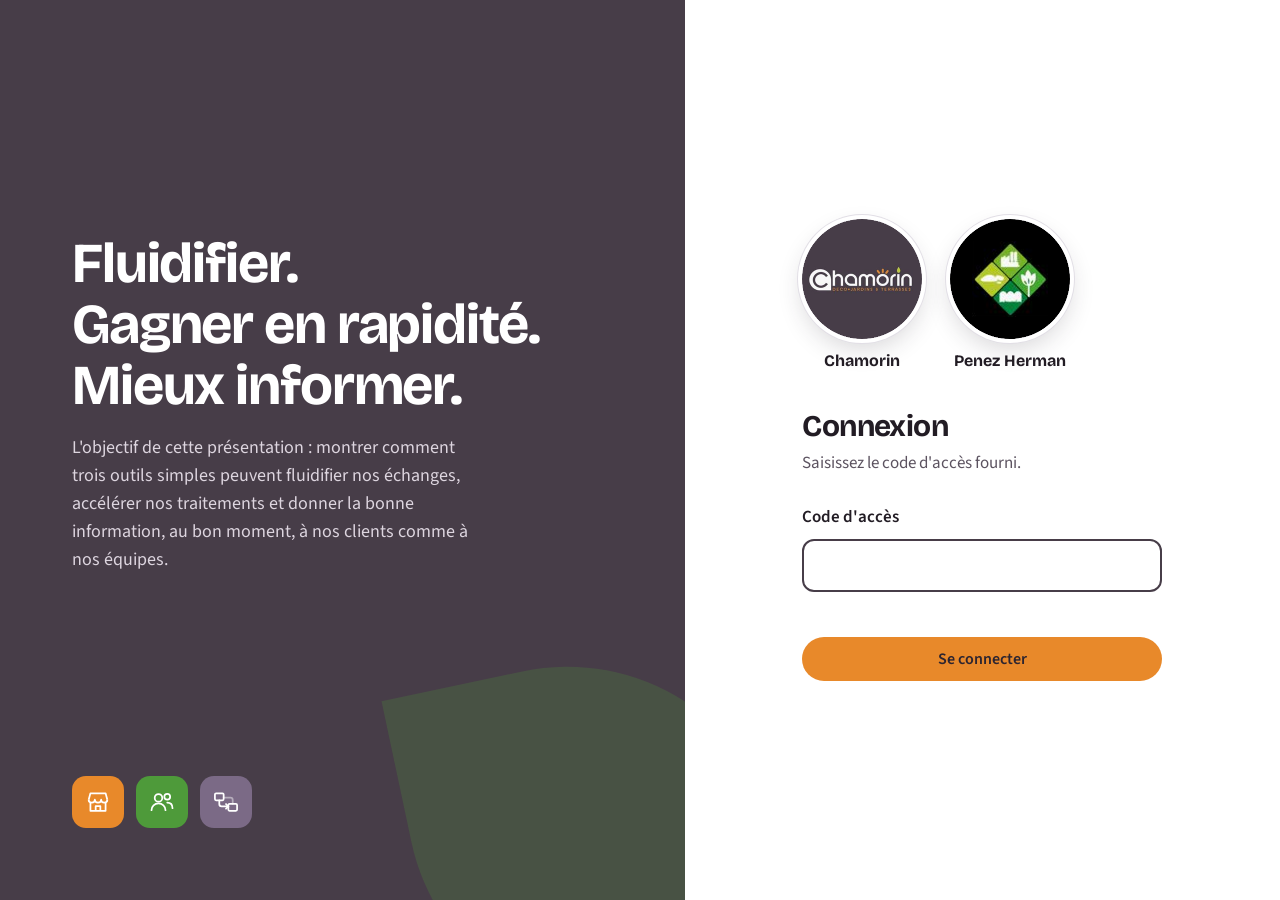
<file: index.html>
<!DOCTYPE html>
<html lang="fr">
<head>
  <meta charset="utf-8">
  <meta name="viewport" content="width=device-width, initial-scale=1, viewport-fit=cover">
  <title>Portail applicatif — Chamorin & Penez Herman</title>
  <link rel="icon" href="data:image/svg+xml,<svg xmlns='http://www.w3.org/2000/svg' viewBox='0 0 100 100'><rect width='100' height='100' rx='22' fill='%23473d48'/><text x='50' y='68' font-size='56' text-anchor='middle' fill='%23e8892a' font-family='Arial' font-weight='700'>C</text></svg>">
  <link rel="preconnect" href="https://fonts.googleapis.com">
  <link rel="preconnect" href="https://fonts.gstatic.com" crossorigin>
  <link href="https://fonts.googleapis.com/css2?family=Bricolage+Grotesque:opsz,wght@12..96,600;12..96,700;12..96,800&family=Source+Sans+3:wght@400;600&display=swap" rel="stylesheet">
  <link rel="stylesheet" href="style.css?v=11">
  <script src="auth.js?v=8"></script>
  <script src="apps.js?v=13"></script>
</head>
<body>

<!-- ==================== CONNEXION ==================== -->
<main id="login" class="login">
  <section class="login-side">
    <div class="login-pitch">
      <h1>Fluidifier.<br>Gagner en rapidité.<br>Mieux informer.</h1>
      <p>L'objectif de cette présentation : montrer comment trois outils simples peuvent fluidifier nos échanges, accélérer nos traitements et donner la bonne information, au bon moment, à nos clients comme à nos équipes.</p>
    </div>
    <div class="login-apps" id="loginApps"></div>
  </section>

  <section class="login-form-wrap">
    <form class="login-form" id="loginForm" novalidate>
      <div class="brand-avatars">
        <figure>
          <img src="avatar-chamorin.png?v=10" alt="" width="120" height="120">
          <figcaption>Chamorin</figcaption>
        </figure>
        <figure>
          <img src="avatar-penez-herman.png?v=10" alt="" width="120" height="120">
          <figcaption>Penez Herman</figcaption>
        </figure>
      </div>
      <h2>Connexion</h2>
      <p class="hint">Saisissez le code d'accès fourni.</p>
      <label for="code">Code d'accès</label>
      <input class="code-input" id="code" name="code" type="password" autocomplete="current-password" required autofocus>
      <p class="error" id="error" role="alert"></p>
      <button class="btn btn-primary" type="submit" id="submitBtn">Se connecter</button>
    </form>
  </section>
</main>

<!-- ==================== ACCUEIL ==================== -->
<div id="home" hidden>
  <header class="topbar">
    <div class="logos">
      <span class="mini-brand"><img src="avatar-chamorin.png?v=10" alt=""><span>Chamorin</span></span>
      <span class="mini-brand"><img src="avatar-penez-herman.png?v=10" alt=""><span>Penez Herman</span></span>
    </div>
    <p class="clock" id="clock" aria-live="off"></p>
    <button class="btn btn-ghost" id="logoutBtn" type="button">Se déconnecter</button>
  </header>

  <main>
    <section class="hero">
      <div class="hero-inner">
        <div>
          <h1>Présentation d'idées d'outils</h1>
          <p class="lead">Réunion de direction - Data &amp; Outils</p>
        </div>
        <nav class="stack" id="heroTiles" aria-label="Ouvrir une application"></nav>
      </div>
    </section>

    <section class="apps-section">
      <div class="apps-grid">
        <div class="apps-intro">
          <h2>Ce que fait chaque application</h2>
          <p class="intro">Chacune répond à un besoin précis et s'ouvre directement dans le portail. Vous pouvez passer de l'une à l'autre depuis la barre du haut.</p>
        </div>
        <div class="app-list" id="appList"></div>
      </div>
    </section>
  </main>

  <dialog class="explain" id="explainDialog" aria-labelledby="explainTitle">
    <button class="ex-x" type="button" data-close aria-label="Fermer">×</button>
    <div id="explainBody"></div>
  </dialog>

  <footer class="footer">
    <div class="footer-inner">
      <div class="logos">
        <span class="mini-brand"><img src="avatar-chamorin.png?v=10" alt=""><span>Chamorin</span></span>
        <span class="mini-brand"><img src="avatar-penez-herman.png?v=10" alt=""><span>Penez Herman</span></span>
      </div>
      <p>Chamorin & Penez Herman, outils internes</p>
    </div>
  </footer>
</div>

<script>
  // Diagnostic : si un fichier du portail est introuvable, on l'affiche au lieu d'une page blanche
  (function () {
    var missing = [];
    if (!window.PortailAuth) missing.push("auth.js");
    if (!window.PORTAIL_APPS) missing.push("apps.js");
    if (missing.length) {
      var err = document.getElementById("error");
      err.textContent = "Fichier introuvable sur le serveur : " + missing.join(", ") +
        ". Vérifiez qu'il est bien à la racine du dépôt, au même niveau que index.html.";
      document.getElementById("submitBtn").disabled = true;
    }
  })();
</script>
<script>
(function () {
  if (!window.PortailAuth || !window.PORTAIL_APPS) return;
  const apps = window.PORTAIL_APPS;
  const $ = id => document.getElementById(id);
  const esc = s => String(s).replace(/[&<>"]/g, c => ({ "&": "&amp;", "<": "&lt;", ">": "&gt;", '"': "&quot;" }[c]));
  const openUrl = a => "app.html?app=" + encodeURIComponent(a.id) + "&v=13";

  // Icônes sur l'écran de connexion
  $("loginApps").innerHTML = apps.map(a =>
    `<span style="background:${a.color}" title="${esc(a.name)}">${a.icon}</span>`).join("");

  // Tuiles du hero
  $("heroTiles").innerHTML = apps.map(a => `
    <a class="tile" href="${openUrl(a)}" style="background:${a.color}">
      ${a.icon}
      <span><strong>${esc(a.name)}</strong><small>${esc(a.audience)}</small></span>
    </a>`).join("");

  // Liste détaillée
  $("appList").innerHTML = apps.map(a => `
    <article class="app-row">
      <div class="app-icon" style="background:${a.color}">${a.icon}</div>
      <div>
        <h3>${esc(a.name)}</h3>
        <p class="aud">${esc(a.audience)}</p>
        <p class="sum">${esc(a.summary)}</p>
        <ul class="chips">${a.points.map(p => `<li>${esc(p)}</li>`).join("")}</ul>
      </div>
      <div class="row-actions">
        <button class="btn btn-explain" type="button" data-explain="${a.id}">Explication</button>
        <a class="btn btn-open" href="${openUrl(a)}">Ouvrir</a>
      </div>
    </article>`).join("");

  // Fenêtre d'explication
  const dlg = $("explainDialog");
  function openExplain(id) {
    const a = apps.find(x => x.id === id);
    if (!a || !a.note) return;
    const n = a.note;
    $("explainBody").innerHTML = `
      <header class="ex-head" style="background:${a.color}">
        <div class="ex-icon">${a.icon}</div>
        <div>
          <p class="ex-name">${esc(a.name)}</p>
          <h2 id="explainTitle">${esc(n.pitch)}</h2>
        </div>
      </header>
      <div class="ex-content">
        <p class="ex-idea">${esc(n.idea)}</p>
        ${n.blocks.map(b => `
          <section class="ex-block">
            <h3>${esc(b.title)}</h3>
            <ul>${b.items.map(i => `<li>${esc(i)}</li>`).join("")}</ul>
          </section>`).join("")}
      </div>
      <footer class="ex-foot">
        <button class="btn btn-quiet" type="button" data-close>Fermer</button>
        <a class="btn btn-open" href="${openUrl(a)}">Ouvrir ${esc(a.name)}</a>
      </footer>`;
    dlg.showModal();
    dlg.querySelector(".ex-content").scrollTop = 0;
  }
  $("appList").addEventListener("click", e => {
    const b = e.target.closest("[data-explain]");
    if (b) openExplain(b.dataset.explain);
  });
  dlg.addEventListener("click", e => {
    if (e.target === dlg || e.target.closest("[data-close]")) dlg.close();
  });

  function show() {
    const logged = PortailAuth.isLogged();
    $("login").hidden = logged;
    $("home").hidden = !logged;
    if (!logged) setTimeout(() => $("code").focus(), 0);
  }

  $("loginForm").addEventListener("submit", async e => {
    e.preventDefault();
    const input = $("code"), err = $("error"), btn = $("submitBtn");
    err.textContent = "";
    input.removeAttribute("aria-invalid");
    if (!input.value.trim()) { err.textContent = "Saisissez le code d'accès."; input.focus(); return; }
    btn.disabled = true;
    try {
      const ok = await PortailAuth.login(input.value);
      if (ok) {
        const next = new URLSearchParams(location.search).get("next");
        const target = apps.find(a => a.id === next);
        if (target) { location.href = openUrl(target); return; }
        input.value = "";
        show();
        window.scrollTo(0, 0);
      } else {
        err.textContent = "Code incorrect. Vérifiez la saisie et réessayez.";
        input.setAttribute("aria-invalid", "true");
        input.classList.remove("shake"); void input.offsetWidth; input.classList.add("shake");
        input.select();
      }
    } catch (ex) {
      err.textContent = ex.message;
    } finally {
      btn.disabled = false;
    }
  });

  // Date et heure du jour dans le bandeau
  function tick() {
    const now = new Date();
    const d = now.toLocaleDateString("fr-FR", { weekday: "long", day: "numeric", month: "long", year: "numeric" });
    const t = now.toLocaleTimeString("fr-FR", { hour: "2-digit", minute: "2-digit" });
    $("clock").innerHTML = `<span>${d.charAt(0).toUpperCase() + d.slice(1)}</span><strong>${t}</strong>`;
  }
  tick();
  setInterval(tick, 15000);

  $("logoutBtn").addEventListener("click", () => { PortailAuth.logout(); show(); });

  show();
})();
</script>
</body>
</html>
</file>
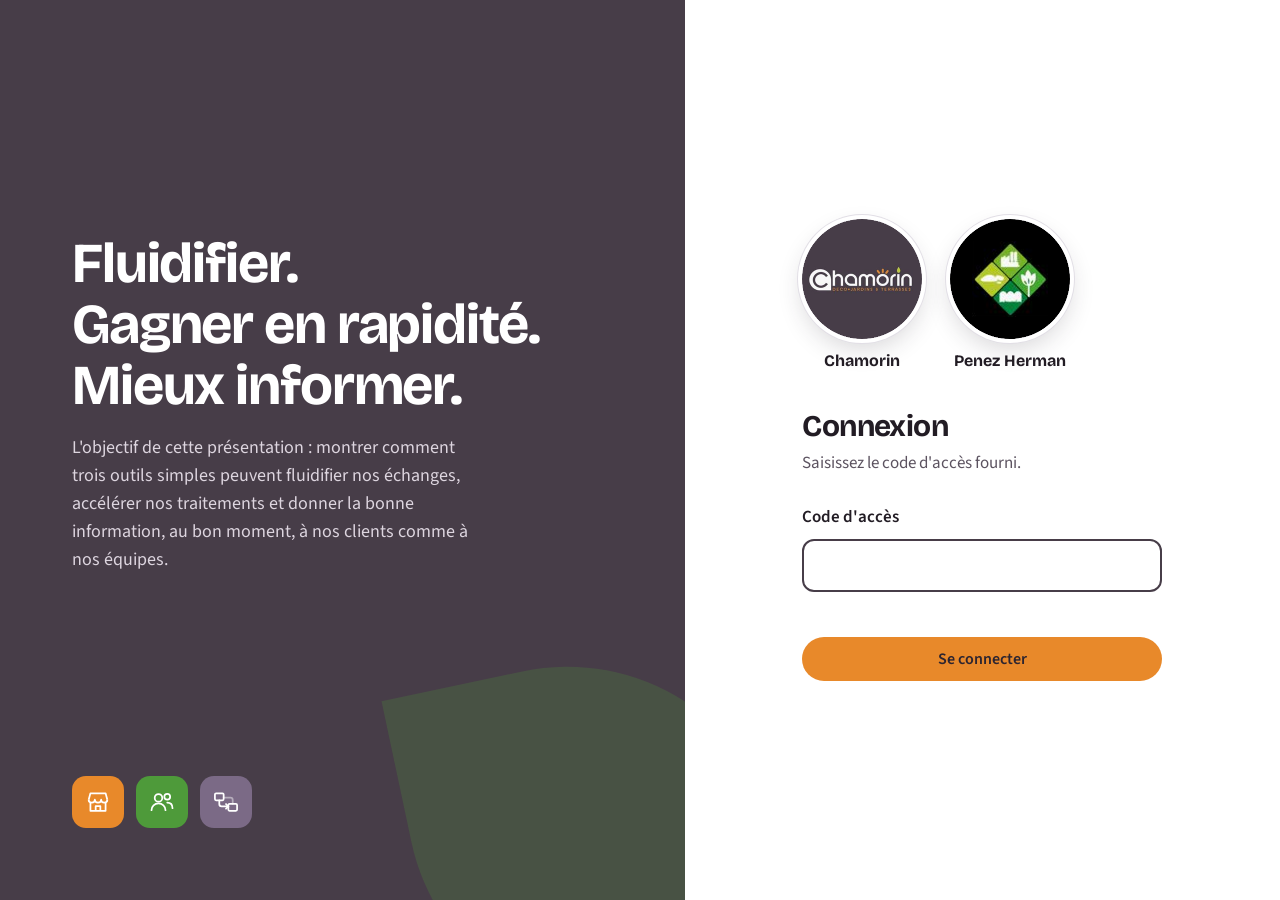
<file: app.html>
<!DOCTYPE html>
<html lang="fr" class="full">
<head>
  <meta charset="utf-8">
  <meta name="viewport" content="width=device-width, initial-scale=1, viewport-fit=cover">
  <title>Portail applicatif — Chamorin & Penez Herman</title>
  <link rel="preconnect" href="https://fonts.googleapis.com">
  <link rel="preconnect" href="https://fonts.gstatic.com" crossorigin>
  <link href="https://fonts.googleapis.com/css2?family=Bricolage+Grotesque:opsz,wght@12..96,700&family=Source+Sans+3:wght@400;600&display=swap" rel="stylesheet">
  <link rel="stylesheet" href="style.css?v=11">
  <script src="auth.js?v=7"></script>
  <script src="apps.js?v=13"></script>
  <script>
    // Pas de session : retour à l'écran de connexion, puis retour ici après connexion
    (function () {
      const id = new URLSearchParams(location.search).get("app") || "";
      if (!PortailAuth.isLogged()) location.replace("index.html?next=" + encodeURIComponent(id));
    })();
  </script>
</head>
<body>
  <div class="viewer">
    <header class="topbar">
      <a class="back" href="index.html" title="Retour à l'accueil">
        <span class="mini-brand"><img src="avatar-chamorin.png?v=10" alt=""><span>Accueil</span></span>
      </a>
      <nav class="viewer-nav" id="nav" aria-label="Applications"></nav>
      <button class="btn btn-ghost" id="logoutBtn" type="button">Se déconnecter</button>
    </header>
    <iframe id="frame" title="Application"></iframe>
  </div>

<script>
(function () {
  const apps = window.PORTAIL_APPS;
  const id = new URLSearchParams(location.search).get("app");
  const current = apps.find(a => a.id === id);
  if (!current) { location.replace("index.html"); return; }

  document.title = current.name + " — Portail Chamorin & Penez Herman";
  document.getElementById("frame").src = current.file;
  document.getElementById("frame").title = current.name;

  document.getElementById("nav").innerHTML = apps.map(a => `
    <a href="app.html?app=${encodeURIComponent(a.id)}&v=13" ${a.id === current.id ? 'aria-current="page"' : ""} title="${a.name}">
      ${a.icon}<span>${a.name}</span>
    </a>`).join("");

  document.getElementById("logoutBtn").addEventListener("click", () => {
    PortailAuth.logout();
    location.href = "index.html";
  });
})();
</script>
</body>
</html>
</file>
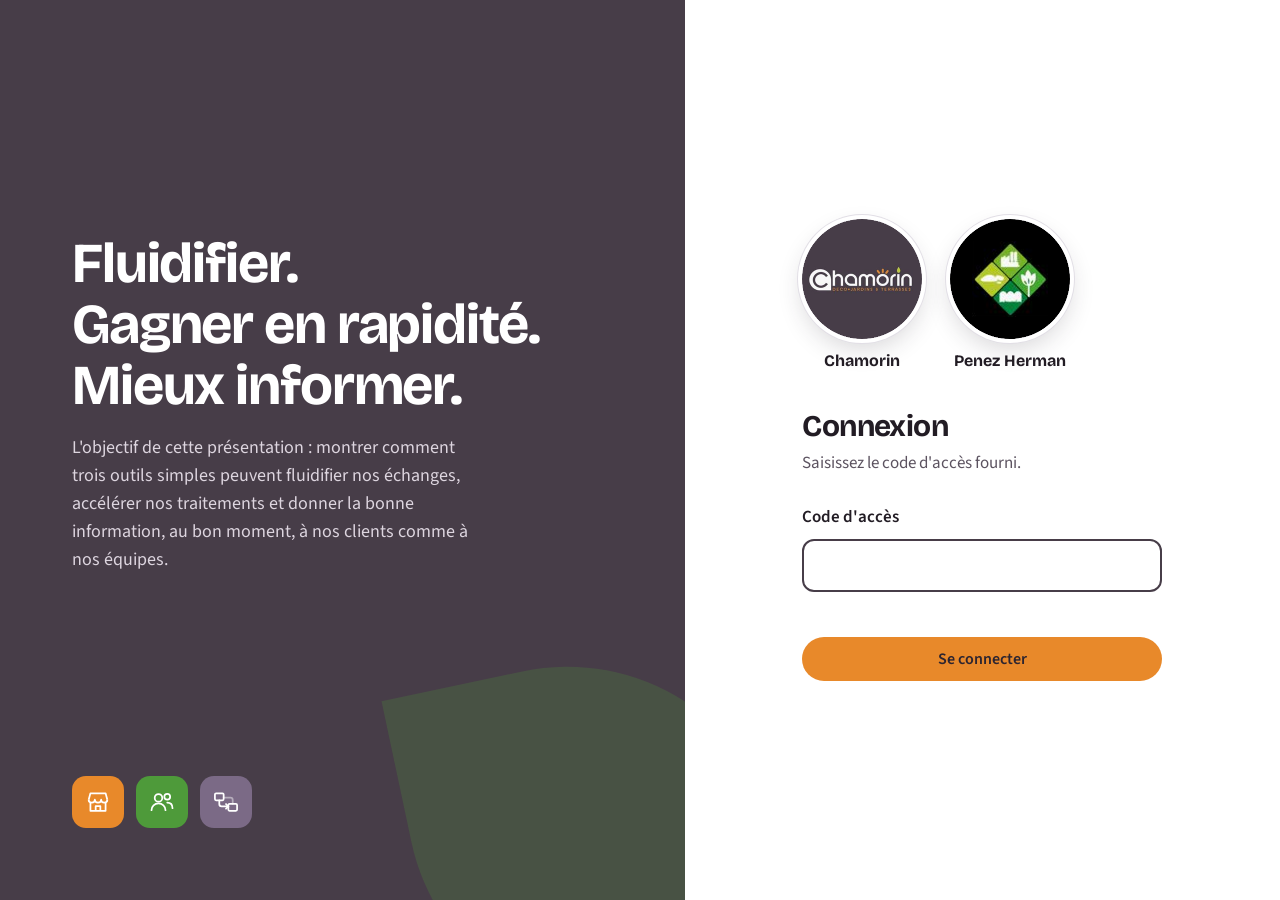
<file: migration.html>
<!DOCTYPE html>
<html lang="fr">
<head>
<!-- Protection portail : autonome, ne dépend d'aucun autre fichier -->
<script>(function(){try{if(window.top!==window.self)return;var s=JSON.parse(sessionStorage.getItem("cph-portail-session")||"null");if(s&&s.exp>Date.now())return;}catch(e){}location.replace("index.html?next=migration");})();</script>

<meta charset="utf-8">
<meta name="viewport" content="width=device-width, initial-scale=1, viewport-fit=cover">
<title>Atelier de Migration - Divalto</title>
<link rel="preconnect" href="https://fonts.googleapis.com">
<link rel="preconnect" href="https://fonts.gstatic.com" crossorigin>
<link href="https://fonts.googleapis.com/css2?family=Instrument+Sans:wght@400;500;600;700&display=swap" rel="stylesheet">
<style>
:root{
  --paper:#F2F4F7; --surface:#FFFFFF; --ink:#16223A; --muted:#5A6880; --line:#D8DEE8; --soft:#E8ECF2;
  --focus:#2F62C9;
  --adib:#2F62C9; --chamorin:#12836A; --ph:#7A45C4; --rc:#D39400; --eurodef:#8C96A6;
  --free:#A7B1C2;
  --block:#C2362B; --block-bg:#FBE9E7; --ok:#1C7F47; --ok-bg:#E4F4EA; --thead:#D5E5F4; --overlay:rgba(15,22,36,.45);
  box-sizing:border-box;
  padding-top:env(safe-area-inset-top,0px);
  padding-bottom:env(safe-area-inset-bottom,0px);
}
@media (prefers-color-scheme:dark){
  :root:not([data-theme="light"]){
    --paper:#0F1521; --surface:#172032; --ink:#E7ECF4; --muted:#9AA7BC; --line:#2A3650; --soft:#1F2A3F;
    --focus:#7FA6F5;
    --adib:#6C98F0; --chamorin:#3DBE9A; --ph:#AE86EC; --rc:#F2BE3A; --eurodef:#8C96A6; --free:#4A5670;
    --block:#FF7D70; --block-bg:#3A1F22; --ok:#5ED592; --ok-bg:#16322A; --thead:#22364F; --overlay:rgba(0,0,0,.6);
  }
}
:root[data-theme="dark"]{
  --paper:#0F1521; --surface:#172032; --ink:#E7ECF4; --muted:#9AA7BC; --line:#2A3650; --soft:#1F2A3F;
  --focus:#7FA6F5;
  --adib:#6C98F0; --chamorin:#3DBE9A; --ph:#AE86EC; --rc:#F2BE3A; --eurodef:#8C96A6; --free:#4A5670;
    --block:#FF7D70; --block-bg:#3A1F22; --ok:#5ED592; --ok-bg:#16322A; --thead:#22364F; --overlay:rgba(0,0,0,.6);
}
*,*::before,*::after{box-sizing:inherit}
html{scroll-padding-top:env(safe-area-inset-top,0px)}
body{
  margin:0; background:var(--paper); color:var(--ink);
  font-family:"Instrument Sans",system-ui,-apple-system,"Segoe UI",Roboto,sans-serif;
  font-size:16px; line-height:1.5; font-variant-numeric:tabular-nums;
  -webkit-font-smoothing:antialiased;
}
.wrap{max-width:1200px; margin:0 auto; padding:40px 24px 64px}
:focus-visible{outline:2px solid var(--focus); outline-offset:2px; border-radius:4px}

/* En-tête */
.brand{margin:0 0 12px}
.logo{display:block; height:44px; width:auto; max-width:100%}
header h1{font-size:clamp(1.8rem,4vw,2.2rem); line-height:1.08; letter-spacing:-.02em; margin:0; font-weight:700}
.titlerow{display:flex; flex-wrap:wrap; align-items:center; justify-content:space-between; gap:18px 28px; margin:0 0 4px}
.motto{display:flex; gap:0; margin:0; padding:0; list-style:none}
.motto li{width:76px; display:flex; flex-direction:column; align-items:center; gap:6px}
.motto .l{
  width:44px; height:44px; border-radius:50%; display:grid; place-items:center;
  background:#141C45; border:1.5px solid #4A5BB0; color:#C9D7FF;
  font-family:Georgia,"Times New Roman",serif; font-weight:700; font-size:1.3rem; line-height:1
}
.motto li:last-child{width:90px; align-items:flex-end}
.motto li:last-child .l{margin-right:23px}
.motto li.hl .l{color:#F39200; border-color:#F39200}
.motto .w{font-size:.72rem; font-weight:600; color:var(--ink); white-space:nowrap}
@media (prefers-reduced-motion:no-preference){
  .motto li{animation:mottoIn .5s ease-out both; animation-delay:calc(var(--i) * 70ms + 150ms)}
  @keyframes mottoIn{from{opacity:0; transform:translateY(6px)} to{opacity:1; transform:none}}
}
@media (max-width:620px){ .motto{flex-wrap:wrap; row-gap:10px; width:100%} .motto li,.motto li:last-child{width:25%; flex:0 0 25%; align-items:center} .motto li:last-child .l{margin-right:0} .motto .l{width:38px; height:38px; font-size:1.1rem} .motto .w{font-size:.7rem} }
header p.lead{font-size:1.1rem; color:var(--muted); max-width:62ch; margin:0}

/* Échelle de temps */
.scale{margin:26px 0 0; background:var(--surface); border:1px solid var(--line); border-radius:14px; padding:18px 20px 14px}
.scale-head{display:flex; flex-wrap:wrap; gap:6px 20px; align-items:baseline; justify-content:space-between; margin:0 0 12px}
.scale-head h2{margin:0; font-size:1.1rem; font-weight:600; display:flex; align-items:center; gap:10px}
.scale-head .ico{width:28px; height:28px}
.scale-head .prog{font-size:.93rem; color:var(--muted)}
.scale-head .prog b{color:var(--ink); font-weight:600}
.track-wrap{overflow-x:auto; padding-bottom:4px}
.track{position:relative; min-width:680px; height:222px}
.wk{position:absolute; top:0; bottom:0; border-left:1px solid var(--line); padding:0 0 0 6px; font-size:.78rem; color:var(--muted); line-height:1.25}
.wk b{display:block; font-size:.88rem; color:var(--ink); font-weight:600}
.wk.end{background:var(--block-bg); border-left-color:var(--block)}
.wk.end b{color:var(--block)}
.lane-l{position:absolute; left:0; font-size:.75rem; color:var(--muted); transform:translateY(-100%); padding-bottom:3px; white-space:nowrap}
.lane-l.ws-l{top:62px; transform:none; padding:0}
.band{position:absolute; border-radius:99px}
.band.ws{top:66px; height:10px; background:var(--soft); border:1px solid var(--line)}
.band.test{top:104px; height:16px; background:linear-gradient(90deg,var(--adib),var(--ph) 70%,var(--block)); opacity:.95}
.band.done{top:104px; height:16px; background:var(--ink); opacity:.18; border-radius:99px 0 0 99px}
.tick{position:absolute; top:67px; width:6px; height:6px; margin-left:-3px; border-radius:50%; background:var(--muted); opacity:.8; margin-top:1px}
.ms{position:absolute; top:94px; display:flex; flex-direction:column; gap:2px; pointer-events:none}
.ms .flag{width:26px; height:26px; border-radius:50%; background:var(--surface); border:2px solid var(--ink); display:grid; place-items:center; margin-top:-2px}
.ms .flag svg{width:14px; height:14px; fill:none; stroke:var(--ink); stroke-width:2; stroke-linecap:round; stroke-linejoin:round}
.ms.end .flag{border-color:var(--block)} .ms.end .flag svg{stroke:var(--block)}
.ms .lbl{font-size:.8rem; line-height:1.2; white-space:nowrap; background:var(--surface); padding:0 4px 0 0; margin-top:4px}
.ms .lbl b{display:block; font-size:.88rem}
.ms.start{transform:translateX(-13px); align-items:flex-start}
.ms.end{transform:translateX(calc(-100% + 13px)); align-items:flex-end} .ms.end .lbl{text-align:right; padding:0 0 0 4px}
.inst{position:absolute; top:106px; transform:translateX(-7px); display:flex; flex-direction:column; align-items:flex-start; pointer-events:none}
.inst .dia{width:14px; height:14px; background:var(--chamorin); transform:rotate(45deg); border-radius:2px; border:2px solid var(--surface); box-shadow:0 0 0 1px var(--chamorin)}
.inst .stem{width:0; height:62px; border-left:2px solid var(--chamorin); margin-left:6px}
.inst .lbl{display:flex; align-items:center; gap:8px; font-size:.8rem; line-height:1.2; white-space:nowrap; background:var(--surface); padding:0 4px 0 0}
.inst .lbl b{display:block; font-size:.88rem}
.inst .ic{width:26px; height:26px; border-radius:7px; display:grid; place-items:center; background:var(--ok-bg); color:var(--chamorin); flex:none}
.inst .ic svg{width:15px; height:15px; fill:none; stroke:currentColor; stroke-width:2; stroke-linecap:round; stroke-linejoin:round}
.today-line{position:absolute; top:44px; bottom:78px; width:0; border-left:2px dashed var(--focus)}
.today-line span{position:absolute; top:0; left:4px; font-size:.75rem; font-weight:600; color:var(--focus); white-space:nowrap; background:var(--surface); padding:0 3px}
.facts{display:flex; flex-wrap:wrap; gap:8px 28px; margin:26px 0 0; padding:0; list-style:none}
.facts li{font-size:.95rem; color:var(--muted)}
.facts b{display:block; font-size:1.6rem; color:var(--ink); font-weight:600; line-height:1.1}

.next{
  margin:28px 0 0; background:var(--ink); color:var(--paper);
  border-radius:14px; padding:18px 22px; display:flex; flex-wrap:wrap; gap:6px 24px; align-items:baseline;
}
.next .k{font-size:.9rem; opacity:.75}
.next .when{font-size:1.25rem; font-weight:600}
.next .what{font-size:1.05rem}
.next[hidden]{display:none}

/* Légende et filtres */
.bar{margin:36px 0 18px; display:flex; flex-wrap:wrap; gap:14px; align-items:center; justify-content:space-between}
.tabs{display:inline-flex; background:var(--soft); border-radius:10px; padding:4px}
.tabs button{
  font:inherit; font-weight:500; border:0; background:transparent; color:var(--muted);
  padding:8px 16px; border-radius:7px; cursor:pointer;
}
.tabs button[aria-selected="true"]{background:var(--surface); color:var(--ink); box-shadow:0 1px 2px rgba(20,30,50,.12)}
.filters{display:flex; flex-wrap:wrap; gap:10px}
.filters select,.filters input{
  font:inherit; font-size:.95rem; color:var(--ink); background:var(--surface);
  border:1px solid var(--line); border-radius:8px; padding:8px 10px; min-width:0;
}
.filters input{width:190px}
.legend{display:flex; flex-wrap:wrap; gap:6px 18px; margin:0 0 22px; padding:0; list-style:none; font-size:.92rem; color:var(--muted)}
.legend li{display:flex; align-items:center; gap:7px}
.dot{width:10px; height:10px; border-radius:50%; flex:none; background:var(--c)}
.count{font-size:.92rem; color:var(--muted); margin:0 0 14px}

/* Chronologie */
.month{margin:34px 0 10px; font-size:1.35rem; font-weight:600; letter-spacing:-.01em}
.month:first-child{margin-top:0}
.day{
  display:grid; grid-template-columns:120px 1fr 1fr; gap:12px; align-items:stretch;
  padding:12px 0; border-top:1px solid var(--line);
}
.date{display:flex; flex-direction:column; justify-content:flex-start; padding-top:4px}
.date .num{font-size:2.6rem; font-weight:700; line-height:.95; letter-spacing:-.03em}
.date .wd{font-size:.95rem; color:var(--muted)}
.date .tag{margin-top:6px; font-size:.78rem; color:var(--muted); background:var(--soft); border-radius:99px; padding:1px 8px; align-self:flex-start}
.day.today .date .tag{background:var(--ink); color:var(--paper)}
.day.past{opacity:.5}

.slot{
  background:var(--surface); border:1px solid var(--line); border-radius:12px;
  padding:12px 14px 12px; position:relative; min-height:88px;
}
.slot .time{font-size:.85rem; color:var(--muted); margin:0 0 2px}
.slot h3{margin:0 0 8px; font-size:1.08rem; font-weight:600; line-height:1.25}
.slot ul{list-style:none; margin:0; padding:0; display:grid; gap:5px}
.slot li{display:grid; grid-template-columns:10px auto 1fr; gap:8px; align-items:baseline; font-size:.95rem}
.slot li .dot{transform:translateY(1px)}
.slot li .ent{color:var(--muted); white-space:nowrap}
.slot li .who{font-weight:500}
.slot.is-next{border-color:var(--ink); box-shadow:0 0 0 1px var(--ink)}
.slot.free{background:transparent; border-style:dashed; color:var(--free); display:flex; flex-direction:column}
.slot.free .time{color:var(--free)}
.slot.free p{margin:auto 0; font-size:.95rem}
.slot.dim{opacity:.28}

/* Vue par service */
.matrix-wrap{overflow-x:auto; background:var(--surface); border:1px solid var(--line); border-radius:12px}
table.matrix{border-collapse:separate; border-spacing:0; width:100%; min-width:880px; font-size:.9rem}
.matrix th,.matrix td{border-bottom:1px solid var(--line); padding:8px 6px; text-align:center; vertical-align:middle}
.matrix thead th{font-weight:500; color:var(--muted); font-size:.8rem; line-height:1.2; background:var(--surface)}
.matrix thead th b{display:block; font-size:1.15rem; color:var(--ink); font-weight:600}
.matrix thead th.sep,.matrix td.sep{border-left:2px solid var(--line)}
.matrix th[scope="row"]{
  text-align:left; min-width:210px; position:sticky; left:0; background:var(--surface); z-index:1;
  font-weight:600; font-size:.95rem; padding-left:14px; border-right:1px solid var(--line)
}
.matrix th[scope="row"] small{display:block; font-weight:400; color:var(--muted); font-size:.82rem}
.matrix tbody tr:last-child > *{border-bottom:0}
.pill{
  display:inline-flex; flex-direction:column; align-items:center; gap:3px;
  background:var(--soft); border-radius:8px; padding:5px 7px; cursor:default; min-width:44px
}
.pill .h{font-weight:600; font-size:.85rem}
.pill .ents{display:flex; gap:3px}
.pill .ents .dot{width:7px; height:7px}
.matrix td.past .pill{opacity:.45}


.ico{
  display:inline-flex; align-items:center; justify-content:center; flex:none;
  width:30px; height:30px; border-radius:8px; background:var(--soft); color:var(--ink)
}
.ico svg{width:18px; height:18px; fill:none; stroke:currentColor; stroke-width:1.8; stroke-linecap:round; stroke-linejoin:round}
.slot h3{display:flex; align-items:center; gap:10px}
.rowhead{display:flex; align-items:center; gap:10px}
.next .ico{background:rgba(255,255,255,.14); color:inherit; width:34px; height:34px}
.next .what{display:inline-flex; align-items:center; gap:10px}
.svc-legend{display:flex; flex-wrap:wrap; gap:8px 16px; margin:0 0 14px; padding:0; list-style:none; font-size:.92rem; color:var(--muted)}
.svc-legend li{display:flex; align-items:center; gap:8px}
.svc-legend .ico{width:26px; height:26px}
.svc-legend .ico svg{width:15px; height:15px}

/* Participants cliquables */
.slot li{display:block}
.person{
  all:unset; box-sizing:border-box; width:100%; cursor:pointer;
  display:grid; grid-template-columns:10px auto 1fr auto; gap:8px; align-items:baseline;
  padding:3px 6px; margin:0 -6px; border-radius:6px; font-size:.95rem
}
.person:hover{background:var(--soft)}
.person:focus-visible{outline:2px solid var(--focus)}
.person .dot{transform:translateY(1px)}
.person .ent{color:var(--muted); white-space:nowrap}
.person .who{font-weight:500; text-decoration:underline; text-decoration-color:var(--line); text-underline-offset:3px}
.badge{font-size:.75rem; font-weight:600; border-radius:99px; padding:1px 8px; white-space:nowrap; background:var(--soft); color:var(--muted)}
.badge.block{background:var(--block-bg); color:var(--block)}
.hint{font-size:.88rem; color:var(--muted); margin:-6px 0 18px}

/* Vue points bloquants */
.sumrow{display:flex; flex-wrap:wrap; gap:10px; margin:0 0 16px}
.sum{background:var(--surface); border:1px solid var(--line); border-radius:10px; padding:10px 16px; font-size:.92rem; color:var(--muted)}
.sum b{display:block; font-size:1.4rem; color:var(--ink); line-height:1.15}
.sum.block b{color:var(--block)}
.sum.ok b{color:var(--ok)}
.tbl-wrap{overflow-x:auto; background:var(--surface); border:1px solid var(--line); border-radius:12px}
table.list{border-collapse:collapse; width:100%; min-width:900px; font-size:.9rem}
.list th{background:var(--thead); text-align:left; font-weight:700; padding:8px 10px; border:1px solid var(--line)}
.list td{padding:8px 10px; border:1px solid var(--line); vertical-align:top; white-space:pre-wrap}
.list tbody tr{cursor:pointer}
.list tbody tr:hover td{background:var(--soft)}
.list .svc{display:flex; align-items:center; gap:8px; white-space:nowrap}
.list .svc .ico{width:26px; height:26px}
.list .svc .ico svg{width:15px; height:15px}

.btn{
  font:inherit; font-size:.92rem; font-weight:500; border-radius:8px; padding:8px 14px; cursor:pointer;
  border:1px solid var(--line); background:var(--surface); color:var(--ink)
}
.btn.primary{background:var(--ink); color:var(--paper); border-color:var(--ink)}
.btn:disabled{opacity:.5; cursor:default}
.actions{display:flex; flex-wrap:wrap; gap:10px; align-items:center; justify-content:space-between; margin:0 0 14px}
.mode{font-size:.85rem; color:var(--muted)}

/* Fiche participant */
.overlay{position:fixed; inset:0; background:var(--overlay); z-index:20; display:flex; justify-content:flex-end}
.overlay[hidden]{display:none}
.panel{
  background:var(--paper); width:min(1180px,100%); height:100%; overflow:auto;
  padding:calc(24px + env(safe-area-inset-top,0px)) 28px calc(28px + env(safe-area-inset-bottom,0px));
  box-shadow:-8px 0 30px rgba(10,15,30,.25)
}
.panel-head{display:flex; gap:16px; align-items:flex-start; justify-content:space-between; margin:0 0 18px}
.panel-head .svcline{display:flex; align-items:center; gap:10px; color:var(--muted); font-size:.95rem; margin:0 0 6px}
.panel-head h2{margin:0 0 6px; font-size:1.8rem; line-height:1.1; letter-spacing:-.01em}
.panel-head .meta{margin:0; color:var(--muted); font-size:.93rem; display:flex; flex-wrap:wrap; gap:4px 16px; align-items:center}
.panel-head .meta span{display:inline-flex; align-items:center; gap:6px}
.close{all:unset; cursor:pointer; width:38px; height:38px; border-radius:8px; display:grid; place-items:center; font-size:1.4rem; color:var(--muted); flex:none}
.close:hover{background:var(--soft)}
.close:focus-visible{outline:2px solid var(--focus)}

table.tests{border-collapse:collapse; width:100%; min-width:1000px; background:var(--surface)}
.tests th{
  background:var(--thead); color:var(--ink); font-weight:700; font-size:.92rem; text-align:center;
  padding:7px 8px; border:1px solid #8FA3BA
}
.tests td{border:1px solid var(--line); padding:0; vertical-align:top}
.tests td.st{width:118px}
.tests td.en{width:150px; box-shadow:inset 4px 0 0 var(--c)}
.tests tr.is-block td.en{box-shadow:inset 4px 0 0 var(--c)}
.tests td.del{width:44px; text-align:center; vertical-align:middle}
.tests textarea,.tests select{
  font:inherit; font-size:.9rem; color:var(--ink); background:transparent; border:0; width:100%;
  padding:8px 9px; resize:none; min-height:62px; display:block; line-height:1.4; overflow:hidden
}
.tests select{min-height:auto; height:100%; padding:8px 6px; cursor:pointer}
.tests textarea:focus,.tests select:focus{outline:2px solid var(--focus); outline-offset:-2px; background:var(--surface)}
.tests tr.is-block td{background:var(--block-bg)}
.tests tr.is-block td.st{box-shadow:inset 3px 0 0 var(--block)}
.tests tr.is-ok td.st{box-shadow:inset 3px 0 0 var(--ok)}
.tests select.s-block{color:var(--block); font-weight:600}
.tests select.s-ok{color:var(--ok); font-weight:600}
.rm{all:unset; cursor:pointer; color:var(--muted); width:30px; height:30px; border-radius:6px; display:inline-grid; place-items:center; font-size:.8rem}
.rm:hover{background:var(--soft); color:var(--block)}
.rm.confirm{background:var(--block); color:#fff; width:auto; padding:0 8px}
.rm:focus-visible{outline:2px solid var(--focus)}
.panel .empty{padding:28px 0}
.saved{font-size:.85rem; color:var(--muted)}
@media (max-width:720px){ .panel{padding-left:16px; padding-right:16px} .panel-head h2{font-size:1.45rem} }
@media print{ .overlay{display:none} }
.empty{padding:40px 0; color:var(--muted); text-align:center}
[hidden]{display:none !important}

@media (max-width:720px){
  .wrap{padding:28px 16px 48px}
  .day{grid-template-columns:1fr 1fr}
  .date{grid-column:1 / -1; flex-direction:row; align-items:baseline; gap:10px}
  .date .num{font-size:1.9rem}
  .date .tag{margin-top:0}
  .filters{width:100%}
  .filters select,.filters input{flex:1 1 140px; width:auto}
}
@media (max-width:460px){ .day{grid-template-columns:1fr} }
@media print{
  body{background:#fff}
  .bar,.next{display:none}
  .day{break-inside:avoid}
  .day.past{opacity:1}
}
@media (prefers-reduced-motion:no-preference){
  .slot.is-next{animation:pulse 2.4s ease-out 1}
  @keyframes pulse{0%{box-shadow:0 0 0 1px var(--ink),0 0 0 0 rgba(47,98,201,.45)}100%{box-shadow:0 0 0 1px var(--ink),0 0 0 12px rgba(47,98,201,0)}}
}
</style>
</head>
<body>
<div class="wrap">
  <header>
    <div class="titlerow">
      <div>
      <div class="brand">
        <picture>
          <source media="(prefers-color-scheme: dark)" srcset="[data-uri]">
          <img class="logo" src="[data-uri]" alt="Divalto" width="239" height="59">
        </picture>
      </div>
        <h1>Atelier de Migration - Divalto</h1>
      </div>
      <ul class="motto" aria-label="Divalto : Déterminés, Impliqués, Vigilants, Alignés, Lucides, Testeurs, Opérationnels"><li style="--i:0"><span class="l" aria-hidden="true">D</span><span class="w">Déterminés</span></li><li style="--i:1"><span class="l" aria-hidden="true">I</span><span class="w">Impliqués</span></li><li style="--i:2"><span class="l" aria-hidden="true">V</span><span class="w">Vigilants</span></li><li style="--i:3"><span class="l" aria-hidden="true">A</span><span class="w">Alignés</span></li><li style="--i:4" class="hl"><span class="l" aria-hidden="true">L</span><span class="w">Lucides</span></li><li style="--i:5"><span class="l" aria-hidden="true">T</span><span class="w">Testeurs</span></li><li style="--i:6"><span class="l" aria-hidden="true">O</span><span class="w">Opérationnels</span></li></ul>
    </div>
    <div class="scale" id="scale" aria-label="Échelle de temps de la phase de test"></div>
    <ul class="facts" id="facts"></ul>
    <div class="next" id="next" hidden></div>
  </header>

  <div class="bar">
    <div class="tabs" role="tablist" aria-label="Affichage">
      <button role="tab" aria-selected="true" data-view="chrono">Chronologie</button>
      <button role="tab" aria-selected="false" data-view="matrix">Par service</button>
      <button role="tab" aria-selected="false" data-view="blocks">Points bloquants</button>
    </div>
    <div class="filters">
      <select id="fService" aria-label="Filtrer par service"><option value="">Tous les services</option></select>
      <select id="fEntity" aria-label="Filtrer par entité"><option value="">Toutes les entités</option></select>
      <input id="fName" type="search" placeholder="Chercher un participant" aria-label="Chercher un participant">
    </div>
  </div>

  <ul class="svc-legend" id="svcLegend"></ul>
  <ul class="legend" id="legend"></ul>
  <p class="count" id="count"></p>
  <p class="hint" id="hint">Cliquez sur un participant pour ouvrir sa fiche de tests et noter les points bloquants.</p>

  <section id="chrono"></section>
  <section id="matrix" hidden></section>
  <section id="blocks" hidden></section>
</div>

<div class="overlay" id="overlay" hidden>
  <div class="panel" role="dialog" aria-modal="true" aria-labelledby="pTitle" id="panel"></div>
</div>
<script>
const ENTITIES = {
  "Adib":{c:"var(--adib)"},
  "Chamorin":{c:"var(--chamorin)"},
  "Penez Herman":{c:"var(--ph)"},
  "Rocher Coupé":{c:"var(--rc)"},
  "Eurodef":{c:"var(--eurodef)"}
};
const SERVICES = ["Achat","ADV","Commercial externe","Comptabilité","Compte clé","Logistique","Production","QSE"];
const ICONS = {
  "Achat":'<circle cx="9" cy="20" r="1.4"/><circle cx="18" cy="20" r="1.4"/><path d="M2.5 3.5h3l2.4 11.2a1.5 1.5 0 0 0 1.5 1.2h8.3a1.5 1.5 0 0 0 1.5-1.2L21 7.5H6.4"/>',
  "ADV":'<path d="M4 13v-1a8 8 0 0 1 16 0v1"/><rect x="3" y="13" width="4" height="6" rx="1.5"/><rect x="17" y="13" width="4" height="6" rx="1.5"/><path d="M19 19c0 1.5-1.5 2.5-4 2.5h-2"/>',
  "Commercial externe":'<rect x="3" y="7" width="18" height="13" rx="2"/><path d="M8.5 7V5.5A1.5 1.5 0 0 1 10 4h4a1.5 1.5 0 0 1 1.5 1.5V7"/><path d="M3 12.5h18"/><path d="M11 12.5v1.5h2v-1.5"/>',
  "Comptabilité":'<rect x="5" y="2.5" width="14" height="19" rx="2"/><rect x="8" y="5.5" width="8" height="4" rx=".8"/><path d="M8.5 13h.01M12 13h.01M15.5 13h.01M8.5 16.5h.01M12 16.5h.01M15.5 16.5h.01"/>',
  "Compte clé":'<circle cx="8" cy="15" r="4.5"/><path d="M11.2 11.8 20 3"/><path d="M16.5 6.5l2.5 2.5"/><path d="M14.5 8.5l2 2"/>',
  "Logistique":'<path d="M2.5 6.5h11v10h-11z"/><path d="M13.5 10h4l3 3.2v3.3h-7"/><circle cx="6.5" cy="17.5" r="1.8"/><circle cx="17" cy="17.5" r="1.8"/>',
  "Production":'<path d="M3 20.5V10l5 3V10l5 3V10l5 3V4.5h3v16z"/><path d="M7 17h2M12 17h2"/>',
  "QSE":'<path d="M12 2.8 4.5 5.8v5.7c0 4.6 3.2 8.2 7.5 9.7 4.3-1.5 7.5-5.1 7.5-9.7V5.8z"/><path d="m8.8 12 2.3 2.3 4.3-4.6"/>'
};
const icon = (svc) => `<span class="ico" aria-hidden="true"><svg viewBox="0 0 24 24">${ICONS[svc]||""}</svg></span>`;
const DAYS = ["2026-09-17","2026-09-18","2026-09-25","2026-10-01","2026-10-02","2026-10-07","2026-10-08","2026-10-09","2026-10-15","2026-10-16","2026-10-22","2026-10-23","2026-10-29","2026-10-30"];
const SLOTS = {am:{label:"Matin", time:"10h – 12h", start:10, end:12}, pm:{label:"Après-midi", time:"14h – 16h", start:14, end:16}};

const S = (d,s,svc,parts) => ({d,s,svc,parts:parts.map(([e,w])=>({e,w}))});
const SESSIONS = [
  S("2026-09-17","am","Achat",[["Chamorin","Claire"],["Penez Herman","Cathy"],["Rocher Coupé","Franck"]]),
  S("2026-09-17","pm","ADV",[["Chamorin","Dorian + Laure"],["Penez Herman","Théa / Alexis / Vincent J"]]),
  S("2026-09-18","am","Logistique",[["Adib","Michael"],["Chamorin","Vincent"],["Penez Herman","Alexis-Louise"],["Rocher Coupé","Franck"]]),
  S("2026-09-18","pm","ADV",[["Adib","Julie / Séverine"]]),
  S("2026-09-25","am","Logistique",[["Adib","Michael"],["Chamorin","Vincent"],["Penez Herman","Alexis-Louise"],["Rocher Coupé","Franck"]]),
  S("2026-09-25","pm","Commercial externe",[["Adib","Christelle"]]),
  S("2026-10-01","am","ADV",[["Penez Herman","Vincent J"]]),
  S("2026-10-01","pm","Achat",[["Chamorin","Claire"],["Penez Herman","Cathy"],["Rocher Coupé","Franck"]]),
  S("2026-10-02","am","ADV",[["Rocher Coupé","Audrey"]]),
  S("2026-10-02","pm","ADV",[["Chamorin","Dorian + Laure"],["Penez Herman","Théa / Alexis / Vincent J"]]),
  S("2026-10-07","am","Comptabilité",[["Adib","Marie-Nathalie"]]),
  S("2026-10-07","pm","Achat",[["Adib","Alice-Alexia-Michael"]]),
  S("2026-10-08","am","Production",[["Penez Herman","Marie-Laurent"],["Rocher Coupé","Franck"]]),
  S("2026-10-08","pm","Commercial externe",[["Chamorin","Pierre"],["Penez Herman","Eric"]]),
  S("2026-10-09","am","Achat",[["Adib","Alice-Alexia-Michael"]]),
  S("2026-10-09","pm","Commercial externe",[["Rocher Coupé","Bruno"]]),
  S("2026-10-15","am","ADV",[["Adib","Julie / Séverine"]]),
  S("2026-10-16","am","ADV",[["Penez Herman","Vincent J"]]),
  S("2026-10-16","pm","Comptabilité",[["Chamorin","Marie Carmen"],["Penez Herman","Bernard-Hugues"]]),
  S("2026-10-22","am","Comptabilité",[["Adib","Marie-Nathalie"]]),
  S("2026-10-22","pm","ADV",[["Chamorin","Dorian + Laure"],["Penez Herman","Théa / Alexis / Vincent J"]]),
  S("2026-10-23","pm","Compte clé",[["Chamorin","Estelle"],["Penez Herman","Delphine"],["Rocher Coupé","Audrey"]]),
  S("2026-10-29","am","QSE",[["Adib","Maxime"],["Chamorin","Stéphanie"],["Penez Herman","Anthony"]]),
  S("2026-10-29","pm","Compte clé",[["Adib","Aymie-Audrey"]]),
  S("2026-10-30","am","Comptabilité",[["Chamorin","Marie Carmen"],["Penez Herman","Bernard-Hugues"]])
];

const MONTHS = ["janvier","février","mars","avril","mai","juin","juillet","août","septembre","octobre","novembre","décembre"];
const MABBR = ["janv.","févr.","mars","avr.","mai","juin","juil.","août","sept.","oct.","nov.","déc."];
const WD = ["dimanche","lundi","mardi","mercredi","jeudi","vendredi","samedi"];
const toDate = (iso,h=0) => { const [y,m,d]=iso.split("-").map(Number); return new Date(y,m-1,d,h); };
const esc = s => s.replace(/[&<>"]/g, c => ({"&":"&amp;","<":"&lt;",">":"&gt;",'"':"&quot;"}[c]));
const norm = s => s.normalize("NFD").replace(/[\u0300-\u036f]/g,"").toLowerCase();
const cap = s => s.charAt(0).toUpperCase()+s.slice(1);

const now = new Date();
const todayISO = `${now.getFullYear()}-${String(now.getMonth()+1).padStart(2,"0")}-${String(now.getDate()).padStart(2,"0")}`;
const sessionEnd = s => toDate(s.d, SLOTS[s.s].end);
const upcoming = SESSIONS.filter(s => sessionEnd(s) > now).sort((a,b)=> toDate(a.d,SLOTS[a.s].start)-toDate(b.d,SLOTS[b.s].start));
const nextSession = upcoming[0] || null;

/* Chiffres clés */
(function(){
  const inscriptions = SESSIONS.reduce((n,s)=>n+s.parts.length,0);
  const left = upcoming.length;
  const facts = [
    [SESSIONS.length, "ateliers de 2 h"],
    [DAYS.length, "journées"],
    [SERVICES.length, "services"],
    [inscriptions, "inscriptions entité par atelier"],
    [left, left === SESSIONS.length ? "à venir" : "restent à venir"]
  ];
  document.getElementById("facts").innerHTML = facts.map(([n,l])=>`<li><b>${n}</b>${l}</li>`).join("") + `<li><b id="factBlock">0</b>points bloquants</li>`;

  const box = document.getElementById("next");
  if(nextSession){
    const d = toDate(nextSession.d);
    const ents = nextSession.parts.map(p=>p.e).join(", ");
    box.innerHTML = `<span class="k">Prochain atelier</span>
      <span class="when">${cap(WD[d.getDay()])} ${d.getDate()} ${MONTHS[d.getMonth()]}, ${SLOTS[nextSession.s].time}</span>
      <span class="what">${icon(nextSession.svc)}${esc(nextSession.svc)} avec ${esc(ents)}</span>`;
    box.hidden = false;
  }
})();

/* Légende et filtres */

/* Échelle de temps de la phase de test */
(function(){
  const AX0 = toDate("2026-09-14"), AX1 = toDate("2026-11-23");
  const T0 = toDate("2026-09-25"), T1 = toDate("2026-11-20", 23);
  const pct = d => Math.max(0, Math.min(100, (d-AX0)/(AX1-AX0)*100));
  let wk = "";
  for(let i=0;i<10;i++){
    const d = new Date(AX0); d.setDate(d.getDate()+7*i);
    const n = 38+i, end = n===47;
    wk += `<div class="wk${end?" end":""}" style="left:${pct(d)}%;width:10%"><b>S${n}</b>${d.getDate()} ${MABBR[d.getMonth()]}</div>`;
  }
  const ticks = DAYS.map(iso=>`<span class="tick" style="left:${pct(toDate(iso,12))}%" title="Atelier le ${toDate(iso).toLocaleDateString("fr-FR")}"></span>`).join("");
  const wsL = pct(toDate(DAYS[0])), wsR = pct(toDate(DAYS[DAYS.length-1],23));
  const tL = pct(T0), tR = pct(T1);
  const flagStart = '<svg viewBox="0 0 24 24"><path d="M5 21V4"/><path d="M5 4h11l-2 4 2 4H5"/></svg>';
  const flagEnd = '<svg viewBox="0 0 24 24"><path d="M5 21V4"/><path d="M5 4h14v8H5"/><path d="M9 4v8M13 4v8M17 4v8M5 8h14"/></svg>';
  const inAxis = now>=AX0 && now<=AX1;
  const doneR = pct(now<T1?now:T1);
  const day = 864e5, D0 = toDate("2026-09-25"), D1 = toDate("2026-11-20");
  const total = Math.round((D1-D0)/day)+1, today0 = toDate(todayISO);
  let prog;
  if(now < T0){ const k = Math.round((D0-today0)/day); prog = `Début des tests dans <b>${k} jour${k>1?"s":""}</b>`; }
  else if(now <= T1){ const k = Math.round((today0-D0)/day)+1, r = total-k; prog = `Jour <b>${k}</b> sur ${total}, fin dans <b>${r} jour${r>1?"s":""}</b>`; }
  else prog = `<b>Phase de test terminée</b>`;
  document.getElementById("scale").innerHTML = `
    <div class="scale-head">
      <h2>${icon("QSE")}Phase de test : du 25 septembre au 20 novembre 2026</h2>
      <span class="prog">${prog}</span>
    </div>
    <div class="track-wrap"><div class="track">
      ${wk}
      <span class="lane-l ws-l" style="left:calc(${wsR}% + 10px)">Ateliers, du 17 sept. au 30 oct.</span>
      <div class="band ws" style="left:${wsL}%;width:${wsR-wsL}%"></div>${ticks}
      <div class="band test" style="left:${tL}%;width:${tR-tL}%"></div>
      ${now>T0 ? `<div class="band done" style="left:${tL}%;width:${doneR-tL}%"></div>` : ""}
      <div class="ms start" style="left:${tL}%"><span class="flag">${flagStart}</span><span class="lbl"><b>Début des tests</b>ven. 25 sept.</span></div>
      <div class="ms end" style="left:${tR}%"><span class="flag">${flagEnd}</span><span class="lbl"><b>Fin des tests, S47</b>du lun. 16 au ven. 20 nov.</span></div>
      <div class="inst" style="left:${pct(toDate("2026-09-22",12))}%"><span class="dia"></span><span class="stem"></span><span class="lbl"><span class="ic"><svg viewBox="0 0 24 24"><path d="M12 3v11"/><path d="m7.5 9.5 4.5 4.5 4.5-4.5"/><path d="M4 16v3a2 2 0 0 0 2 2h12a2 2 0 0 0 2-2v-3"/></svg></span><span><b>Installation de la version Divalto SaaS</b>mardi 22 sept.</span></span></div>
      ${inAxis ? `<div class="today-line" style="left:${pct(now)}%"><span>Aujourd'hui</span></div>` : ""}
    </div></div>`;
})();

const usedEntities = Object.keys(ENTITIES).filter(e => SESSIONS.some(s=>s.parts.some(p=>p.e===e)));
document.getElementById("legend").innerHTML = usedEntities.map(e=>`<li><span class="dot" style="--c:${ENTITIES[e].c}"></span>${e}</li>`).join("");
document.getElementById("svcLegend").innerHTML = SERVICES.map(sv=>`<li>${icon(sv)}${sv}</li>`).join("");
const fService = document.getElementById("fService"), fEntity = document.getElementById("fEntity"), fName = document.getElementById("fName");
SERVICES.forEach(s=> fService.insertAdjacentHTML("beforeend", `<option>${s}</option>`));
Object.keys(ENTITIES).forEach(e=> fEntity.insertAdjacentHTML("beforeend", `<option>${e}</option>`));

function matches(s){
  const sv = fService.value, en = fEntity.value, q = norm(fName.value.trim());
  if(sv && s.svc !== sv) return false;
  const parts = s.parts.filter(p => (!en || p.e===en) && (!q || norm(p.w).includes(q)));
  return parts.length ? parts : false;
}
const isFiltering = () => fService.value || fEntity.value || fName.value.trim();

/* Vue chronologique */
function renderChrono(){
  const out = []; let month = -1, shown = 0;
  DAYS.forEach(iso=>{
    const d = toDate(iso);
    const cells = ["am","pm"].map(k=>{
      const s = SESSIONS.find(x=>x.d===iso && x.s===k);
      if(!s) return {k, html:`<div class="slot free${isFiltering()?" dim":""}"><p class="time">${SLOTS[k].label}, ${SLOTS[k].time}</p><p>Créneau libre</p></div>`, hit:false};
      const parts = matches(s);
      const list = (parts || s.parts).map(p=>`<li><button type="button" class="person" data-key="${esc(pKey(s.svc,p.e,p.w))}"><span class="dot" style="--c:${ENTITIES[p.e].c}"></span><span class="ent">${esc(p.e)}</span><span class="who">${esc(p.w)}</span>${badge(s.svc,p.e,p.w)}</button></li>`).join("");
      const cls = ["slot"]; if(!parts) cls.push("dim"); if(s===nextSession) cls.push("is-next");
      return {k, hit:!!parts, html:`<div class="${cls.join(" ")}"><p class="time">${SLOTS[k].label}, ${SLOTS[k].time}</p><h3>${icon(s.svc)}${esc(s.svc)}</h3><ul>${list}</ul></div>`};
    });
    const hits = cells.filter(c=>c.hit).length;
    if(isFiltering() && !hits) return;
    shown += hits;
    if(d.getMonth()!==month){ month=d.getMonth(); out.push(`<h2 class="month">${cap(MONTHS[month])} 2026</h2>`); }
    const past = toDate(iso,16) < now && iso!==todayISO;
    const tag = iso===todayISO ? `<span class="tag">Aujourd'hui</span>` : past ? `<span class="tag">Passé</span>` : "";
    out.push(`<div class="day${past?" past":""}${iso===todayISO?" today":""}">
      <div class="date"><span class="num">${d.getDate()}</span><span class="wd">${cap(WD[d.getDay()])}</span>${tag}</div>
      ${cells.map(c=>c.html).join("")}
    </div>`);
  });
  document.getElementById("chrono").innerHTML = out.length ? out.join("") : `<p class="empty">Aucun atelier ne correspond à ces filtres. Modifiez le service, l'entité ou le nom recherché.</p>`;
  return shown;
}

/* Vue par service */
function renderMatrix(){
  let shown = 0;
  const head = DAYS.map((iso,i)=>{
    const d = toDate(iso); const sep = i>0 && toDate(DAYS[i-1]).getMonth()!==d.getMonth();
    return `<th scope="col" class="${sep?"sep":""}"><b>${d.getDate()}</b>${WD[d.getDay()].slice(0,3)}. ${MABBR[d.getMonth()]}</th>`;
  }).join("");
  const rows = SERVICES.filter(sv=>!fService.value || sv===fService.value).map(sv=>{
    const all = SESSIONS.filter(s=>s.svc===sv);
    const ents = [...new Set(all.flatMap(s=>s.parts.map(p=>p.e)))];
    let rowHits = 0;
    const tds = DAYS.map((iso,i)=>{
      const d = toDate(iso); const sep = i>0 && toDate(DAYS[i-1]).getMonth()!==d.getMonth();
      const here = all.filter(s=>s.d===iso).map(s=>({s,parts:matches(s)})).filter(x=>x.parts);
      rowHits += here.length;
      const past = toDate(iso,16) < now && iso!==todayISO;
      const pills = here.map(({s,parts})=>{
        const title = `${SLOTS[s.s].time} : ` + parts.map(p=>`${p.e} (${p.w})`).join(", ");
        return `<span class="pill" title="${esc(title)}"><span class="h">${SLOTS[s.s].start}h</span><span class="ents">${parts.map(p=>`<span class="dot" style="--c:${ENTITIES[p.e].c}"></span>`).join("")}</span></span>`;
      }).join(" ");
      return `<td class="${[sep?"sep":"",past?"past":""].join(" ")}">${pills}</td>`;
    }).join("");
    if(isFiltering() && !rowHits) return "";
    shown += rowHits;
    return `<tr><th scope="row"><div class="rowhead">${icon(sv)}<div>${sv}<small>${all.length} atelier${all.length>1?"s":""}, ${ents.length} entité${ents.length>1?"s":""}</small></div></div></th>${tds}</tr>`;
  }).join("");
  document.getElementById("matrix").innerHTML = rows
    ? `<div class="matrix-wrap"><table class="matrix"><thead><tr><th scope="col" style="position:sticky;left:0;z-index:2;text-align:left;padding-left:14px">Service</th>${head}</tr></thead><tbody>${rows}</tbody></table></div>`
    : `<p class="empty">Aucun atelier ne correspond à ces filtres. Modifiez le service, l'entité ou le nom recherché.</p>`;
  return shown;
}

let view = "chrono";
function render(){
  const n = view==="chrono" ? renderChrono() : view==="matrix" ? renderMatrix() : renderBlocks();
  const fb = document.getElementById("factBlock"); if(fb) fb.textContent = store.list().filter(x=>x.statut==="Bloquant").length;
  document.getElementById("hint").hidden = view!=="chrono";
  document.getElementById("svcLegend").hidden = view!=="matrix";
  document.getElementById("legend").hidden = view!=="matrix";
  document.getElementById("count").textContent = view==="blocks" ? "" : isFiltering()
    ? `${n} atelier${n>1?"s":""} sur ${SESSIONS.length} correspondent à votre sélection.`
    : (view==="matrix" ? "Survolez un créneau pour voir les participants. Les points indiquent les entités présentes." : "");
}
document.querySelectorAll(".tabs button").forEach(b=>b.addEventListener("click",()=>{
  view = b.dataset.view;
  document.querySelectorAll(".tabs button").forEach(x=>x.setAttribute("aria-selected", x===b));
  ["chrono","matrix","blocks"].forEach(id=> document.getElementById(id).hidden = view!==id);
  render();
}));
[fService,fEntity].forEach(el=>el.addEventListener("change",render));
fName.addEventListener("input",render);

/* ====== Fiches de tests ====== */
const STATUTS = ["À tester","OK","Bloquant"];
const ENT_LIST = ["Adib","Chamorin","Penez Herman","Eurodef","Rocher Coupé"];
const val = (x,f) => f==="entite" ? (x.entite||x.e) : (x[f]||"");
const FIELDS = [
  ["specification","Spécifications"],
  ["test","Tests à effectuer"],
  ["attendu","Résultat attendu"],
  ["obtenu","Résultat obtenu"],
  ["commentaire","Commentaires"]
];
function pKey(svc,e,w){ return svc+"|"+e+"|"+w; }
const PEOPLE = {};
SESSIONS.forEach(s=>s.parts.forEach(p=>{
  const k = pKey(s.svc,p.e,p.w);
  (PEOPLE[k] ||= {svc:s.svc, e:p.e, w:p.w, sessions:[]}).sessions.push(s);
}));
const newId = () => "p" + Date.now().toString(36) + Math.random().toString(36).slice(2,8);

/* Stockage : partagé (page publiée) ou local (fichier enregistré) */
const LS_KEY = "ateliers-migration-points-v1";
const store = {
  mode:"loading", items:new Map(), db:null, readOnly:false, timers:{}, writing:{}, again:{}, status:"",
  list(){ return [...this.items.values()]; },
  forPerson(k){ return this.list().filter(x=>x.key===k).sort((a,b)=>(a.createdAt||0)-(b.createdAt||0)); },
  async init(){
    let db = null;
    try{ if(window.claude && typeof window.claude.use==="function") db = await window.claude.use("db"); }catch(e){ db = null; }
    if(db){
      this.db = db; this.mode = "shared";
      db.collection("points").onSnapshot(snap=>{
        const m = new Map();
        snap.docs.forEach(d=>{ const local = this.timers[d.id] ? this.items.get(d.id) : null; m.set(d.id, local || {id:d.id, ...d.data()}); });
        for(const id in this.timers){ if(!m.has(id) && this.items.has(id)) m.set(id, this.items.get(id)); }
        this.items = m; changed(true);
      }, err=>{ this.status = "La synchronisation est interrompue. Rechargez la page."; changed(true); });
    }else{
      this.mode = "local";
      try{ const raw = localStorage.getItem(LS_KEY); if(raw) JSON.parse(raw).forEach(x=>this.items.set(x.id,x)); }catch(e){}
      changed(true);
    }
  },
  saveLocal(){ try{ localStorage.setItem(LS_KEY, JSON.stringify(this.list())); this.status="Enregistré dans ce navigateur"; }catch(e){ this.status="Enregistrement impossible dans ce navigateur. Exportez vos données."; } updateSaved(); },
  put(item, immediate){
    item.updatedAt = Date.now(); this.items.set(item.id, item);
    if(this.mode==="local"){ this.saveLocal(); return; }
    clearTimeout(this.timers[item.id]);
    this.status = "Enregistrement…"; updateSaved();
    this.timers[item.id] = setTimeout(()=>this.flush(item.id), immediate?0:700);
  },
  async flush(id){
    if(this.writing[id]){ this.again[id]=true; return; }
    const item = this.items.get(id); if(!item){ delete this.timers[id]; return; }
    this.writing[id] = true;
    try{
      const {id:_, ...body} = item;
      await this.db.doc("points/"+id).set(body);
      this.status = "Enregistré, visible par les personnes qui ont accès à la page";
    }catch(e){
      if(e && e.code==="invalid_argument"){ this.readOnly = true; this.status = "Vous pouvez consulter les fiches mais pas les modifier."; }
      else if(e && e.code==="unavailable" && !item._retried){ item._retried = true; setTimeout(()=>this.flush(id), 800+Math.random()*800); }
      else this.status = "Enregistrement impossible pour le moment. Réessayez dans un instant.";
    }
    this.writing[id] = false;
    if(this.again[id]){ this.again[id]=false; this.flush(id); return; }
    delete this.timers[id]; updateSaved();
  },
  async remove(id){
    this.items.delete(id); clearTimeout(this.timers[id]); delete this.timers[id];
    if(this.mode==="local"){ this.saveLocal(); return; }
    try{ await this.db.doc("points/"+id).delete(); this.status="Ligne supprimée"; }catch(e){ this.status="Suppression impossible pour le moment."; }
    updateSaved();
  }
};

function counts(k){ const l = store.forPerson(k); return {n:l.length, b:l.filter(x=>x.statut==="Bloquant").length}; }
function badge(svc,e,w){
  if(store.mode==="loading") return "";
  const c = counts(pKey(svc,e,w));
  if(c.b) return `<span class="badge block">${c.b} bloquant${c.b>1?"s":""}</span>`;
  if(c.n) return `<span class="badge">${c.n} test${c.n>1?"s":""}</span>`;
  return "";
}

function fmtSession(s){ const d = toDate(s.d); return `${WD[d.getDay()].slice(0,3)}. ${d.getDate()} ${MABBR[d.getMonth()]}, ${SLOTS[s.s].start}h`; }

/* Vue points bloquants */
function renderBlocks(){
  const all = store.list();
  const sv = fService.value, en = fEntity.value, q = norm(fName.value.trim());
  const rows = all.filter(x=>x.statut==="Bloquant")
    .filter(x=>(!sv||x.svc===sv)&&(!en||val(x,"entite")===en)&&(!q||norm(x.w).includes(q)))
    .sort((a,b)=> SERVICES.indexOf(a.svc)-SERVICES.indexOf(b.svc) || a.e.localeCompare(b.e) || (a.createdAt||0)-(b.createdAt||0));
  const nb = all.filter(x=>x.statut==="Bloquant").length, nok = all.filter(x=>x.statut==="OK").length, nt = all.length-nb-nok;
  const modeTxt = store.mode==="shared" ? "Données partagées avec les personnes qui ont accès à la page." : store.mode==="local" ? "Données enregistrées dans ce navigateur uniquement." : "Chargement des données…";
  let html = `<div class="sumrow">
      <div class="sum block"><b>${nb}</b>bloquant${nb>1?"s":""}</div>
      <div class="sum"><b>${nt}</b>à tester</div>
      <div class="sum ok"><b>${nok}</b>OK</div>
    </div>
    <div class="actions"><span class="mode">${modeTxt}</span><button class="btn" id="exportBtn" ${all.length?"":"disabled"}>Exporter toutes les fiches (CSV)</button></div>`;
  if(store.mode==="loading") html += `<p class="empty">Chargement des fiches…</p>`;
  else if(!rows.length) html += `<p class="empty">${nb ? "Aucun point bloquant ne correspond à ces filtres." : "Aucun point bloquant pour l'instant. Ouvrez la fiche d'un participant depuis la chronologie et passez une ligne au statut « Bloquant »."}</p>`;
  else html += `<div class="tbl-wrap"><table class="list"><thead><tr><th>Service</th><th>Entité</th><th>Participant</th>${FIELDS.map(f=>`<th>${f[1]}</th>`).join("")}</tr></thead><tbody>
    ${rows.map(x=>`<tr data-key="${esc(x.key)}" tabindex="0"><td><span class="svc">${icon(x.svc)}${esc(x.svc)}</span></td><td><span class="svc"><span class="dot" style="--c:${(ENTITIES[val(x,"entite")]||{}).c||"var(--eurodef)"}"></span>${esc(val(x,"entite"))}</span></td><td>${esc(x.w)}</td>${FIELDS.map(f=>`<td>${esc(x[f[0]]||"")}</td>`).join("")}</tr>`).join("")}
    </tbody></table></div>`;
  document.getElementById("blocks").innerHTML = html;
  const eb = document.getElementById("exportBtn"); if(eb) eb.addEventListener("click", exportCSV);
  return rows.length;
}

/* Export CSV (Excel) */
async function exportCSV(){
  const q = v => `"${String(v??"").replace(/"/g,'""')}"`;
  const head = ["Service","Entité du participant","Participant","Entité","Statut",...FIELDS.map(f=>f[1]),"Mis à jour"];
  const lines = store.list().sort((a,b)=> SERVICES.indexOf(a.svc)-SERVICES.indexOf(b.svc) || a.e.localeCompare(b.e) || a.w.localeCompare(b.w) || (a.createdAt||0)-(b.createdAt||0))
    .map(x=>[x.svc,x.e,x.w,val(x,"entite"),x.statut,...FIELDS.map(f=>x[f[0]]),x.updatedAt?new Date(x.updatedAt).toLocaleString("fr-FR"):""].map(q).join(";"));
  const csv = "\ufeff" + [head.map(q).join(";"),...lines].join("\r\n");
  const filename = "fiches-tests-migration.csv";
  let dl = null;
  try{ if(window.claude && typeof window.claude.use==="function") dl = await window.claude.use("downloads"); }catch(e){}
  if(dl){
    try{ await dl.save({filename, data:csv}); }catch(e){ if(e && e.code==="rate_limited") alertMsg("Un enregistrement est déjà en cours."); }
    return;
  }
  const a = document.createElement("a");
  a.href = URL.createObjectURL(new Blob([csv],{type:"text/csv;charset=utf-8"}));
  a.download = filename; document.body.appendChild(a); a.click(); a.remove();
  setTimeout(()=>URL.revokeObjectURL(a.href), 2000);
}
function alertMsg(t){ store.status = t; updateSaved(); }

/* Fiche d'un participant */
const overlay = document.getElementById("overlay"), panel = document.getElementById("panel");
let openKey = null, lastFocus = null;
function openPerson(k){
  if(!PEOPLE[k]) return;
  openKey = k; lastFocus = document.activeElement;
  overlay.hidden = false; document.body.style.overflow = "hidden";
  buildPanel();
  const first = panel.querySelector("textarea") || panel.querySelector(".close"); if(first) first.focus();
}
function closePerson(){
  overlay.hidden = true; openKey = null; document.body.style.overflow = "";
  render(); if(lastFocus && document.contains(lastFocus)) lastFocus.focus();
}
function rowHTML(x){
  const cls = x.statut==="Bloquant" ? "is-block" : x.statut==="OK" ? "is-ok" : "";
  const scls = x.statut==="Bloquant" ? "s-block" : x.statut==="OK" ? "s-ok" : "";
  const dis = store.readOnly ? "disabled" : "";
  return `<tr data-id="${x.id}" class="${cls}">
    <td class="en" style="--c:${(ENTITIES[val(x,"entite")]||{}).c||"var(--eurodef)"}"><select aria-label="Entité" data-f="entite" ${dis}>${ENT_LIST.map(o=>`<option ${o===val(x,"entite")?"selected":""}>${o}</option>`).join("")}</select></td>
    <td class="st"><select aria-label="Statut" class="${scls}" data-f="statut" ${dis}>${STATUTS.map(o=>`<option ${o===x.statut?"selected":""}>${o}</option>`).join("")}</select></td>
    ${FIELDS.map(([f,l])=>`<td><textarea rows="2" aria-label="${l}" data-f="${f}" ${dis}>${esc(x[f]||"")}</textarea></td>`).join("")}
    <td class="del"><button type="button" class="rm" aria-label="Supprimer la ligne" ${dis}>✕</button></td>
  </tr>`;
}
function buildPanel(){
  const P = PEOPLE[openKey]; if(!P) return;
  const rows = store.forPerson(openKey);
  const c = counts(openKey);
  const modeTxt = store.mode==="shared" ? "Fiche partagée avec les personnes qui ont accès à la page." : store.mode==="local" ? "Les saisies sont enregistrées dans ce navigateur. Pensez à exporter pour les transmettre." : "";
  panel.innerHTML = `
    <div class="panel-head">
      <div>
        <p class="svcline">${icon(P.svc)}Service ${esc(P.svc)}</p>
        <h2 id="pTitle">${esc(P.w)}</h2>
        <p class="meta"><span><span class="dot" style="--c:${ENTITIES[P.e].c}"></span>${esc(P.e)}</span><span>Atelier${P.sessions.length>1?"s":""} : ${P.sessions.map(fmtSession).join(", ")}</span><span>Tests : du ven. 25 sept. au ven. 20 nov. (S47)</span><span id="pCount">${c.n} ligne${c.n>1?"s":""}, ${c.b} bloquant${c.b>1?"s":""}</span></p>
      </div>
      <button type="button" class="close" aria-label="Fermer la fiche">✕</button>
    </div>
    <div class="actions">
      <button type="button" class="btn primary" id="addRow" ${store.readOnly||store.mode==="loading"?"disabled":""}>Ajouter une ligne</button>
      <span class="saved" id="saved">${esc(store.status || modeTxt)}</span>
    </div>
    ${store.mode==="loading" ? `<p class="empty">Chargement de la fiche…</p>` : rows.length ? `<div class="tbl-wrap"><table class="tests">
      <thead><tr><th>Entité</th><th>Statut</th>${FIELDS.map(f=>`<th>${f[1]}</th>`).join("")}<th><span class="sr" aria-label="Supprimer"></span></th></tr></thead>
      <tbody>${rows.map(rowHTML).join("")}</tbody></table></div>`
      : `<p class="empty">Aucun test noté pour ${esc(P.w)}. Ajoutez une ligne pour décrire une spécification et le test à effectuer.</p>`}`;
  panel.querySelectorAll("textarea").forEach(autosize);
}
function autosize(t){ t.style.height="auto"; t.style.height = Math.max(62, t.scrollHeight)+"px"; }
function updateSaved(){ const el = document.getElementById("saved"); if(el) el.textContent = store.status; }
function refreshPanel(){
  if(!openKey) return;
  const rows = store.forPerson(openKey);
  const tbody = panel.querySelector("tbody");
  const ids = tbody ? [...tbody.querySelectorAll("tr")].map(r=>r.dataset.id) : [];
  const same = ids.length===rows.length && rows.every((r,i)=>r.id===ids[i]);
  if(!same){
    if(panel.contains(document.activeElement) && document.activeElement.matches("textarea,select")) return;
    buildPanel(); return;
  }
  rows.forEach(x=>{
    const tr = tbody.querySelector(`tr[data-id="${x.id}"]`);
    tr.querySelectorAll("[data-f]").forEach(el=>{ if(el!==document.activeElement && el.value!==val(x,el.dataset.f)){ el.value = val(x,el.dataset.f); if(el.tagName==="TEXTAREA") autosize(el); } });
    styleRow(tr, x.statut);
  });
  const c = counts(openKey), pc = document.getElementById("pCount");
  if(pc) pc.textContent = `${c.n} ligne${c.n>1?"s":""}, ${c.b} bloquant${c.b>1?"s":""}`;
}
function styleRow(tr, st){
  tr.classList.toggle("is-block", st==="Bloquant"); tr.classList.toggle("is-ok", st==="OK");
  const sel = tr.querySelector('select[data-f="statut"]');
  const en = tr.querySelector("td.en"), ev = tr.querySelector('select[data-f="entite"]').value; en.style.setProperty("--c",(ENTITIES[ev]||{}).c||"var(--eurodef)"); sel.classList.toggle("s-block", st==="Bloquant"); sel.classList.toggle("s-ok", st==="OK");
}
function changed(){ render(); refreshPanel(); }

panel.addEventListener("click", e=>{
  if(e.target.closest(".close")) return closePerson();
  if(e.target.closest("#addRow")){
    const P = PEOPLE[openKey];
    const item = {id:newId(), key:openKey, svc:P.svc, e:P.e, w:P.w, entite:P.e, statut:"À tester", specification:"", test:"", attendu:"", obtenu:"", commentaire:"", createdAt:Date.now()};
    store.put(item, true); buildPanel();
    const tr = panel.querySelector(`tr[data-id="${item.id}"]`); if(tr) tr.querySelector("textarea").focus();
    return;
  }
  const rm = e.target.closest(".rm");
  if(rm){
    if(!rm.classList.contains("confirm")){ rm.classList.add("confirm"); rm.textContent="Supprimer ?"; setTimeout(()=>{ if(document.contains(rm)){ rm.classList.remove("confirm"); rm.textContent="✕"; } }, 3000); return; }
    store.remove(rm.closest("tr").dataset.id); buildPanel(); render();
  }
});
function onEdit(e){
  const el = e.target.closest("[data-f]"); if(!el) return;
  const id = el.closest("tr").dataset.id; const cur = store.items.get(id); if(!cur) return;
  if(val(cur,el.dataset.f)===el.value) return;
  const item = {...cur, [el.dataset.f]: el.value};
  if(el.tagName==="TEXTAREA") autosize(el); else styleRow(el.closest("tr"), el.closest("tr").querySelector('select[data-f="statut"]').value);
  store.put(item, el.tagName==="SELECT");
  if(el.tagName==="SELECT"){ refreshPanel(); render(); }
}
panel.addEventListener("input", onEdit);
panel.addEventListener("change", onEdit);
panel.addEventListener("focusout", e=>{ if(e.target.matches("textarea")) render(); });
overlay.addEventListener("click", e=>{ if(e.target===overlay) closePerson(); });
document.addEventListener("keydown", e=>{
  if(overlay.hidden) {
    if((e.key==="Enter"||e.key===" ") && e.target.matches && e.target.matches(".list tbody tr")){ e.preventDefault(); openPerson(e.target.dataset.key); }
    return;
  }
  if(e.key==="Escape") closePerson();
  if(e.key==="Tab"){
    const f = [...panel.querySelectorAll("button:not([disabled]),select:not([disabled]),textarea:not([disabled])")];
    if(!f.length) return;
    if(e.shiftKey && document.activeElement===f[0]){ e.preventDefault(); f[f.length-1].focus(); }
    else if(!e.shiftKey && document.activeElement===f[f.length-1]){ e.preventDefault(); f[0].focus(); }
  }
});
document.addEventListener("click", e=>{
  const b = e.target.closest(".person"); if(b) return openPerson(b.dataset.key);
  const tr = e.target.closest(".list tbody tr"); if(tr) openPerson(tr.dataset.key);
});

render();
store.init();
</script>
</body>
</html>
</file>
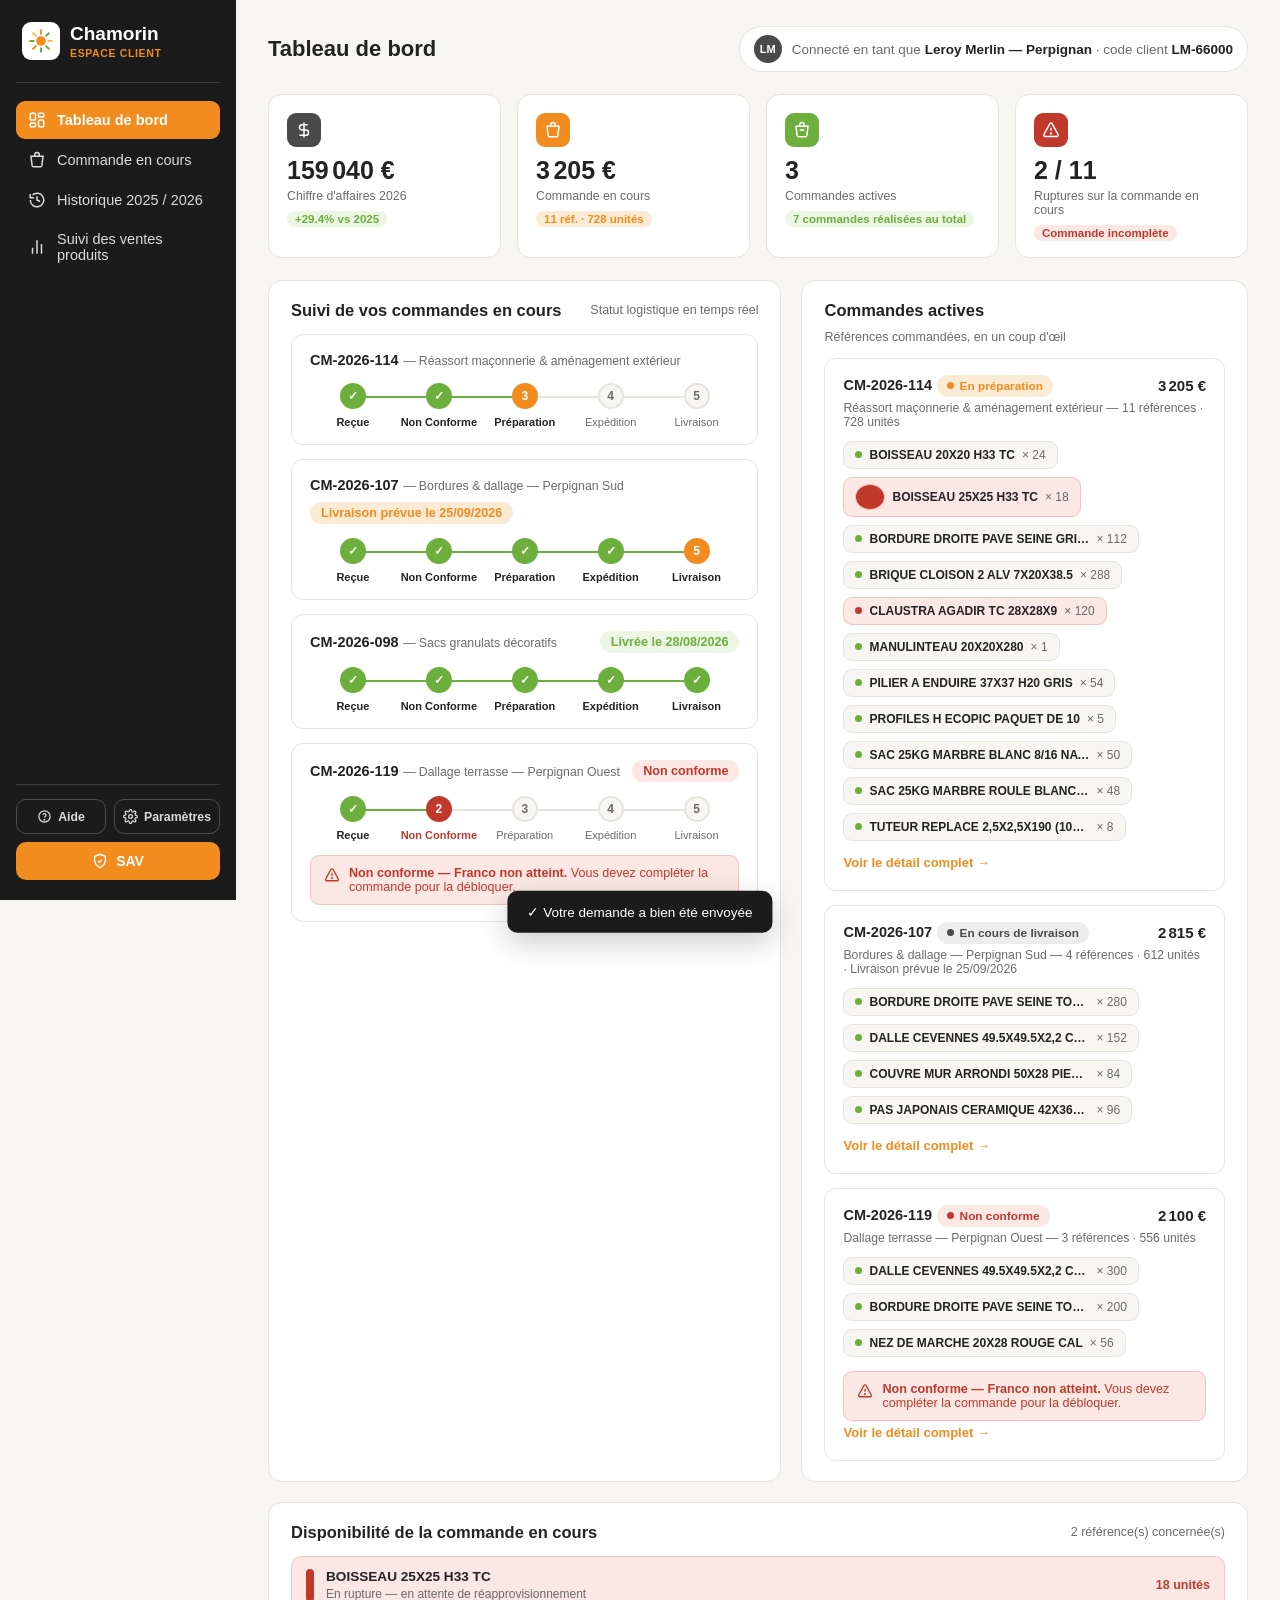
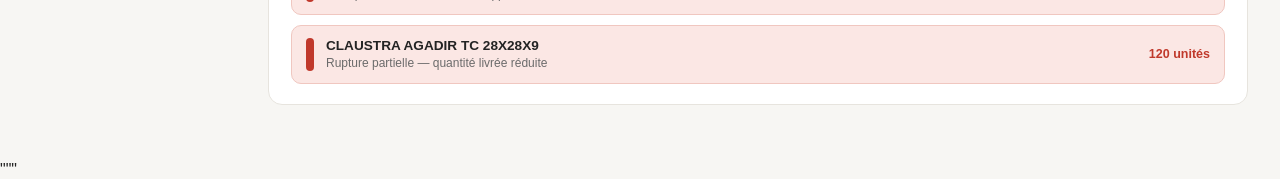
<file: orig_pc.html>
<!doctype html>
<html lang="fr">
<head>
<meta charset="utf-8">
<meta name="viewport" content="width=device-width, initial-scale=1, viewport-fit=cover">
<title>Chamorin — Espace Client · Leroy Merlin Perpignan</title>
<style>
  :root{
    --charcoal:#1B1B1B;
    --charcoal-soft:#4A4A4A;
    --green:#6DAF3C;
    --green-light:#EDF5E4;
    --orange:#F28C1E;
    --orange-light:#FCEBD4;
    --red:#C0392B;
    --red-light:#FBE7E4;
    --bg:#F7F6F3;
    --card:#FFFFFF;
    --text:#232323;
    --text-soft:#6B6B6B;
    --border:#E7E4DE;
    --radius:14px;
    box-sizing:border-box;
    padding-top:env(safe-area-inset-top,0px);
    padding-bottom:env(safe-area-inset-bottom,0px);
  }
  *{box-sizing:border-box;}
  html{scroll-padding-top:env(safe-area-inset-top,0px);}
  html,body{height:100%;}
  body{
    margin:0;background:var(--bg);color:var(--text);
    font-family:Calibri,"Segoe UI",Optima,Candara,Arial,sans-serif;
    -webkit-font-smoothing:antialiased;
  }
  @media (prefers-color-scheme: dark){
    :root:not([data-theme="light"]){
      --bg:#10141C; --card:#1A2030; --text:#EDEFF3; --text-soft:#9AA4B2; --border:#2A3242;
      --green-light:#1D2A18; --orange-light:#2E260F; --red-light:#301414;
    }
  }
  :root[data-theme="dark"]{
    --bg:#10141C; --card:#1A2030; --text:#EDEFF3; --text-soft:#9AA4B2; --border:#2A3242;
    --green-light:#1D2A18; --orange-light:#2E260F; --red-light:#301414;
  }
  a{color:inherit;text-decoration:none;}
  button{font-family:inherit;}

  .app{display:flex;min-height:100%;}

  .sidebar{
    width:236px;flex-shrink:0;background:var(--charcoal);color:#fff;
    display:flex;flex-direction:column;padding:22px 16px calc(20px + env(safe-area-inset-bottom,0px));
    position:sticky;top:0;align-self:flex-start;height:100vh;
  }
  .brand{display:flex;align-items:center;gap:10px;padding:0 6px 22px;border-bottom:1px solid rgba(255,255,255,.15);margin-bottom:18px;}
  .brand .mark{width:38px;height:38px;border-radius:9px;background:#fff;display:flex;align-items:center;justify-content:center;flex-shrink:0;}
  .brand .mark svg{width:24px;height:24px;}
  .brand .name{font-size:19px;font-weight:700;color:#fff;}
  .brand .sub{font-size:10.5px;color:var(--orange);margin-top:2px;font-weight:700;letter-spacing:.06em;text-transform:uppercase;}

  nav.side-nav{display:flex;flex-direction:column;gap:2px;flex:1;}
  .nav-item{display:flex;align-items:center;gap:11px;padding:10px 12px;border-radius:9px;color:#D9DBDF;font-size:14.5px;cursor:pointer;border:none;background:transparent;width:100%;text-align:left;}
  .nav-item svg{width:18px;height:18px;flex-shrink:0;}
  .nav-item:hover{background:rgba(255,255,255,.08);color:#fff;}
  .nav-item.active{background:var(--orange);color:#fff;font-weight:600;}

  .sidebar-foot{border-top:1px solid rgba(255,255,255,.15);padding-top:14px;margin-top:14px;display:flex;flex-direction:column;gap:8px;}
  .icon-row{display:flex;gap:8px;}
  .icon-btn{flex:1;display:flex;align-items:center;justify-content:center;gap:6px;background:transparent;color:#D9DBDF;font-weight:600;font-size:12.3px;padding:9px 8px;border-radius:10px;border:1px solid rgba(255,255,255,.22);cursor:pointer;}
  .icon-btn:hover{background:rgba(255,255,255,.08);color:#fff;}

  .invite-row{display:flex;align-items:center;gap:10px;padding:9px 12px;border:1px solid var(--border);border-radius:10px;font-size:12.8px;}
  .invite-row .av{width:26px;height:26px;border-radius:50%;background:var(--charcoal-soft);color:#fff;display:flex;align-items:center;justify-content:center;font-size:10.5px;font-weight:700;flex-shrink:0;}
  .invite-row .info{flex:1;min-width:0;}
  .invite-row .info .em{font-weight:600;overflow:hidden;text-overflow:ellipsis;white-space:nowrap;}
  .invite-row .info .rl{color:var(--text-soft);font-size:11.6px;}
  .invite-row .st{font-size:11px;font-weight:700;padding:3px 9px;border-radius:999px;white-space:nowrap;}
  .invite-row .st.actif{background:var(--green-light);color:var(--green);}
  .invite-row .st.attente{background:var(--orange-light);color:var(--orange);}
  .sav-btn{width:100%;display:flex;align-items:center;justify-content:center;gap:8px;background:var(--orange);color:#fff;font-weight:700;font-size:14px;padding:11px 10px;border-radius:10px;border:none;cursor:pointer;}
  .sav-btn:hover{filter:brightness(1.06);}
  .dl-btn{width:100%;display:flex;align-items:center;justify-content:center;gap:8px;background:transparent;color:#D9DBDF;font-weight:600;font-size:12.8px;padding:9px 10px;border-radius:10px;border:1px solid rgba(255,255,255,.25);cursor:pointer;}
  .dl-btn:hover{background:rgba(255,255,255,.08);color:#fff;}
  .dl-btn svg{width:15px;height:15px;}

  main{flex:1;min-width:0;padding:26px 32px 56px;}
  .topbar{display:flex;align-items:center;justify-content:space-between;margin-bottom:22px;gap:16px;flex-wrap:wrap;}
  .topbar h1{font-size:22px;margin:0;}
  .topbar .client-chip{display:flex;align-items:center;gap:10px;background:var(--card);border:1px solid var(--border);padding:8px 14px;border-radius:999px;font-size:13.5px;color:var(--text-soft);}
  .topbar .client-chip b{color:var(--text);}
  .avatar{width:28px;height:28px;border-radius:50%;background:var(--charcoal-soft);color:#fff;display:flex;align-items:center;justify-content:center;font-size:11px;font-weight:700;}

  .kpi-grid{display:grid;grid-template-columns:repeat(4,1fr);gap:16px;margin-bottom:22px;}
  .kpi{background:var(--card);border:1px solid var(--border);border-radius:var(--radius);padding:18px 18px 16px;}
  .kpi .icon{width:34px;height:34px;border-radius:9px;display:flex;align-items:center;justify-content:center;margin-bottom:10px;}
  .kpi .icon svg{width:18px;height:18px;}
  .kpi .value{font-size:25px;font-weight:700;line-height:1.1;}
  .kpi .label{font-size:12.3px;color:var(--text-soft);margin-top:4px;}
  .kpi .delta{font-size:11.5px;font-weight:600;margin-top:8px;display:inline-flex;align-items:center;gap:4px;padding:2px 8px;border-radius:999px;}
  .delta.up{background:var(--green-light);color:var(--green);}
  .delta.warn{background:var(--orange-light);color:var(--orange);}
  .delta.down{background:var(--red-light);color:var(--red);}

  .panel{background:var(--card);border:1px solid var(--border);border-radius:var(--radius);padding:20px 22px;margin-bottom:20px;}
  .panel-head{display:flex;align-items:center;justify-content:space-between;margin-bottom:14px;gap:10px;flex-wrap:wrap;}
  .panel-head h2{font-size:16.5px;margin:0;}
  .panel-head .hint{font-size:12.5px;color:var(--text-soft);}
  .grid-2{display:grid;grid-template-columns:1.15fr 1fr;gap:20px;}

  table{width:100%;border-collapse:collapse;font-size:13.6px;}
  th{text-align:left;color:var(--text-soft);font-weight:600;font-size:11.6px;text-transform:uppercase;letter-spacing:.03em;padding:8px 10px;border-bottom:1px solid var(--border);cursor:pointer;user-select:none;white-space:nowrap;}
  th.num,td.num{text-align:right;}
  th:hover{color:var(--text);}
  th .arrow{font-size:10px;margin-left:3px;opacity:.6;}
  td{padding:10px 10px;border-bottom:1px solid var(--border);vertical-align:middle;}
  tr:last-child td{border-bottom:none;}
  tr.total-row td{font-weight:700;border-top:2px solid var(--charcoal);background:var(--bg);}
  .badge{display:inline-flex;align-items:center;gap:6px;padding:4px 10px;border-radius:999px;font-size:11.8px;font-weight:600;white-space:nowrap;}
  .badge.prep{background:var(--orange-light);color:var(--orange);}
  .badge.livree{background:var(--green-light);color:var(--green);}
  .badge.attente{background:var(--red-light);color:var(--red);}
  .badge.new{background:var(--green-light);color:var(--green);}
  .badge.exp{background:#EDEDED;color:var(--charcoal-soft);}

  /* active order cards (dashboard) */
  .active-order-card{border:1px solid var(--border);border-radius:12px;padding:16px 18px;margin-bottom:14px;}
  .active-order-card:last-child{margin-bottom:0;}
  .aoc-head{display:flex;align-items:center;justify-content:space-between;gap:10px;margin-bottom:4px;flex-wrap:wrap;}
  .aoc-head .ref{font-weight:700;font-size:14.5px;}
  .aoc-amount{font-weight:700;font-size:15px;}
  .aoc-meta{font-size:12.2px;color:var(--text-soft);margin-bottom:12px;}
  .chip-grid{display:flex;flex-wrap:wrap;gap:8px;margin-bottom:10px;}
  .article-chip{display:inline-flex;align-items:center;gap:7px;padding:6px 11px;border-radius:9px;font-size:12px;background:var(--bg);border:1px solid var(--border);max-width:100%;}
  .article-chip .dot{width:7px;height:7px;border-radius:50%;flex-shrink:0;}
  .article-chip .dot.ok{background:var(--green);}
  .article-chip .dot.rupture{background:var(--red);}
  .article-chip .dot.partiel{background:var(--red);}
  .article-chip .nm{font-weight:600;overflow:hidden;text-overflow:ellipsis;white-space:nowrap;max-width:220px;}
  .article-chip .qt{color:var(--text-soft);white-space:nowrap;}
  .article-chip.is-rupture{background:var(--red-light);border-color:#F0C7C0;}
  .dot{width:7px;height:7px;border-radius:50%;background:currentColor;}
  .muted{color:var(--text-soft);}
  .link-btn{background:none;border:none;color:var(--orange);font-weight:600;font-size:13px;cursor:pointer;padding:4px 0;}
  .link-btn:hover{text-decoration:underline;}
  .searchbox{display:flex;align-items:center;gap:8px;background:var(--bg);border:1px solid var(--border);border-radius:9px;padding:7px 12px;font-size:13px;color:var(--text-soft);width:240px;}
  .searchbox input{border:none;background:transparent;outline:none;font-family:inherit;font-size:13px;color:var(--text);width:100%;}
  .table-wrap{max-height:480px;overflow:auto;}
  .evol-pos{color:var(--green);font-weight:700;}
  .evol-neg{color:var(--red);font-weight:700;}

  /* custom bar chart */
  .barchart{display:flex;flex-direction:column;gap:14px;}
  .barrow .barrow-head{display:flex;justify-content:space-between;font-size:12.6px;margin-bottom:5px;gap:10px;}
  .barrow .barrow-head .name{font-weight:600;overflow:hidden;text-overflow:ellipsis;white-space:nowrap;}
  .barrow .barrow-head .vals{color:var(--text-soft);white-space:nowrap;}
  .bartrack{position:relative;height:9px;background:var(--bg);border-radius:5px;overflow:hidden;}
  .bartrack .b25{position:absolute;top:0;left:0;height:100%;background:#D8D5CE;border-radius:5px;}
  .bartrack .b26{position:absolute;top:0;left:0;height:100%;background:var(--orange);border-radius:5px;transition:width .6s ease;}
  .legend-mini{display:flex;gap:16px;font-size:12px;color:var(--text-soft);margin-bottom:14px;}
  .legend-mini span{display:inline-flex;align-items:center;gap:6px;}
  .legend-mini i{width:10px;height:10px;border-radius:3px;display:inline-block;}

  .stat-compare{display:flex;align-items:center;gap:22px;margin-bottom:18px;flex-wrap:wrap;}
  .stat-block{text-align:left;}
  .stat-block .n{font-size:27px;font-weight:700;}
  .stat-block .l{font-size:12.3px;color:var(--text-soft);}
  .stat-arrow{display:flex;align-items:center;gap:6px;background:var(--green-light);color:var(--green);font-weight:700;font-size:14px;padding:6px 14px;border-radius:999px;}

  .rupture-list{display:flex;flex-direction:column;gap:10px;}
  .rupture{display:flex;align-items:center;gap:12px;padding:12px 14px;border-radius:10px;background:var(--red-light);border:1px solid #F0C7C0;}
  .rupture .swatch{width:8px;align-self:stretch;border-radius:6px;background:var(--red);}
  .rupture .info b{display:block;font-size:13.6px;}
  .rupture .info span{font-size:12px;color:var(--text-soft);}
  .rupture .when{margin-left:auto;font-size:12.5px;font-weight:700;color:var(--red);white-space:nowrap;}

  /* order tracker */
  .tracker-card{border:1px solid var(--border);border-radius:12px;padding:16px 18px;margin-bottom:14px;}
  .tracker-card:last-child{margin-bottom:0;}
  .tracker-top{display:flex;align-items:center;justify-content:space-between;margin-bottom:14px;flex-wrap:wrap;gap:8px;}
  .tracker-top .ref{font-weight:700;font-size:14.5px;}
  .tracker-top .meta{font-size:12.3px;color:var(--text-soft);}
  .tracker-eta{font-size:12.6px;font-weight:700;color:var(--orange);background:var(--orange-light);padding:4px 11px;border-radius:999px;}
  .stepper{display:flex;align-items:center;}
  .step{display:flex;flex-direction:column;align-items:center;flex:1;position:relative;}
  .step .circle{width:26px;height:26px;border-radius:50%;display:flex;align-items:center;justify-content:center;font-size:12px;font-weight:700;background:var(--bg);border:2px solid var(--border);color:var(--text-soft);z-index:1;}
  .step .lbl{font-size:11px;color:var(--text-soft);margin-top:7px;text-align:center;max-width:90px;}
  .step .line{position:absolute;top:13px;right:50%;width:100%;height:2px;background:var(--border);z-index:0;}
  .step:first-child .line{display:none;}
  .step.done .circle{background:var(--green);border-color:var(--green);color:#fff;}
  .step.done .line{background:var(--green);}
  .step.current .line{background:var(--green);}
  .step.done .lbl{color:var(--text);font-weight:600;}
  .step.current .circle{background:var(--orange);border-color:var(--orange);color:#fff;}
  .step.current .lbl{color:var(--text);font-weight:700;}
  .step.blocked .circle{background:var(--red);border-color:var(--red);color:#fff;}
  .step.blocked .lbl{color:var(--red);font-weight:700;}
  .step.blocked .line{background:var(--green);}
  .tracker-alert{display:flex;align-items:flex-start;gap:9px;background:var(--red-light);border:1px solid #F0C7C0;border-radius:9px;padding:10px 13px;margin-top:14px;font-size:12.6px;color:var(--red);}
  .tracker-alert svg{flex-shrink:0;margin-top:1px;}

  .section{display:none;}
  .section.active{display:block;}

  .overlay{position:fixed;inset:0;background:rgba(15,20,30,.5);display:none;align-items:center;justify-content:center;padding:20px;z-index:50;}
  .overlay.open{display:flex;}
  .modal{background:var(--card);border-radius:16px;width:100%;max-width:520px;max-height:88vh;overflow:auto;padding:26px 26px 22px;}
  .modal-head{display:flex;align-items:center;justify-content:space-between;margin-bottom:6px;}
  .modal-head h3{margin:0;font-size:18px;}
  .modal-head button{background:none;border:none;font-size:20px;cursor:pointer;color:var(--text-soft);line-height:1;}
  .modal p.sub{color:var(--text-soft);font-size:13px;margin:0 0 18px;}
  .field{margin-bottom:14px;}
  .field label{display:block;font-size:12.8px;font-weight:600;margin-bottom:6px;}
  .field select,.field textarea,.field input{width:100%;padding:10px 12px;border:1px solid var(--border);border-radius:9px;font-family:inherit;font-size:13.8px;background:var(--bg);color:var(--text);}
  .field textarea{resize:vertical;min-height:80px;}
  .upload{border:2px dashed var(--border);border-radius:10px;padding:16px;text-align:center;font-size:12.8px;color:var(--text-soft);cursor:pointer;}
  .upload:hover{border-color:var(--orange);color:var(--orange);}
  .modal-actions{display:flex;gap:10px;margin-top:18px;}
  .btn{padding:11px 16px;border-radius:9px;border:none;font-weight:700;font-size:13.8px;cursor:pointer;}
  .btn.primary{background:var(--orange);color:#fff;flex:1;}
  .btn.primary:hover{filter:brightness(1.06);}
  .btn.ghost{background:transparent;color:var(--text-soft);border:1px solid var(--border);}

  .toast{position:fixed;bottom:26px;left:50%;transform:translate(-50%,140%);background:var(--charcoal);color:#fff;padding:13px 20px;border-radius:10px;font-size:13.5px;display:flex;align-items:center;gap:10px;transition:transform .35s ease;z-index:60;box-shadow:0 10px 30px rgba(0,0,0,.2);}
  .toast.show{transform:translate(-50%,0);}

  @media (max-width: 880px){
    .sidebar{position:fixed;left:-260px;z-index:40;transition:left .25s ease;box-shadow:0 0 40px rgba(0,0,0,.3);}
    .sidebar.open{left:0;}
    main{padding:18px 16px 60px;}
    .kpi-grid{grid-template-columns:1fr 1fr;}
    .grid-2{grid-template-columns:1fr;}
    .menu-toggle{display:flex !important;}
    .searchbox{width:100%;}
  }
  .menu-toggle{display:none;align-items:center;justify-content:center;width:38px;height:38px;border-radius:9px;background:var(--card);border:1px solid var(--border);cursor:pointer;}

  @media print{
    .sidebar,.menu-toggle,.overlay,.toast{display:none !important;}
    main{padding:0;}
    body{background:#fff;}
  }
</style>
</head>
<body>

<div class="app">
  <aside class="sidebar" id="sidebar">
    <div class="brand">
      <div class="mark">
        <svg viewBox="0 0 40 40" fill="none">
          <circle cx="20" cy="20" r="8" fill="#F28C1E"/>
          <g stroke-linecap="round" stroke-width="3.4">
            <line x1="20" y1="2" x2="20" y2="8" stroke="#F28C1E"/>
            <line x1="20" y1="32" x2="20" y2="38" stroke="#6DAF3C"/>
            <line x1="2" y1="20" x2="8" y2="20" stroke="#6DAF3C"/>
            <line x1="32" y1="20" x2="38" y2="20" stroke="#F5C542"/>
            <line x1="7" y1="7" x2="11.5" y2="11.5" stroke="#F5C542"/>
            <line x1="28.5" y1="28.5" x2="33" y2="33" stroke="#6DAF3C"/>
            <line x1="33" y1="7" x2="28.5" y2="11.5" stroke="#6DAF3C"/>
            <line x1="11.5" y1="28.5" x2="7" y2="33" stroke="#F28C1E"/>
          </g>
        </svg>
      </div>
      <div>
        <div class="name">Chamorin</div>
        <div class="sub">Espace client</div>
      </div>
    </div>

    <nav class="side-nav">
      <button class="nav-item active" data-target="dashboard">
        <svg viewBox="0 0 24 24" fill="none" stroke="currentColor" stroke-width="2"><rect x="3" y="3" width="7" height="9" rx="1.5"/><rect x="14" y="3" width="7" height="5" rx="1.5"/><rect x="14" y="12" width="7" height="9" rx="1.5"/><rect x="3" y="16" width="7" height="5" rx="1.5"/></svg>
        Tableau de bord
      </button>
      <button class="nav-item" data-target="commandes">
        <svg viewBox="0 0 24 24" fill="none" stroke="currentColor" stroke-width="2"><path d="M4 7h16l-1.5 12.5a2 2 0 0 1-2 1.5H7.5a2 2 0 0 1-2-1.5L4 7Z"/><path d="M9 7V5a3 3 0 0 1 6 0v2"/></svg>
        Commande en cours
      </button>
      <button class="nav-item" data-target="historique">
        <svg viewBox="0 0 24 24" fill="none" stroke="currentColor" stroke-width="2"><path d="M3 12a9 9 0 1 0 3-6.7"/><path d="M3 4v5h5"/><path d="M12 7v5l4 2"/></svg>
        Historique 2025 / 2026
      </button>
      <button class="nav-item" data-target="tops">
        <svg viewBox="0 0 24 24" fill="none" stroke="currentColor" stroke-width="2"><path d="M12 3v18"/><path d="M6 13v8"/><path d="M18 8v13"/></svg>
        Suivi des ventes produits
      </button>
    </nav>

    <div class="sidebar-foot">
      <div class="icon-row">
        <button class="icon-btn" id="openHelpBtn">
          <svg viewBox="0 0 24 24" width="15" height="15" fill="none" stroke="currentColor" stroke-width="2"><circle cx="12" cy="12" r="9"/><path d="M9.5 9.2a2.5 2.5 0 0 1 4.9.8c0 1.7-2.4 2-2.4 3.5"/><circle cx="12" cy="17" r=".6" fill="currentColor"/></svg>
          Aide
        </button>
        <button class="icon-btn" id="openSettingsBtn">
          <svg viewBox="0 0 24 24" width="15" height="15" fill="none" stroke="currentColor" stroke-width="2"><circle cx="12" cy="12" r="3"/><path d="M19.4 15a1.7 1.7 0 0 0 .3 1.9l.1.1a2 2 0 1 1-2.8 2.8l-.1-.1a1.7 1.7 0 0 0-1.9-.3 1.7 1.7 0 0 0-1 1.6V21a2 2 0 1 1-4 0v-.2a1.7 1.7 0 0 0-1-1.5 1.7 1.7 0 0 0-1.9.3l-.1.1a2 2 0 1 1-2.8-2.8l.1-.1a1.7 1.7 0 0 0 .3-1.9 1.7 1.7 0 0 0-1.6-1H3a2 2 0 1 1 0-4h.2a1.7 1.7 0 0 0 1.5-1 1.7 1.7 0 0 0-.3-1.9l-.1-.1a2 2 0 1 1 2.8-2.8l.1.1a1.7 1.7 0 0 0 1.9.3H9a1.7 1.7 0 0 0 1-1.6V3a2 2 0 1 1 4 0v.2a1.7 1.7 0 0 0 1 1.5 1.7 1.7 0 0 0 1.9-.3l.1-.1a2 2 0 1 1 2.8 2.8l-.1.1a1.7 1.7 0 0 0-.3 1.9V9a1.7 1.7 0 0 0 1.6 1H21a2 2 0 1 1 0 4h-.2a1.7 1.7 0 0 0-1.5 1Z"/></svg>
          Paramètres
        </button>
      </div>
      <button class="sav-btn" id="openSavBtn">
        <svg viewBox="0 0 24 24" width="16" height="16" fill="none" stroke="currentColor" stroke-width="2"><path d="M12 22s8-4.5 8-11V5l-8-3-8 3v6c0 6.5 8 11 8 11Z"/><path d="m9 12 2 2 4-4"/></svg>
        SAV
      </button>
    </div>
  </aside>

  <main>
    <div class="topbar">
      <div style="display:flex;align-items:center;gap:12px;">
        <button class="menu-toggle" id="menuToggle">
          <svg width="18" height="18" viewBox="0 0 24 24" fill="none" stroke="currentColor" stroke-width="2"><path d="M3 6h18M3 12h18M3 18h18"/></svg>
        </button>
        <h1 id="pageTitle">Tableau de bord</h1>
      </div>
      <div class="client-chip">
        <div class="avatar">LM</div>
        <span>Connecté en tant que <b>Leroy Merlin — Perpignan</b> · code client <b>LM-66000</b></span>
      </div>
    </div>

    <!-- ============ DASHBOARD ============ -->
    <section class="section active" id="dashboard">
      <div class="kpi-grid">
        <div class="kpi">
          <div class="icon" style="background:var(--charcoal-soft);color:#fff;">
            <svg viewBox="0 0 24 24" fill="none" stroke="currentColor" stroke-width="2"><path d="M12 2v20M17 5H9.5a3.5 3.5 0 0 0 0 7h5a3.5 3.5 0 0 1 0 7H6"/></svg>
          </div>
          <div class="value" id="kpiCa26">—</div>
          <div class="label">Chiffre d'affaires 2026</div>
          <span class="delta up" id="kpiCaDelta">—</span>
        </div>
        <div class="kpi">
          <div class="icon" style="background:var(--orange);color:#fff;">
            <svg viewBox="0 0 24 24" fill="none" stroke="currentColor" stroke-width="2"><path d="M4 7h16l-1.5 12.5a2 2 0 0 1-2 1.5H7.5a2 2 0 0 1-2-1.5L4 7Z"/><path d="M9 7V5a3 3 0 0 1 6 0v2"/></svg>
          </div>
          <div class="value" id="kpiOrder">—</div>
          <div class="label">Commande en cours</div>
          <span class="delta warn" id="kpiOrderSub">—</span>
        </div>
        <div class="kpi">
          <div class="icon" style="background:var(--green);color:#fff;">
            <svg viewBox="0 0 24 24" fill="none" stroke="currentColor" stroke-width="2"><path d="M4 7h16l-1.5 12.5a2 2 0 0 1-2 1.5H7.5a2 2 0 0 1-2-1.5L4 7Z"/><path d="M9 7V5a3 3 0 0 1 6 0v2"/><path d="M9 12h6"/></svg>
          </div>
          <div class="value" id="kpiActive">—</div>
          <div class="label">Commandes actives</div>
          <span class="delta up" id="kpiTotalRealised">—</span>
        </div>
        <div class="kpi">
          <div class="icon" id="kpiRuptureIcon" style="background:var(--green);color:#fff;">
            <svg viewBox="0 0 24 24" fill="none" stroke="currentColor" stroke-width="2"><path d="M20 6 9 17l-5-5"/></svg>
          </div>
          <div class="value" id="kpiRupture">—</div>
          <div class="label">Ruptures sur la commande en cours</div>
          <span class="delta" id="kpiRuptureBadge">—</span>
        </div>
      </div>

      <div class="grid-2">
        <div class="panel">
          <div class="panel-head">
            <h2>Suivi de vos commandes en cours</h2>
            <span class="hint">Statut logistique en temps réel</span>
          </div>
          <div id="trackerList"></div>
        </div>

        <div class="panel">
          <div class="panel-head">
            <h2>Commandes actives</h2>
            <span class="hint">Références commandées, en un coup d'œil</span>
          </div>
          <div id="activeOrdersList"></div>
        </div>
      </div>

      <div class="panel" style="margin-bottom:0;">
        <div class="panel-head">
          <h2>Disponibilité de la commande en cours</h2>
          <span class="hint" id="orderAvailHint"></span>
        </div>
        <div class="rupture-list" id="orderAvailability"></div>
      </div>
    </section>

    <!-- ============ COMMANDE EN COURS ============ -->
    <section class="section" id="commandes">
      <button class="link-btn" id="backFromCommandes" style="margin-bottom:14px;display:inline-flex;align-items:center;gap:6px;">
        <svg width="14" height="14" viewBox="0 0 24 24" fill="none" stroke="currentColor" stroke-width="2"><path d="M19 12H5"/><path d="m12 19-7-7 7-7"/></svg>
        Retour
      </button>
      <div class="panel" id="orderStatusBanner" style="display:flex;align-items:center;gap:14px;">
        <div class="icon" id="orderStatusIcon" style="width:38px;height:38px;border-radius:10px;display:flex;align-items:center;justify-content:center;flex-shrink:0;background:var(--green);color:#fff;">
          <svg viewBox="0 0 24 24" width="20" height="20" fill="none" stroke="currentColor" stroke-width="2"><path d="M20 6 9 17l-5-5"/></svg>
        </div>
        <div>
          <div style="font-weight:700;font-size:15px;" id="orderStatusTitle">Commande complète</div>
          <div class="muted" style="font-size:12.8px;" id="orderStatusSub">Toutes les références sont disponibles</div>
        </div>
      </div>
      <div class="panel">
        <div class="panel-head">
          <h2>Commande en cours — <span id="orderRef">CM-2026-114</span></h2>
          <span class="badge prep"><span class="dot"></span>En préparation</span>
        </div>
        <p class="muted" style="margin-top:0;font-size:13.4px;">Réassort maçonnerie &amp; aménagement extérieur — <span id="orderMeta"></span></p>
        <table>
          <thead><tr><th>Référence produit</th><th class="num">Quantité</th><th class="num">Montant</th><th>Disponibilité</th><th></th></tr></thead>
          <tbody id="orderFullBody"></tbody>
        </table>
      </div>
    </section>

    <!-- ============ HISTORIQUE ============ -->
    <section class="section" id="historique">
      <div class="panel">
        <div class="panel-head"><h2>Chiffre d'affaires — 2025 vs 2026</h2></div>
        <div class="stat-compare">
          <div class="stat-block"><div class="n" id="statCa25">—</div><div class="l">CA 2025</div></div>
          <div class="stat-arrow" id="statArrow">→ —</div>
          <div class="stat-block"><div class="n" id="statCa26">—</div><div class="l">CA 2026</div></div>
          <div class="stat-block"><div class="n" id="statQ26">—</div><div class="l">Unités commandées en 2026</div></div>
        </div>
      </div>
      <div class="panel" style="margin-bottom:0;">
        <div class="panel-head">
          <h2>Historique de vos commandes</h2>
          <span class="hint">Cliquez sur une commande pour voir le détail</span>
        </div>
        <p class="muted" style="margin-top:0;margin-bottom:14px;font-size:12.6px;">Exemple de présentation — l'historique réel de vos commandes s'affichera ici une fois le portail connecté à Divalto.</p>
        <table>
          <thead><tr><th>Date</th><th>N° commande</th><th class="num">Montant</th><th>Statut</th><th></th></tr></thead>
          <tbody id="orderHistoryBody"></tbody>
        </table>
      </div>
    </section>

    <!-- ============ SUIVI DES VENTES PRODUITS ============ -->
    <section class="section" id="tops">
      <div class="panel" style="margin-bottom:0;">
        <div class="panel-head">
          <h2>Détail de toutes vos références (132)</h2>
          <div class="searchbox">
            <svg width="14" height="14" viewBox="0 0 24 24" fill="none" stroke="currentColor" stroke-width="2"><circle cx="11" cy="11" r="7"/><path d="m21 21-4.3-4.3"/></svg>
            <input id="searchInput" placeholder="Rechercher une référence...">
          </div>
        </div>
        <div class="table-wrap">
          <table>
            <thead>
              <tr>
                <th data-sort="n">Désignation produit <span class="arrow"></span></th>
                <th class="num" data-sort="q25">Qté 2025 <span class="arrow"></span></th>
                <th class="num" data-sort="q26">Qté 2026 <span class="arrow"></span></th>
                <th class="num" data-sort="ca25">CA 2025 <span class="arrow"></span></th>
                <th class="num" data-sort="ca26">CA 2026 <span class="arrow">▼</span></th>
                <th class="num" data-sort="ecart">Écart valeur <span class="arrow"></span></th>
                <th class="num" data-sort="evol">Évol. CA <span class="arrow"></span></th>
              </tr>
            </thead>
            <tbody id="productsBody"></tbody>
            <tfoot><tr class="total-row" id="productsTotalRow"></tr></tfoot>
          </table>
        </div>
      </div>
    </section>

  </main>
</div>

<!-- ============ MODAL SAV / LITIGE ============ -->
<div class="overlay" id="savOverlay">
  <div class="modal">
    <div class="modal-head">
      <h3>SAV — Déclarer un litige</h3>
      <button id="closeSav" aria-label="Fermer">✕</button>
    </div>
    <p class="sub">Votre demande est automatiquement transmise au service qualité et à votre commercial, avec votre commande déjà identifiée.</p>
    <div class="field">
      <label for="cmdSelect">Sélection de la commande</label>
      <select id="cmdSelect"></select>
    </div>
    <div class="field">
      <label for="articleSelect">Article concerné</label>
      <select id="articleSelect"></select>
    </div>
    <div class="field">
      <label for="motifSelect">Motif</label>
      <select id="motifSelect">
        <option>Produit endommagé à réception</option>
        <option>Écart de quantité livrée</option>
        <option>Erreur de référence</option>
        <option>Retard de livraison</option>
        <option>Autre</option>
      </select>
    </div>
    <div class="field">
      <label for="descr">Description</label>
      <textarea id="descr" placeholder="Décrivez le litige..."></textarea>
    </div>
    <div class="field">
      <label>Photo ou justificatif</label>
      <div class="upload">📎 Glisser une photo ici, ou cliquer pour choisir un fichier</div>
    </div>
    <div class="modal-actions">
      <button class="btn ghost" id="cancelSav">Annuler</button>
      <button class="btn primary" id="submitSav">Envoyer le litige</button>
    </div>
  </div>
</div>

<!-- ============ MODAL AIDE ============ -->
<div class="overlay" id="helpOverlay">
  <div class="modal" style="max-width:560px;">
    <div class="modal-head">
      <h3>À quoi sert cet espace ?</h3>
      <button id="closeHelp" aria-label="Fermer">✕</button>
    </div>
    <p class="sub" style="margin-bottom:16px;">L'objectif de cet espace est de vous rendre autonome : retrouvez à tout moment les réponses à vos questions sur vos commandes, sans attendre un appel ou un email.</p>
    <div style="display:flex;flex-direction:column;gap:14px;margin-bottom:18px;">
      <div style="display:flex;gap:12px;">
        <div class="icon" style="width:32px;height:32px;border-radius:8px;background:var(--charcoal-soft);color:#fff;flex-shrink:0;display:flex;align-items:center;justify-content:center;">
          <svg width="16" height="16" viewBox="0 0 24 24" fill="none" stroke="currentColor" stroke-width="2"><rect x="3" y="3" width="7" height="9" rx="1.5"/><rect x="14" y="3" width="7" height="5" rx="1.5"/><rect x="14" y="12" width="7" height="9" rx="1.5"/><rect x="3" y="16" width="7" height="5" rx="1.5"/></svg>
        </div>
        <div><b style="font-size:13.6px;">Tableau de bord</b><div class="muted" style="font-size:12.6px;">Vue d'ensemble : chiffre d'affaires, commande en cours et suivi logistique en temps réel de vos livraisons.</div></div>
      </div>
      <div style="display:flex;gap:12px;">
        <div class="icon" style="width:32px;height:32px;border-radius:8px;background:var(--orange);color:#fff;flex-shrink:0;display:flex;align-items:center;justify-content:center;">
          <svg width="16" height="16" viewBox="0 0 24 24" fill="none" stroke="currentColor" stroke-width="2"><path d="M4 7h16l-1.5 12.5a2 2 0 0 1-2 1.5H7.5a2 2 0 0 1-2-1.5L4 7Z"/><path d="M9 7V5a3 3 0 0 1 6 0v2"/></svg>
        </div>
        <div><b style="font-size:13.6px;">Commande en cours</b><div class="muted" style="font-size:12.6px;">Le détail complet de votre commande, avec la disponibilité de chaque référence — pour savoir immédiatement si elle est complète.</div></div>
      </div>
      <div style="display:flex;gap:12px;">
        <div class="icon" style="width:32px;height:32px;border-radius:8px;background:var(--green);color:#fff;flex-shrink:0;display:flex;align-items:center;justify-content:center;">
          <svg width="16" height="16" viewBox="0 0 24 24" fill="none" stroke="currentColor" stroke-width="2"><path d="M3 12a9 9 0 1 0 3-6.7"/><path d="M3 4v5h5"/><path d="M12 7v5l4 2"/></svg>
        </div>
        <div><b style="font-size:13.6px;">Historique 2025 / 2026</b><div class="muted" style="font-size:12.6px;">Toutes vos commandes passées : date, montant, statut — cliquez sur une commande pour voir son détail.</div></div>
      </div>
      <div style="display:flex;gap:12px;">
        <div class="icon" style="width:32px;height:32px;border-radius:8px;background:var(--charcoal);color:#fff;flex-shrink:0;display:flex;align-items:center;justify-content:center;">
          <svg width="16" height="16" viewBox="0 0 24 24" fill="none" stroke="currentColor" stroke-width="2"><path d="M12 3v18"/><path d="M6 13v8"/><path d="M18 8v13"/></svg>
        </div>
        <div><b style="font-size:13.6px;">Suivi des ventes produits</b><div class="muted" style="font-size:12.6px;">Le détail de toutes vos références commandées, avec les évolutions d'une année sur l'autre.</div></div>
      </div>
      <div style="display:flex;gap:12px;">
        <div class="icon" style="width:32px;height:32px;border-radius:8px;background:var(--red);color:#fff;flex-shrink:0;display:flex;align-items:center;justify-content:center;">
          <svg width="16" height="16" viewBox="0 0 24 24" fill="none" stroke="currentColor" stroke-width="2"><path d="M12 22s8-4.5 8-11V5l-8-3-8 3v6c0 6.5 8 11 8 11Z"/><path d="m9 12 2 2 4-4"/></svg>
        </div>
        <div><b style="font-size:13.6px;">SAV</b><div class="muted" style="font-size:12.6px;">Déclarez un litige ou posez une question sur une commande, déjà identifiée — transmise automatiquement aux bons interlocuteurs, sans email ni appel.</div></div>
      </div>
    </div>
    <div class="modal-actions">
      <button class="btn primary" id="closeHelp2" style="flex:1;">J'ai compris</button>
    </div>
  </div>
</div>

<!-- ============ MODAL PARAMETRES / INVITATIONS ============ -->
<div class="overlay" id="settingsOverlay">
  <div class="modal" style="max-width:540px;">
    <div class="modal-head">
      <h3>Paramètres</h3>
      <button id="closeSettings" aria-label="Fermer">✕</button>
    </div>
    <p class="sub">Invitez d'autres collaborateurs de votre magasin à accéder à cet espace.</p>
    <div class="field">
      <label for="inviteEmail">Adresse email</label>
      <input type="email" id="inviteEmail" placeholder="prenom.nom@leroymerlin.fr">
    </div>
    <div class="field">
      <label for="inviteRole">Rôle</label>
      <select id="inviteRole">
        <option>Lecture seule — consultation des commandes</option>
        <option>Peut déclarer des litiges et poser des questions</option>
        <option>Administrateur — peut aussi inviter d'autres personnes</option>
      </select>
    </div>
    <div class="modal-actions" style="margin-top:0;margin-bottom:18px;">
      <button class="btn primary" id="submitInvite" style="flex:1;">Inviter</button>
    </div>
    <div>
      <label style="display:block;font-size:12.8px;font-weight:600;margin-bottom:8px;">Personnes ayant accès</label>
      <div id="inviteList" style="display:flex;flex-direction:column;gap:8px;"></div>
    </div>
    <div class="modal-actions">
      <button class="btn ghost" id="closeSettings2" style="flex:1;">Fermer</button>
    </div>
  </div>
</div>

<div class="toast" id="toast">✓ Votre demande a bien été envoyée</div>

<!-- ============ MODAL QUESTION SUR UNE COMMANDE ============ -->
<div class="overlay" id="qOverlay">
  <div class="modal">
    <div class="modal-head">
      <h3>Question sur une commande</h3>
      <button id="closeQ" aria-label="Fermer">✕</button>
    </div>
    <p class="sub">Commande <b id="qOrderRef"></b> — article <b id="qArticleRef"></b> déjà identifiés — votre question est transmise directement au service commande.</p>
    <div class="field">
      <label for="qText">Votre question</label>
      <textarea id="qText" placeholder="Ex : est-il possible d'avancer la date de livraison ?"></textarea>
    </div>
    <div class="modal-actions">
      <button class="btn ghost" id="cancelQ">Annuler</button>
      <button class="btn primary" id="submitQ">Envoyer</button>
    </div>
  </div>
</div>

<!-- ============ MODAL DETAIL COMMANDE (historique) ============ -->
<div class="overlay" id="orderDetailOverlay">
  <div class="modal">
    <div class="modal-head">
      <h3>Commande <span id="odRef"></span> <span class="muted" style="font-size:12px;font-weight:400;">(exemple)</span></h3>
      <button id="closeOd" aria-label="Fermer">✕</button>
    </div>
    <p class="sub">Passée le <span id="odDate"></span> — <span id="odStatus"></span></p>
    <div id="odRuptureNote"></div>
    <table>
      <thead><tr><th>Référence produit</th><th class="num">Quantité</th><th class="num">Montant</th><th>Disponibilité</th></tr></thead>
      <tbody id="odBody"></tbody>
      <tfoot><tr class="total-row"><td>Total</td><td class="num" id="odQty"></td><td class="num" id="odTotal"></td><td></td></tr></tfoot>
    </table>
    <div class="modal-actions">
      <button class="btn ghost" id="closeOd2">Fermer</button>
    </div>
  </div>
</div>

<script id="portal-data" type="application/json">{"client": {"name": "Leroy Merlin — Perpignan", "code": "LM-66000"}, "products": [{"n": "SAC 25KG MARBRE ROULE BLANC 15/25 NATERIAL", "q25": 576, "q26": 672, "ca25": 4694, "ca26": 5495, "ecart": 801, "evol": 17.1}, {"n": "BRIQUE REFRACT 5X11X22 ROUGE", "q25": 2096, "q26": 2620, "ca25": 3878, "ca26": 4996, "ecart": 1118, "evol": 28.8}, {"n": "BRIQUE REFRACT 3X11X22 JAUNE FLAMME", "q25": 2250, "q26": 3000, "ca25": 3443, "ca26": 4668, "ecart": 1225, "evol": 35.6}, {"n": "SAC 25KG MARBRE BLANC 8/16 NATERIAL", "q25": 500, "q26": 800, "ca25": 2955, "ca26": 4488, "ecart": 1533, "evol": 51.9}, {"n": "PLAQUE BETON BIFACE PINEDE 184X36CM", "q25": 0, "q26": 119, "ca25": 0, "ca26": 4138, "ecart": 4138, "evol": null}, {"n": "COUVRE MUR ARRONDI TC 40X28X5 ROUGE", "q25": 1200, "q26": 840, "ca25": 5803, "ca26": 4111, "ecart": -1692, "evol": -29.2}, {"n": "PLAQUE BETON BIFACE MAQUIS 184X36CM", "q25": 0, "q26": 110, "ca25": 0, "ca26": 3914, "ecart": 3914, "evol": null}, {"n": "SAC 25KG GALET BLANC 30/60 TORHO", "q25": 400, "q26": 450, "ca25": 3364, "ca26": 3774, "ecart": 410, "evol": 12.2}, {"n": "CLAUSTRA AGADIR TC 28X28X9", "q25": 120, "q26": 720, "ca25": 600, "ca26": 3694, "ecart": 3094, "evol": 515.7}, {"n": "FORAINE PERFOREE 80X28X5 GRIS ARDOISE", "q25": 55, "q26": 220, "ca25": 822, "ca26": 3391, "ecart": 2569, "evol": 312.5}, {"n": "PLAQUE PLEINE 192X50X3.5 GRIS", "q25": 0, "q26": 172, "ca25": 0, "ca26": 3291, "ecart": 3291, "evol": null}, {"n": "BRIQUE REFRACT 3X11X22 ROUGE", "q25": 1500, "q26": 2250, "ca25": 2205, "ca26": 3271, "ecart": 1066, "evol": 48.3}, {"n": "PILIER A ENDUIRE 27X27 H20 GRIS", "q25": 1056, "q26": 1536, "ca25": 2140, "ca26": 3225, "ecart": 1085, "evol": 50.7}, {"n": "COUVRE MUR ARRONDI TC 40X23X5 ROUGE", "q25": 450, "q26": 750, "ca25": 1899, "ca26": 3212, "ecart": 1313, "evol": 69.1}, {"n": "BRIQUE REFRACT 5X11X22 JAUNE FLAMME", "q25": 2620, "q26": 1572, "ca25": 4941, "ca26": 3139, "ecart": -1802, "evol": -36.5}, {"n": "BRIQUE CLOISON TRADI 4X25X38.5", "q25": 1800, "q26": 2700, "ca25": 1998, "ca26": 3063, "ecart": 1065, "evol": 53.3}, {"n": "BORDURE DROITE PAVE SEINE TON PIERRE 50X11X7.5", "q25": 448, "q26": 1120, "ca25": 1214, "ca26": 3047, "ecart": 1833, "evol": 151.0}, {"n": "APPUI FENETRE 14/30 TC", "q25": 1540, "q26": 1540, "ca25": 2671, "ca26": 2836, "ecart": 165, "evol": 6.2}, {"n": "MURET CEVENNES 50X11X9 CREME", "q25": 336, "q26": 384, "ca25": 2386, "ca26": 2819, "ecart": 433, "evol": 18.1}, {"n": "BRIQUE REFRACT 3X11X22 GRIS ANTHRACITE", "q25": 1125, "q26": 1125, "ca25": 2745, "ca26": 2815, "ecart": 70, "evol": 2.6}, {"n": "PILIER A ENDUIRE 20X20 H25 GRIS", "q25": 1125, "q26": 1125, "ca25": 2610, "ca26": 2684, "ecart": 74, "evol": 2.8}, {"n": "SAC 15KG GALET BLANC CARRARE 25/40 NATERIAL", "q25": 420, "q26": 420, "ca25": 2625, "ca26": 2677, "ecart": 52, "evol": 2.0}, {"n": "CLAUSTRA BLANC 20X40 REF 789", "q25": 360, "q26": 480, "ca25": 1894, "ca26": 2579, "ecart": 685, "evol": 36.2}, {"n": "COUVRE MUR ARRONDI 50X28 PIERRE", "q25": 168, "q26": 336, "ca25": 1217, "ca26": 2579, "ecart": 1362, "evol": 111.9}, {"n": "NEZ DE MARCHE 20X28 ROUGE CAL", "q25": 640, "q26": 840, "ca25": 1888, "ca26": 2538, "ecart": 650, "evol": 34.4}, {"n": "BRIQUE CLOISON TRADI 5X25X38.5", "q25": 2250, "q26": 2250, "ca25": 2419, "ca26": 2497, "ecart": 78, "evol": 3.2}, {"n": "SAC 35KG MARBRE BLANC 8/16 NATERIAL", "q25": 315, "q26": 350, "ca25": 2265, "ca26": 2362, "ecart": 97, "evol": 4.3}, {"n": "COUVRE MUR CATHARE ECO 50X28X4", "q25": 0, "q26": 216, "ca25": 0, "ca26": 2344, "ecart": 2344, "evol": null}, {"n": "FORAINE PERFOREE 40X28X5 ROUGE (H)", "q25": 720, "q26": 600, "ca25": 2750, "ca26": 2301, "ecart": -449, "evol": -16.3}, {"n": "PAS JAPONAIS CERAMIQUE 42X36X2 PIERRE", "q25": 288, "q26": 288, "ca25": 2098, "ca26": 2111, "ecart": 13, "evol": 0.6}, {"n": "FORAINE PERFOREE 40X23X5 ROUGE (H)", "q25": 450, "q26": 600, "ca25": 1598, "ca26": 2109, "ecart": 511, "evol": 32.0}, {"n": "PILIER A ENDUIRE 37X37 H20 GRIS", "q25": 378, "q26": 486, "ca25": 1383, "ca26": 1812, "ecart": 429, "evol": 31.0}, {"n": "SAC 25KG GALET BLANC CARRARE 60/100 NATERIAL", "q25": 120, "q26": 160, "ca25": 1391, "ca26": 1807, "ecart": 416, "evol": 29.9}, {"n": "COUVRE MUR TRAVERTIN 100X30X3 BEIGE VIEILLI", "q25": 66, "q26": 76, "ca25": 1445, "ca26": 1732, "ecart": 287, "evol": 19.9}, {"n": "ELT PILIER 30X30X25 SABLE", "q25": 54, "q26": 324, "ca25": 275, "ca26": 1702, "ecart": 1427, "evol": 518.9}, {"n": "BRIQUE CLOISON 2 ALV 7X20X38.5", "q25": 2304, "q26": 1152, "ca25": 3318, "ca26": 1693, "ecart": -1625, "evol": -49.0}, {"n": "POTEAU INTER. BIFACE 280CM RAINURE COMPLETE", "q25": 0, "q26": 44, "ca25": 0, "ca26": 1651, "ecart": 1651, "evol": null}, {"n": "SAC 25KG MARBRE BLANC CARRARE 12/18 NATERIAL", "q25": 168, "q26": 210, "ca25": 1396, "ca26": 1586, "ecart": 190, "evol": 13.6}, {"n": "PAS JAPONAIS STRUCTURE SABLE X60", "q25": 0, "q26": 300, "ca25": 0, "ca26": 1443, "ecart": 1443, "evol": null}, {"n": "DALLE CEVENNES 49.5X49.5X2,2 CREME", "q25": 228, "q26": 304, "ca25": 1031, "ca26": 1408, "ecart": 377, "evol": 36.6}, {"n": "POTEAU 4 PLAQUES INTER 12X12X250 GRIS", "q25": 0, "q26": 46, "ca25": 0, "ca26": 1316, "ecart": 1316, "evol": null}, {"n": "APPUI FENETRE TRAVERTIN BEIGE 20/35/1.2 BORD DROIT", "q25": 0, "q26": 240, "ca25": 0, "ca26": 1315, "ecart": 1315, "evol": null}, {"n": "MAIN COURANTE TC 25X15X6 AGARA", "q25": 120, "q26": 360, "ca25": 408, "ca26": 1277, "ecart": 869, "evol": 213.0}, {"n": "APPUI TC OCCITAN 20/35/1.8X4.5 FLAMME LANGUEDOC", "q25": 0, "q26": 292, "ca25": 0, "ca26": 1273, "ecart": 1273, "evol": null}, {"n": "FILET 20KG CONCASSE ARLEQUIN 8/12 (BLA, ROS, BLE)", "q25": 0, "q26": 180, "ca25": 0, "ca26": 1221, "ecart": 1221, "evol": null}, {"n": "BORDURE COURBE PAVE SEINE TON PIERRE 50X11X7.5", "q25": 144, "q26": 288, "ca25": 544, "ca26": 1136, "ecart": 592, "evol": 108.8}, {"n": "BOISSEAU 30X30 H33 TC", "q25": 12, "q26": 36, "ca25": 351, "ca26": 1126, "ecart": 775, "evol": 220.8}, {"n": "COUVRE MUR PLAT BP 100X30X4 ANTHRACITE", "q25": 0, "q26": 56, "ca25": 0, "ca26": 1069, "ecart": 1069, "evol": null}, {"n": "SAC 25KG GALET ZEN POLI 50/70 NOIR NATERIAL", "q25": 60, "q26": 60, "ca25": 1079, "ca26": 1049, "ecart": -30, "evol": -2.8}, {"n": "BORDURE TRAVERTIN 50X10X7 VIEILLI", "q25": 0, "q26": 144, "ca25": 0, "ca26": 1027, "ecart": 1027, "evol": null}, {"n": "MAIN COURANTE LONG 50 BLANC", "q25": 96, "q26": 192, "ca25": 496, "ca26": 1008, "ecart": 512, "evol": 103.2}, {"n": "COUVRE MUR PYRAMIDE 100X30X3 BEIGE (SABLE/BROSSE)", "q25": 0, "q26": 44, "ca25": 0, "ca26": 978, "ecart": 978, "evol": null}, {"n": "BRIQUE REFRACT 5X5X22 JAUNE FLAMME (X296)", "q25": 0, "q26": 592, "ca25": 0, "ca26": 977, "ecart": 977, "evol": null}, {"n": "ELT PILIER LISSE DECO 29X29X16.7 OCRE", "q25": 72, "q26": 144, "ca25": 472, "ca26": 973, "ecart": 501, "evol": 106.1}, {"n": "SAC 35KG CONCASSE NOIR 6/14", "q25": 168, "q26": 126, "ca25": 1262, "ca26": 964, "ecart": -298, "evol": -23.6}, {"n": "APPUI TC OCCITAN 20/35/1.8X4.5 ANTHRACITE", "q25": 0, "q26": 120, "ca25": 0, "ca26": 960, "ecart": 960, "evol": null}, {"n": "PRELINTEAU 20X100 EP 6", "q25": 20, "q26": 40, "ca25": 460, "ca26": 949, "ecart": 489, "evol": 106.3}, {"n": "SAC 25KG ARDOISE BLEUE 30/60", "q25": 135, "q26": 135, "ca25": 894, "ca26": 933, "ecart": 39, "evol": 4.4}, {"n": "COUVRE MUR DECOLISSE 50X28X3 GRIS", "q25": 96, "q26": 192, "ca25": 447, "ca26": 925, "ecart": 478, "evol": 106.9}, {"n": "LATTE DE FINITION PLATE BIFACE GRISE 180CM", "q25": 0, "q26": 40, "ca25": 0, "ca26": 900, "ecart": 900, "evol": null}, {"n": "TRAVERSE ARDOISE NERO 50X25X3", "q25": 208, "q26": 104, "ca25": 1683, "ca26": 854, "ecart": -829, "evol": -49.3}, {"n": "BORDURE DROITE PAVE SEINE GRIS 50X11X7.5", "q25": 224, "q26": 336, "ca25": 558, "ca26": 841, "ecart": 283, "evol": 50.7}, {"n": "FILET 20KG CONCASSE DALMATIEN 8/12", "q25": 0, "q26": 120, "ca25": 0, "ca26": 831, "ecart": 831, "evol": null}, {"n": "FILET 15KG GALET SNOW WHITE 40/60", "q25": 400, "q26": 80, "ca25": 3980, "ca26": 830, "ecart": -3150, "evol": -79.1}, {"n": "BORDURE AUBRAC 50X9X10 CREME", "q25": 42, "q26": 84, "ca25": 387, "ca26": 820, "ecart": 433, "evol": 111.9}, {"n": "ELT PILIER LISSE DECO 29X29X16.7 GRIS", "q25": 72, "q26": 144, "ca25": 372, "ca26": 768, "ecart": 396, "evol": 106.5}, {"n": "PIQUET SCHISTE ARDOISIER 100X10X8 SCIE 60 PIECES", "q25": 0, "q26": 120, "ca25": 0, "ca26": 760, "ecart": 760, "evol": null}, {"n": "BRIQUE REFRACT 5X11X22 GRIS ANTHRACITE", "q25": 675, "q26": 225, "ca25": 2052, "ca26": 734, "ecart": -1318, "evol": -64.2}, {"n": "PAS JAPONAIS CERAMIQUE 42X36X2 GRIS", "q25": 192, "q26": 96, "ca25": 1407, "ca26": 704, "ecart": -703, "evol": -50.0}, {"n": "PAS JAPONAIS PETALE NOIR", "q25": 180, "q26": 180, "ca25": 643, "ca26": 680, "ecart": 37, "evol": 5.8}, {"n": "CLAUSTRA AERATION 13X21.5", "q25": 70, "q26": 56, "ca25": 792, "ca26": 643, "ecart": -149, "evol": -18.8}, {"n": "SAC 20KG GRAVIER ROCKIN ROUGE", "q25": 120, "q26": 60, "ca25": 1199, "ca26": 617, "ecart": -582, "evol": -48.5}, {"n": "CLAUSTRA AERATION 12X12", "q25": 60, "q26": 90, "ca25": 392, "ca26": 612, "ecart": 220, "evol": 56.1}, {"n": "PAS JAPONAIS CEVENNES CREME 36X24X2,8", "q25": 432, "q26": 144, "ca25": 1620, "ca26": 589, "ecart": -1031, "evol": -63.6}, {"n": "APPUI TC OCCITAN 15/30/1.8X3 ANTHRACITE", "q25": 121, "q26": 121, "ca25": 575, "ca26": 558, "ecart": -17, "evol": -3.0}, {"n": "BORDURE ST FLOUR CREME 50X7X10 LM", "q25": 150, "q26": 100, "ca25": 776, "ca26": 553, "ecart": -223, "evol": -28.7}, {"n": "SAC 15KG GRAVIER DECO ZEN NOIR 15/25 NATERIAL", "q25": 112, "q26": 56, "ca25": 1025, "ca26": 550, "ecart": -475, "evol": -46.3}, {"n": "PAS JAPONAIS STRUCTURE SABLE X120", "q25": 480, "q26": 120, "ca25": 2251, "ca26": 535, "ecart": -1716, "evol": -76.2}, {"n": "GANIVELLE NOISETIER 1M00 - RLX 5M écart 3/5CM", "q25": 0, "q26": 9, "ca25": 0, "ca26": 509, "ecart": 509, "evol": null}, {"n": "BORDURE SCHISTE ARDOISIER 50X8X10", "q25": 100, "q26": 100, "ca25": 474, "ca26": 481, "ecart": 7, "evol": 1.5}, {"n": "DALLE AUTOPORTANTE PERFOREE 39X39X4 MARRON", "q25": 240, "q26": 120, "ca25": 936, "ca26": 468, "ecart": -468, "evol": -50.0}, {"n": "BRIQUE REFRACT 5X5X22 ROUGE (X296)", "q25": 296, "q26": 296, "ca25": 441, "ca26": 465, "ecart": 24, "evol": 5.4}, {"n": "BORDURE COURBE AUBRAC CREME R60", "q25": 40, "q26": 40, "ca25": 437, "ca26": 452, "ecart": 15, "evol": 3.4}, {"n": "CHAPEAU PLAT BIFACE POTEAU INTERMEDIAIRE", "q25": 0, "q26": 38, "ca25": 0, "ca26": 439, "ecart": 439, "evol": null}, {"n": "MINERALSPRAY BIDON 5L (16 m2)", "q25": 16, "q26": 12, "ca25": 574, "ca26": 435, "ecart": -139, "evol": -24.2}, {"n": "PIQUET ECOFIRST H.26,5CM PAQUET DE 12", "q25": 0, "q26": 60, "ca25": 0, "ca26": 434, "ecart": 434, "evol": null}, {"n": "POTEAU DEPART BIFACE 280CM RAINURE COMPLETE", "q25": 0, "q26": 10, "ca25": 0, "ca26": 426, "ecart": 426, "evol": null}, {"n": "CHAPEAU POINTU 36X36X5 SABLE", "q25": 0, "q26": 24, "ca25": 0, "ca26": 418, "ecart": 418, "evol": null}, {"n": "BOISSEAU 25X25 H33 TC", "q25": 0, "q26": 18, "ca25": 0, "ca26": 409, "ecart": 409, "evol": null}, {"n": "MANULINTEAU 20X20X140", "q25": 10, "q26": 10, "ca25": 403, "ca26": 403, "ecart": 0, "evol": 0.0}, {"n": "MANULINTEAU 20X20X260", "q25": 0, "q26": 5, "ca25": 0, "ca26": 395, "ecart": 395, "evol": null}, {"n": "COUVRE MUR PLAT GASCOGNE BLANC 49X28X4 LM", "q25": 0, "q26": 40, "ca25": 0, "ca26": 388, "ecart": 388, "evol": null}, {"n": "BORDURE DROITE PAVE SEINE NOIRE 50X11X7.5", "q25": 112, "q26": 112, "ca25": 330, "ca26": 361, "ecart": 31, "evol": 9.4}, {"n": "PAS JAPONAIS STRUCTURE ANTHRACITE X60", "q25": 180, "q26": 60, "ca25": 982, "ca26": 339, "ecart": -643, "evol": -65.5}, {"n": "CHAPEAU POINTU 36X36X5 GRIS", "q25": 24, "q26": 24, "ca25": 324, "ca26": 335, "ecart": 11, "evol": 3.4}, {"n": "PAS JAPONAIS PETALE PIERRE", "q25": 90, "q26": 90, "ca25": 321, "ca26": 332, "ecart": 11, "evol": 3.4}, {"n": "CHAPEAU POINTU 46X46X5 GRIS", "q25": 1, "q26": 16, "ca25": 17, "ca26": 282, "ecart": 265, "evol": 1558.8}, {"n": "SEUIL PORTE 34 TABLEAU 120/130 GRIS", "q25": 1, "q26": 4, "ca25": 66, "ca26": 273, "ecart": 207, "evol": 313.6}, {"n": "COUVRE MUR OPTIPOSE PLAT 99X25 BLANC", "q25": 0, "q26": 14, "ca25": 0, "ca26": 248, "ecart": 248, "evol": null}, {"n": "BORDURE COURBE PAVE SEINE GRIS 50X11X7.5", "q25": 0, "q26": 72, "ca25": 0, "ca26": 239, "ecart": 239, "evol": null}, {"n": "BORDURE ECOFIRST NOIRE ROULEAU 10ML H.14CM", "q25": 48, "q26": 12, "ca25": 868, "ca26": 217, "ecart": -651, "evol": -75.0}, {"n": "COUVRE MUR 2 PENTES 99X30X3 GRIS", "q25": 1, "q26": 17, "ca25": 11, "ca26": 195, "ecart": 184, "evol": 1672.7}, {"n": "BORDURE TETRALINE GRISE 78CM H.14 + 1 PIQUET", "q25": 0, "q26": 66, "ca25": 0, "ca26": 193, "ecart": 193, "evol": null}, {"n": "BORDURE ACIER GALVA 99X12", "q25": 30, "q26": 30, "ca25": 171, "ca26": 171, "ecart": 0, "evol": 0.0}, {"n": "PROFILES H ECOPIC PAQUET DE 10", "q25": 25, "q26": 11, "ca25": 365, "ca26": 165, "ecart": -200, "evol": -54.8}, {"n": "PLAQUE BETON BIFACE OYAT 184X36CM", "q25": 0, "q26": 5, "ca25": 0, "ca26": 132, "ecart": 132, "evol": null}, {"n": "BORDURE DROITE ECOLAT GRIS 200X19X1", "q25": 12, "q26": 12, "ca25": 107, "ca26": 107, "ecart": 0, "evol": 0.0}, {"n": "MINERALSPRAY 750ML (2m2)", "q25": 0, "q26": 12, "ca25": 0, "ca26": 107, "ecart": 107, "evol": null}, {"n": "BORDURE DROITE ECOLAT GRIS 120X14X1", "q25": 60, "q26": 20, "ca25": 302, "ca26": 101, "ecart": -201, "evol": -66.6}, {"n": "POTEAU ANGLE BIFACE 280CM RAINURE COMPLETE", "q25": 0, "q26": 2, "ca25": 0, "ca26": 89, "ecart": 89, "evol": null}, {"n": "SEUIL PORTE 34 TABLEAU 140/150 GRIS", "q25": 0, "q26": 1, "ca25": 0, "ca26": 79, "ecart": 79, "evol": null}, {"n": "SEUIL CLASSIQUE 34X100 GRIS", "q25": 0, "q26": 1, "ca25": 0, "ca26": 52, "ecart": 52, "evol": null}, {"n": "CHAPEAU PLAT BIFACE POTEAU DEPART", "q25": 0, "q26": 4, "ca25": 0, "ca26": 46, "ecart": 46, "evol": null}, {"n": "ASPIRATEUR CHEMINEE 20X40", "q25": 2, "q26": 0, "ca25": 113, "ca26": 0, "ecart": -113, "evol": -100.0}, {"n": "BOISSEAU 20X20 H33 TC", "q25": 72, "q26": 0, "ca25": 963, "ca26": 0, "ecart": -963, "evol": -100.0}, {"n": "BORDURE CORTEN ASPECT ROUILLE 118X13", "q25": 30, "q26": 0, "ca25": 239, "ca26": 0, "ecart": -239, "evol": -100.0}, {"n": "BORDURE ECOLAT GRIS ROULEAU 10ML H.14CM", "q25": 48, "q26": 0, "ca25": 1732, "ca26": 0, "ecart": -1732, "evol": -100.0}, {"n": "CHAPEAU 4 PENTES 32X32X4 GRIS", "q25": 30, "q26": 0, "ca25": 475, "ca26": 0, "ecart": -475, "evol": -100.0}, {"n": "CHAPEAU 4 PENTES 32X32X4 OCRE", "q25": 50, "q26": 0, "ca25": 827, "ca26": 0, "ecart": -827, "evol": -100.0}, {"n": "COUVRE MUR 2 PENTES 99X25X3 OCRE", "q25": 27, "q26": 0, "ca25": 313, "ca26": 0, "ecart": -313, "evol": -100.0}, {"n": "COUVRE MUR ARRONDI 50X28 BLANC", "q25": 5, "q26": 0, "ca25": 37, "ca26": 0, "ecart": -37, "evol": -100.0}, {"n": "COUVRE MUR PLAT TC 40X29 ANTHRACITE", "q25": 60, "q26": 0, "ca25": 695, "ca26": 0, "ecart": -695, "evol": -100.0}, {"n": "FONTAINE AVALON GRISE 38X42X76 ROBINET/BONDE GRIS", "q25": 1, "q26": 0, "ca25": 133, "ca26": 0, "ecart": -133, "evol": -100.0}, {"n": "GANIVELLE NOISETIER 1M20 - RLX 5M écart 3/5CM", "q25": 9, "q26": 0, "ca25": 572, "ca26": 0, "ecart": -572, "evol": -100.0}, {"n": "MINERALSPRAY 650ML (2m2)", "q25": 12, "q26": 0, "ca25": 129, "ca26": 0, "ecart": -129, "evol": -100.0}, {"n": "MINI MONOLITHE ARDOISE <100CM PIED SCIE", "q25": 16, "q26": 0, "ca25": 660, "ca26": 0, "ecart": -660, "evol": -100.0}, {"n": "PAVE TRAVERTIN 10X10X3", "q25": 3200, "q26": 0, "ca25": 1376, "ca26": 0, "ecart": -1376, "evol": -100.0}, {"n": "PDP BETON MAYA BRIQUE ROSEE 245X64MM - BTE 0.68M2", "q25": 45, "q26": 0, "ca25": 594, "ca26": 0, "ecart": -594, "evol": -100.0}, {"n": "PRELINTEAU 20X120 EP 6", "q25": 20, "q26": 0, "ca25": 546, "ca26": 0, "ecart": -546, "evol": -100.0}, {"n": "SAC 25KG SABLE POUR HYDROSABLAGE N°0", "q25": 42, "q26": 0, "ca25": 294, "ca26": 0, "ecart": -294, "evol": -100.0}, {"n": "SEUIL CLASSIQUE 34X90 GRIS", "q25": 1, "q26": 0, "ca25": 46, "ca26": 0, "ecart": -46, "evol": -100.0}, {"n": "TRAVERSE SCHISTE ARDOISIER 75x25 EP.3/5", "q25": 40, "q26": 0, "ca25": 562, "ca26": 0, "ecart": -562, "evol": -100.0}], "order": [{"n": "BOISSEAU 20X20 H33 TC", "qte": 24, "ca": 339, "statut": "ok"}, {"n": "BOISSEAU 25X25 H33 TC", "qte": 18, "ca": 409, "statut": "rupture"}, {"n": "BORDURE DROITE PAVE SEINE GRIS 50X11X7.5", "qte": 112, "ca": 288, "statut": "ok"}, {"n": "BRIQUE CLOISON 2 ALV 7X20X38.5", "qte": 288, "ca": 438, "statut": "ok"}, {"n": "CLAUSTRA AGADIR TC 28X28X9", "qte": 120, "ca": 644, "statut": "partiel"}, {"n": "MANULINTEAU 20X20X280", "qte": 1, "ca": 84, "statut": "ok"}, {"n": "PILIER A ENDUIRE 37X37 H20 GRIS", "qte": 54, "ca": 208, "statut": "ok"}, {"n": "PROFILES H ECOPIC PAQUET DE 10", "qte": 5, "ca": 76, "statut": "ok"}, {"n": "SAC 25KG MARBRE BLANC 8/16 NATERIAL", "qte": 50, "ca": 300, "statut": "ok"}, {"n": "SAC 25KG MARBRE ROULE BLANC 15/25 NATERIAL", "qte": 48, "ca": 396, "statut": "ok"}, {"n": "TUTEUR REPLACE 2,5X2,5X190 (100% RECYCLE)", "qte": 8, "ca": 23, "statut": "ok"}], "declines": [{"n": "FILET 15KG GALET SNOW WHITE 40/60", "q25": 400, "q26": 80, "ca25": 3980, "ca26": 830, "ecart": -3150, "evol": -79.1}, {"n": "BRIQUE REFRACT 5X11X22 JAUNE FLAMME", "q25": 2620, "q26": 1572, "ca25": 4941, "ca26": 3139, "ecart": -1802, "evol": -36.5}, {"n": "BORDURE ECOLAT GRIS ROULEAU 10ML H.14CM", "q25": 48, "q26": 0, "ca25": 1732, "ca26": 0, "ecart": -1732, "evol": -100.0}, {"n": "PAS JAPONAIS STRUCTURE SABLE X120", "q25": 480, "q26": 120, "ca25": 2251, "ca26": 535, "ecart": -1716, "evol": -76.2}, {"n": "COUVRE MUR ARRONDI TC 40X28X5 ROUGE", "q25": 1200, "q26": 840, "ca25": 5803, "ca26": 4111, "ecart": -1692, "evol": -29.2}, {"n": "BRIQUE CLOISON 2 ALV 7X20X38.5", "q25": 2304, "q26": 1152, "ca25": 3318, "ca26": 1693, "ecart": -1625, "evol": -49.0}, {"n": "PAVE TRAVERTIN 10X10X3", "q25": 3200, "q26": 0, "ca25": 1376, "ca26": 0, "ecart": -1376, "evol": -100.0}, {"n": "BRIQUE REFRACT 5X11X22 GRIS ANTHRACITE", "q25": 675, "q26": 225, "ca25": 2052, "ca26": 734, "ecart": -1318, "evol": -64.2}, {"n": "PAS JAPONAIS CEVENNES CREME 36X24X2,8", "q25": 432, "q26": 144, "ca25": 1620, "ca26": 589, "ecart": -1031, "evol": -63.6}, {"n": "BOISSEAU 20X20 H33 TC", "q25": 72, "q26": 0, "ca25": 963, "ca26": 0, "ecart": -963, "evol": -100.0}], "totals": {"q25": 37583, "q26": 40191, "ca25": 122922, "ca26": 159040, "ecart": 36118, "evol": 29.4, "newRefs": 35, "droppedRefs": 19, "orderQty": 728, "orderCa": 3205, "orderRefs": 11, "activeOrders": 3, "totalRealised": 7}, "families": [{"name": "Sac", "ca25": 24443, "ca26": 26302}, {"name": "Brique Refract", "ca25": 19705, "ca26": 21065}, {"name": "Couvre Mur", "ca25": 11867, "ca26": 17781}, {"name": "Plaque Beton", "ca25": 0, "ca26": 8184}, {"name": "Foraine", "ca25": 5170, "ca26": 7801}, {"name": "Pilier A", "ca25": 6133, "ca26": 7721}, {"name": "Brique Cloison", "ca25": 7735, "ca26": 7253}, {"name": "Pas Japonais", "ca25": 9322, "ca26": 6733}, {"name": "Autres familles", "ca25": 38546, "ca26": 56202}], "orderHistory": [{"ref": "CM-2026-114", "date": "21/09/2026", "montant": 3205, "statut": "En cours", "lignes": [{"n": "BOISSEAU 20X20 H33 TC", "qte": 24, "ca": 339, "statut": "ok"}, {"n": "BOISSEAU 25X25 H33 TC", "qte": 18, "ca": 409, "statut": "rupture"}, {"n": "BORDURE DROITE PAVE SEINE GRIS 50X11X7.5", "qte": 112, "ca": 288, "statut": "ok"}, {"n": "BRIQUE CLOISON 2 ALV 7X20X38.5", "qte": 288, "ca": 438, "statut": "ok"}, {"n": "CLAUSTRA AGADIR TC 28X28X9", "qte": 120, "ca": 644, "statut": "partiel"}, {"n": "MANULINTEAU 20X20X280", "qte": 1, "ca": 84, "statut": "ok"}, {"n": "PILIER A ENDUIRE 37X37 H20 GRIS", "qte": 54, "ca": 208, "statut": "ok"}, {"n": "PROFILES H ECOPIC PAQUET DE 10", "qte": 5, "ca": 76, "statut": "ok"}, {"n": "SAC 25KG MARBRE BLANC 8/16 NATERIAL", "qte": 50, "ca": 300, "statut": "ok"}, {"n": "SAC 25KG MARBRE ROULE BLANC 15/25 NATERIAL", "qte": 48, "ca": 396, "statut": "ok"}, {"n": "TUTEUR REPLACE 2,5X2,5X190 (100% RECYCLE)", "qte": 8, "ca": 23, "statut": "ok"}]}, {"ref": "CM-2026-119", "date": "17/09/2026", "montant": 2100, "statut": "Non conforme", "lignes": [{"n": "DALLE CEVENNES 49.5X49.5X2,2 CREME", "qte": 300, "ca": 1390}, {"n": "BORDURE DROITE PAVE SEINE TON PIERRE 50X11X7.5", "qte": 200, "ca": 544}, {"n": "NEZ DE MARCHE 20X28 ROUGE CAL", "qte": 56, "ca": 166}]}, {"ref": "CM-2026-098", "date": "28/08/2026", "montant": 2840, "statut": "Livrée", "lignes": [{"n": "SAC 25KG GALET BLANC 30/60 TORHO", "qte": 60, "ca": 504}, {"n": "BRIQUE REFRACT 3X11X22 ROUGE", "qte": 450, "ca": 655}, {"n": "COUVRE MUR ARRONDI TC 40X28X5 ROUGE", "qte": 300, "ca": 1469}, {"n": "BORDURE DROITE PAVE SEINE TON PIERRE 50X11X7.5", "qte": 80, "ca": 212}]}, {"ref": "CM-2026-076", "date": "02/07/2026", "montant": 4120, "statut": "Livrée", "lignes": [{"n": "PLAQUE BETON BIFACE PINEDE 184X36CM", "qte": 60, "ca": 2086}, {"n": "PILIER A ENDUIRE 27X27 H20 GRIS", "qte": 480, "ca": 1008}, {"n": "SAC 25KG MARBRE BLANC 8/16 NATERIAL", "qte": 180, "ca": 1010}]}, {"ref": "CM-2026-051", "date": "14/05/2026", "montant": 1975, "statut": "Livrée", "lignes": [{"n": "FORAINE PERFOREE 80X28X5 GRIS ARDOISE", "qte": 90, "ca": 1387}, {"n": "BOISSEAU 30X30 H33 TC", "qte": 18, "ca": 563}, {"n": "MAIN COURANTE TC 25X15X6 AGARA", "qte": 8, "ca": 25}]}, {"ref": "CM-2026-022", "date": "19/03/2026", "montant": 3260, "statut": "Livrée", "lignes": [{"n": "BRIQUE REFRACT 3X11X22 JAUNE FLAMME", "qte": 900, "ca": 1400}, {"n": "BORDURE AUBRAC 50X9X10 CREME", "qte": 168, "ca": 1640}, {"n": "CHAPEAU POINTU 46X46X5 GRIS", "qte": 12, "ca": 220}]}, {"ref": "CM-2025-892", "date": "11/12/2025", "montant": 2410, "statut": "Livrée", "lignes": [{"n": "CLAUSTRA AGADIR TC 28X28X9", "qte": 360, "ca": 1847}, {"n": "SAC 25KG ARDOISE BLEUE 30/60", "qte": 90, "ca": 563}]}, {"ref": "CM-2025-845", "date": "06/10/2025", "montant": 5380, "statut": "Livrée", "lignes": [{"n": "SAC 25KG MARBRE ROULE BLANC 15/25 NATERIAL", "qte": 384, "ca": 3141}, {"n": "BRIQUE REFRACT 5X11X22 ROUGE", "qte": 900, "ca": 1714}, {"n": "PRELINTEAU 20X100 EP 6", "qte": 20, "ca": 475}]}, {"ref": "CM-2025-799", "date": "15/08/2025", "montant": 1620, "statut": "Livrée", "lignes": [{"n": "PAS JAPONAIS CERAMIQUE 42X36X2 PIERRE", "qte": 144, "ca": 1055}, {"n": "BORDURE SCHISTE ARDOISIER 50X8X10", "qte": 120, "ca": 565}]}], "tracker": [{"ref": "CM-2026-114", "label": "Réassort maçonnerie & aménagement extérieur", "stepIndex": 2, "eta": null, "delivered": null}, {"ref": "CM-2026-107", "label": "Bordures & dallage — Perpignan Sud", "stepIndex": 4, "eta": "25/09/2026", "delivered": null}, {"ref": "CM-2026-098", "label": "Sacs granulats décoratifs", "stepIndex": 5, "eta": null, "delivered": "28/08/2026"}, {"ref": "CM-2026-119", "label": "Dallage terrasse — Perpignan Ouest", "stepIndex": 1, "eta": null, "delivered": null, "blocked": true, "badgeText": "Non conforme", "reason": "Non conforme — Franco non atteint"}], "activeOrders": [{"ref": "CM-2026-114", "label": "Réassort maçonnerie & aménagement extérieur", "date": "21/09/2026", "badgeText": "En préparation", "badgeType": "prep", "montant": 3205, "qte": 728, "lignes": [{"n": "BOISSEAU 20X20 H33 TC", "qte": 24, "ca": 339, "statut": "ok"}, {"n": "BOISSEAU 25X25 H33 TC", "qte": 18, "ca": 409, "statut": "rupture"}, {"n": "BORDURE DROITE PAVE SEINE GRIS 50X11X7.5", "qte": 112, "ca": 288, "statut": "ok"}, {"n": "BRIQUE CLOISON 2 ALV 7X20X38.5", "qte": 288, "ca": 438, "statut": "ok"}, {"n": "CLAUSTRA AGADIR TC 28X28X9", "qte": 120, "ca": 644, "statut": "partiel"}, {"n": "MANULINTEAU 20X20X280", "qte": 1, "ca": 84, "statut": "ok"}, {"n": "PILIER A ENDUIRE 37X37 H20 GRIS", "qte": 54, "ca": 208, "statut": "ok"}, {"n": "PROFILES H ECOPIC PAQUET DE 10", "qte": 5, "ca": 76, "statut": "ok"}, {"n": "SAC 25KG MARBRE BLANC 8/16 NATERIAL", "qte": 50, "ca": 300, "statut": "ok"}, {"n": "SAC 25KG MARBRE ROULE BLANC 15/25 NATERIAL", "qte": 48, "ca": 396, "statut": "ok"}, {"n": "TUTEUR REPLACE 2,5X2,5X190 (100% RECYCLE)", "qte": 8, "ca": 23, "statut": "ok"}]}, {"ref": "CM-2026-107", "label": "Bordures & dallage — Perpignan Sud", "date": "15/09/2026", "badgeText": "En cours de livraison", "badgeType": "exp", "montant": 2815, "qte": 612, "lignes": [{"n": "BORDURE DROITE PAVE SEINE TON PIERRE 50X11X7.5", "qte": 280, "ca": 762, "statut": "ok"}, {"n": "DALLE CEVENNES 49.5X49.5X2,2 CREME", "qte": 152, "ca": 704, "statut": "ok"}, {"n": "COUVRE MUR ARRONDI 50X28 PIERRE", "qte": 84, "ca": 645, "statut": "ok"}, {"n": "PAS JAPONAIS CERAMIQUE 42X36X2 PIERRE", "qte": 96, "ca": 704, "statut": "ok"}], "eta": "25/09/2026"}, {"ref": "CM-2026-119", "label": "Dallage terrasse — Perpignan Ouest", "date": "17/09/2026", "badgeText": "Non conforme", "badgeType": "attente", "montant": 2100, "qte": 556, "lignes": [{"n": "DALLE CEVENNES 49.5X49.5X2,2 CREME", "qte": 300, "ca": 1390, "statut": "ok"}, {"n": "BORDURE DROITE PAVE SEINE TON PIERRE 50X11X7.5", "qte": 200, "ca": 544, "statut": "ok"}, {"n": "NEZ DE MARCHE 20X28 ROUGE CAL", "qte": 56, "ca": 166, "statut": "ok"}], "blocked": true, "reason": "Non conforme — Franco non atteint"}]}</script>
<script>
(function(){
  const DATA = JSON.parse(document.getElementById('portal-data').textContent);

  function euro(v){ return v.toLocaleString('fr-FR') + ' €'; }
  function nbr(v){ return v.toLocaleString('fr-FR'); }

  // ---------- Navigation ----------
  const navItems = document.querySelectorAll('.nav-item');
  const sections = document.querySelectorAll('.section');
  const pageTitle = document.getElementById('pageTitle');
  const titles = {
    dashboard:'Tableau de bord', commandes:'Commande en cours', historique:'Historique 2025 / 2026',
    tops:'Suivi des ventes produits'
  };
  let currentSection = 'dashboard';
  let previousSection = 'dashboard';
  function goTo(target){
    if(target !== currentSection){
      previousSection = currentSection;
      currentSection = target;
    }
    navItems.forEach(b=>b.classList.toggle('active', b.dataset.target===target));
    sections.forEach(s=>s.classList.toggle('active', s.id===target));
    pageTitle.textContent = titles[target] || 'Tableau de bord';
    document.getElementById('sidebar').classList.remove('open');
    window.scrollTo({top:0,behavior:'smooth'});
  }
  navItems.forEach(b=>b.addEventListener('click', ()=>goTo(b.dataset.target)));
  document.querySelectorAll('[data-goto]').forEach(b=>b.addEventListener('click', ()=>goTo(b.dataset.goto)));
  document.getElementById('menuToggle').addEventListener('click', ()=> document.getElementById('sidebar').classList.toggle('open'));
  document.getElementById('backFromCommandes').addEventListener('click', ()=> goTo(previousSection));

  // ---------- SAV modal ----------
  const savOverlay = document.getElementById('savOverlay');
  const cmdSelect = document.getElementById('cmdSelect');
  const articleSelect = document.getElementById('articleSelect');

  // La liste des commandes proposées = commande en cours + historique
  const savOrders = DATA.orderHistory;

  function populateArticles(ref){
    const o = savOrders.find(x=>x.ref===ref);
    articleSelect.innerHTML = o
      ? o.lignes.map(l=>`<option>${l.n}</option>`).join('') + '<option>Autre article de cette commande</option>'
      : '<option>—</option>';
  }
  cmdSelect.innerHTML = savOrders.map(o=>`<option value="${o.ref}">${o.ref} — ${o.date} — ${euro(o.montant)}</option>`).join('');
  populateArticles(savOrders[0].ref);
  cmdSelect.addEventListener('change', ()=> populateArticles(cmdSelect.value));

  document.getElementById('openSavBtn').addEventListener('click', ()=> savOverlay.classList.add('open'));
  document.getElementById('closeSav').addEventListener('click', ()=> savOverlay.classList.remove('open'));
  document.getElementById('cancelSav').addEventListener('click', ()=> savOverlay.classList.remove('open'));
  document.getElementById('submitSav').addEventListener('click', ()=>{
    savOverlay.classList.remove('open');
    showToast('✓ Litige transmis au service qualité et à votre commercial');
  });
  function showToast(msg){
    const t = document.getElementById('toast');
    t.textContent = msg; t.classList.add('show');
    setTimeout(()=>t.classList.remove('show'), 3200);
  }

  // ---------- Order detail modal (historique + tableau de bord) ----------
  const odOverlay = document.getElementById('orderDetailOverlay');
  function openOrderDetail(o){
    document.getElementById('odRef').textContent = o.ref;
    document.getElementById('odDate').textContent = o.date;
    document.getElementById('odStatus').textContent = o.statut;
    const ruptureLignes = (o.lignes || []).filter(l => l.statut === 'rupture' || l.statut === 'partiel');
    document.getElementById('odBody').innerHTML = o.lignes.map(l=>{
      const isRupture = l.statut === 'rupture' || l.statut === 'partiel';
      const dispo = l.statut === 'rupture' ? '<span class="badge attente"><span class="dot"></span>Rupture</span>'
        : l.statut === 'partiel' ? '<span class="badge attente"><span class="dot"></span>Rupture partielle</span>'
        : (l.statut ? '<span class="badge livree"><span class="dot"></span>Disponible</span>' : '');
      return `<tr${isRupture ? ' style="background:var(--red-light);"' : ''}>
        <td>${l.n}</td><td class="num">${nbr(l.qte)}</td><td class="num">${euro(l.ca)}</td><td>${dispo}</td>
      </tr>`;
    }).join('');
    document.getElementById('odQty').textContent = nbr(o.lignes.reduce((s,l)=>s+l.qte,0));
    document.getElementById('odTotal').textContent = euro(o.montant);
    const noteEl = document.getElementById('odRuptureNote');
    if(ruptureLignes.length > 0){
      const liste = ruptureLignes.map(l=>l.n).join(', ');
      noteEl.innerHTML = `<div class="tracker-alert" style="margin-top:0;margin-bottom:16px;">
        <svg width="16" height="16" viewBox="0 0 24 24" fill="none" stroke="currentColor" stroke-width="2"><path d="M12 9v4"/><circle cx="12" cy="16.5" r=".6" fill="currentColor"/><path d="M10.3 3.9 2.6 18a1.8 1.8 0 0 0 1.6 2.6h15.6a1.8 1.8 0 0 0 1.6-2.6L13.7 3.9a1.8 1.8 0 0 0-3.4 0Z"/></svg>
        <span><b>Vous recevrez cette commande sans ${ruptureLignes.length} article${ruptureLignes.length>1?'s':''} :</b> ${liste}. Ces références sont actuellement en rupture — vous serez recontacté dès leur réapprovisionnement.</span>
      </div>`;
    } else {
      noteEl.innerHTML = '';
    }
    odOverlay.classList.add('open');
  }
  document.getElementById('closeOd').addEventListener('click', ()=> odOverlay.classList.remove('open'));
  document.getElementById('closeOd2').addEventListener('click', ()=> odOverlay.classList.remove('open'));

  // ---------- Aide ----------
  const helpOverlay = document.getElementById('helpOverlay');
  document.getElementById('openHelpBtn').addEventListener('click', ()=> helpOverlay.classList.add('open'));
  document.getElementById('closeHelp').addEventListener('click', ()=> helpOverlay.classList.remove('open'));
  document.getElementById('closeHelp2').addEventListener('click', ()=> helpOverlay.classList.remove('open'));

  // ---------- Paramètres / invitations ----------
  const settingsOverlay = document.getElementById('settingsOverlay');
  const inviteList = document.getElementById('inviteList');
  let collaborators = [
    {email:'m.dupuis@leroymerlin.fr', role:'Administrateur — peut aussi inviter d\'autres personnes', statut:'actif', initials:'MD'},
  ];
  function renderInvites(){
    inviteList.innerHTML = collaborators.map(c=>`
      <div class="invite-row">
        <div class="av">${c.initials}</div>
        <div class="info"><div class="em">${c.email}</div><div class="rl">${c.role}</div></div>
        <span class="st ${c.statut==='actif'?'actif':'attente'}">${c.statut==='actif'?'Actif':'Invitation envoyée'}</span>
      </div>`).join('');
  }
  renderInvites();

  document.getElementById('openSettingsBtn').addEventListener('click', ()=> settingsOverlay.classList.add('open'));
  document.getElementById('closeSettings').addEventListener('click', ()=> settingsOverlay.classList.remove('open'));
  document.getElementById('closeSettings2').addEventListener('click', ()=> settingsOverlay.classList.remove('open'));
  document.getElementById('submitInvite').addEventListener('click', ()=>{
    const email = document.getElementById('inviteEmail').value.trim();
    const role = document.getElementById('inviteRole').value;
    if(!email || !email.includes('@')){
      showToast('⚠ Merci de saisir une adresse email valide');
      return;
    }
    const initials = email.slice(0,2).toUpperCase();
    collaborators.push({email, role, statut:'attente', initials});
    renderInvites();
    document.getElementById('inviteEmail').value = '';
    showToast('✓ Invitation envoyée à ' + email);
  });

  // ---------- Question sur une commande ----------
  const qOverlay = document.getElementById('qOverlay');
  document.getElementById('closeQ').addEventListener('click', ()=> qOverlay.classList.remove('open'));
  document.getElementById('cancelQ').addEventListener('click', ()=> qOverlay.classList.remove('open'));
  document.getElementById('submitQ').addEventListener('click', ()=>{
    qOverlay.classList.remove('open');
    document.getElementById('qText').value = '';
    showToast('✓ Question envoyée au service commande');
  });
  // Délégation d'événement : fonctionne même pour les lignes générées dynamiquement
  document.addEventListener('click', (e)=>{
    const btn = e.target.closest('[data-question]');
    if(!btn) return;
    document.getElementById('qOrderRef').textContent = DATA.orderHistory[0].ref;
    document.getElementById('qArticleRef').textContent = btn.dataset.question;
    qOverlay.classList.add('open');
  });


  // ---------- KPIs ----------
  document.getElementById('kpiCa26').textContent = euro(DATA.totals.ca26);
  document.getElementById('kpiCaDelta').textContent = '+' + DATA.totals.evol + '% vs 2025';
  document.getElementById('kpiOrder').textContent = euro(DATA.totals.orderCa);
  document.getElementById('kpiOrderSub').textContent = DATA.totals.orderRefs + ' réf. · ' + nbr(DATA.totals.orderQty) + ' unités';
  document.getElementById('kpiActive').textContent = DATA.totals.activeOrders;
  document.getElementById('kpiTotalRealised').textContent = DATA.totals.totalRealised + ' commandes réalisées au total';

  document.getElementById('statCa25').textContent = euro(DATA.totals.ca25);
  document.getElementById('statCa26').textContent = euro(DATA.totals.ca26);
  document.getElementById('statArrow').textContent = '+' + euro(DATA.totals.ecart) + ' (+' + DATA.totals.evol + '%)';
  document.getElementById('statQ26').textContent = nbr(DATA.totals.q26);

  // ---------- Commande en cours : statuts de disponibilité ----------
  const ruptureLines = DATA.order.filter(o => o.statut !== 'ok');
  const nbRupture = ruptureLines.length;

  function statutBadge(statut){
    if(statut === 'rupture') return '<span class="badge attente"><span class="dot"></span>Rupture</span>';
    if(statut === 'partiel') return '<span class="badge attente"><span class="dot"></span>Rupture partielle</span>';
    return '<span class="badge livree"><span class="dot"></span>Disponible</span>';
  }

  // KPI "Ruptures sur la commande en cours"
  const kpiRuptureEl = document.getElementById('kpiRupture');
  const kpiRuptureBadge = document.getElementById('kpiRuptureBadge');
  const kpiRuptureIcon = document.getElementById('kpiRuptureIcon');
  if(nbRupture === 0){
    kpiRuptureEl.textContent = '0';
    kpiRuptureBadge.textContent = 'Commande complète';
    kpiRuptureBadge.className = 'delta up';
    kpiRuptureIcon.style.background = 'var(--green)';
  } else {
    kpiRuptureEl.textContent = nbRupture + ' / ' + DATA.order.length;
    kpiRuptureBadge.textContent = 'Commande incomplète';
    kpiRuptureBadge.className = 'delta down';
    kpiRuptureIcon.style.background = 'var(--red)';
    kpiRuptureIcon.innerHTML = '<svg viewBox="0 0 24 24" fill="none" stroke="currentColor" stroke-width="2"><path d="M12 9v4"/><circle cx="12" cy="16.5" r=".6" fill="currentColor"/><path d="M10.3 3.9 2.6 18a1.8 1.8 0 0 0 1.6 2.6h15.6a1.8 1.8 0 0 0 1.6-2.6L13.7 3.9a1.8 1.8 0 0 0-3.4 0Z"/></svg>';
  }

  // Order status banner (commandes page)
  const banner = document.getElementById('orderStatusBanner');
  const bannerIcon = document.getElementById('orderStatusIcon');
  const bannerTitle = document.getElementById('orderStatusTitle');
  const bannerSub = document.getElementById('orderStatusSub');
  if(nbRupture === 0){
    banner.style.background = 'var(--green-light)'; banner.style.border = '1px solid #CFE6BC';
    bannerIcon.style.background = 'var(--green)';
    bannerTitle.textContent = 'Commande complète';
    bannerSub.textContent = 'Toutes les références sont disponibles — aucune rupture détectée';
  } else {
    banner.style.background = 'var(--red-light)'; banner.style.border = '1px solid #F0C7C0';
    bannerIcon.style.background = 'var(--red)';
    bannerIcon.innerHTML = '<svg viewBox="0 0 24 24" width="20" height="20" fill="none" stroke="currentColor" stroke-width="2"><path d="M12 9v4"/><circle cx="12" cy="16.5" r=".6" fill="currentColor"/><path d="M10.3 3.9 2.6 18a1.8 1.8 0 0 0 1.6 2.6h15.6a1.8 1.8 0 0 0 1.6-2.6L13.7 3.9a1.8 1.8 0 0 0-3.4 0Z"/></svg>';
    bannerTitle.textContent = 'Commande incomplète';
    bannerSub.textContent = nbRupture + ' référence(s) en rupture ou rupture partielle sur ' + DATA.order.length;
  }

  document.getElementById('orderFullBody').innerHTML =
    DATA.order.map(o=>`<tr><td>${o.n}</td><td class="num">${nbr(o.qte)}</td><td class="num">${euro(o.ca)}</td><td>${statutBadge(o.statut)}</td><td><button class="link-btn" data-question="${o.n}">Question</button></td></tr>`).join('')
    + `<tr class="total-row"><td>Total commande</td><td class="num">${nbr(DATA.totals.orderQty)}</td><td class="num">${euro(DATA.totals.orderCa)}</td><td></td><td></td></tr>`;
  document.getElementById('orderMeta').textContent = DATA.totals.orderRefs + ' références · ' + nbr(DATA.totals.orderQty) + ' unités · ' + euro(DATA.totals.orderCa);

  // ---------- Commandes actives (tableau de bord, très visuel) ----------
  function articleChip(l){
    const isRupture = l.statut === 'rupture' || l.statut === 'partiel';
    const dotClass = l.statut === 'rupture' ? 'rupture' : (l.statut === 'partiel' ? 'partiel' : 'ok');
    return `<span class="article-chip ${isRupture?'is-rupture':''}" title="${l.n}">
      <span class="dot ${dotClass}"></span>
      <span class="nm">${l.n}</span>
      <span class="qt">× ${nbr(l.qte)}</span>
    </span>`;
  }
  function renderActiveOrders(){
    const el = document.getElementById('activeOrdersList');
    el.innerHTML = DATA.activeOrders.map(o=>{
      const chips = o.lignes.map(articleChip).join('');
      const etaTxt = o.eta ? ` · Livraison prévue le ${o.eta}` : '';
      const alertHtml = o.blocked ? `<div class="tracker-alert">
          <svg width="16" height="16" viewBox="0 0 24 24" fill="none" stroke="currentColor" stroke-width="2"><path d="M12 9v4"/><circle cx="12" cy="16.5" r=".6" fill="currentColor"/><path d="M10.3 3.9 2.6 18a1.8 1.8 0 0 0 1.6 2.6h15.6a1.8 1.8 0 0 0 1.6-2.6L13.7 3.9a1.8 1.8 0 0 0-3.4 0Z"/></svg>
          <span><b>${o.reason || 'Non conforme'}.</b> Vous devez compléter la commande pour la débloquer.</span>
        </div>` : '';
      return `<div class="active-order-card">
        <div class="aoc-head">
          <div><span class="ref">${o.ref}</span> <span class="badge ${o.badgeType}"><span class="dot"></span>${o.badgeText}</span></div>
          <div class="aoc-amount">${euro(o.montant)}</div>
        </div>
        <div class="aoc-meta">${o.label} — ${o.lignes.length} références · ${nbr(o.qte)} unités${etaTxt}</div>
        <div class="chip-grid">${chips}</div>
        ${alertHtml}
        <button class="link-btn" data-order-ref="${o.ref}">Voir le détail complet →</button>
      </div>`;
    }).join('');
  }
  renderActiveOrders();
  document.getElementById('activeOrdersList').addEventListener('click', (e)=>{
    const btn = e.target.closest('[data-order-ref]');
    if(!btn) return;
    if(btn.dataset.orderRef === 'CM-2026-114'){
      goTo('commandes');
    } else {
      const o = DATA.activeOrders.find(x=>x.ref===btn.dataset.orderRef);
      if(o) openOrderDetail({ref:o.ref, date:o.date, statut:o.badgeText, lignes:o.lignes, montant:o.montant});
    }
  });

  // ---------- Suivi des commandes en cours (tracker) ----------
  const STEPS = ['Reçue','Non Conforme','Préparation','Expédition','Livraison'];
  function renderTracker(containerId, orders){
    const el = document.getElementById(containerId);
    if(!el) return;
    el.innerHTML = orders.map(o=>{
      const stepsHtml = STEPS.map((lbl,i)=>{
        let cls = '';
        if(o.blocked && i === o.stepIndex) cls = 'blocked';
        else if(i < o.stepIndex) cls = 'done';
        else if(i === o.stepIndex) cls = 'current';
        const icon = (i < o.stepIndex) ? '✓' : (i+1);
        return `<div class="step ${cls}"><div class="line"></div><div class="circle">${icon}</div><div class="lbl">${lbl}</div></div>`;
      }).join('');
      let badgeHtml = '';
      if(o.blocked){
        badgeHtml = `<span class="tracker-eta" style="background:var(--red-light);color:var(--red);">${o.badgeText || 'Non conforme'}</span>`;
      } else if(o.delivered){
        badgeHtml = `<span class="tracker-eta" style="background:var(--green-light);color:var(--green);">Livrée le ${o.delivered}</span>`;
      } else if(o.eta){
        badgeHtml = `<span class="tracker-eta">Livraison prévue le ${o.eta}</span>`;
      }
      const alertHtml = o.blocked ? `<div class="tracker-alert">
          <svg width="16" height="16" viewBox="0 0 24 24" fill="none" stroke="currentColor" stroke-width="2"><path d="M12 9v4"/><circle cx="12" cy="16.5" r=".6" fill="currentColor"/><path d="M10.3 3.9 2.6 18a1.8 1.8 0 0 0 1.6 2.6h15.6a1.8 1.8 0 0 0 1.6-2.6L13.7 3.9a1.8 1.8 0 0 0-3.4 0Z"/></svg>
          <span><b>${o.reason || 'Non conforme'}.</b> Vous devez compléter la commande pour la débloquer.</span>
        </div>` : '';
      return `<div class="tracker-card">
        <div class="tracker-top">
          <div><span class="ref">${o.ref}</span> <span class="meta">— ${o.label}</span></div>
          ${badgeHtml}
        </div>
        <div class="stepper">${stepsHtml}</div>
        ${alertHtml}
      </div>`;
    }).join('');
  }
  renderTracker('trackerList', DATA.tracker);

  // Dashboard: disponibilité de la commande en cours
  document.getElementById('orderAvailHint').textContent = nbRupture===0 ? 'Aucune rupture' : (nbRupture + ' référence(s) concernée(s)');
  if(nbRupture === 0){
    document.getElementById('orderAvailability').innerHTML =
      `<div class="rupture" style="background:var(--green-light);border-color:#CFE6BC;">
        <div class="swatch" style="background:var(--green);"></div>
        <div class="info"><b>Commande complète</b><span>Toutes les références de votre commande en cours sont disponibles</span></div>
      </div>`;
  } else {
    document.getElementById('orderAvailability').innerHTML = ruptureLines.map(o=>`
      <div class="rupture">
        <div class="swatch"></div>
        <div class="info"><b>${o.n}</b><span>${o.statut==='rupture' ? 'En rupture — en attente de réapprovisionnement' : 'Rupture partielle — quantité livrée réduite'}</span></div>
        <div class="when">${nbr(o.qte)} unités</div>
      </div>`).join('');
  }

  // ---------- Historique des commandes (exemple) ----------
  function orderHistoryCard(o){
    let statutBadgeHist;
    if(o.statut === 'En cours') statutBadgeHist = '<span class="badge prep"><span class="dot"></span>En cours</span>';
    else if(o.statut === 'Non conforme') statutBadgeHist = '<span class="badge attente"><span class="dot"></span>Non conforme</span>';
    else statutBadgeHist = '<span class="badge livree"><span class="dot"></span>Livrée</span>';
    const nbRuptureLignes = (o.lignes || []).filter(l => l.statut === 'rupture' || l.statut === 'partiel').length;
    const ruptureNote = nbRuptureLignes > 0
      ? `<div style="font-size:11px;color:var(--red);font-weight:600;margin-top:4px;">⚠ Sans ${nbRuptureLignes} article${nbRuptureLignes>1?'s':''} (rupture)</div>`
      : '';
    return `<tr class="order-hist-row" data-ref="${o.ref}" style="cursor:pointer;">
      <td>${o.date}</td><td><b>${o.ref}</b></td><td class="num">${euro(o.montant)}</td>
      <td>${statutBadgeHist}${ruptureNote}</td><td><button class="link-btn">Voir le détail →</button></td>
    </tr>`;
  }
  document.getElementById('orderHistoryBody').innerHTML = DATA.orderHistory.map(orderHistoryCard).join('');
  document.querySelectorAll('.order-hist-row').forEach(tr=>{
    tr.addEventListener('click', ()=>{
      const o = DATA.orderHistory.find(x=>x.ref === tr.dataset.ref);
      if(o) openOrderDetail(o);
    });
  });

  // ---------- Full products table ----------
  let sortKey = 'ca26', sortDir = -1;
  let filterText = '';

  function renderProducts(){
    let rows = DATA.products.filter(p => p.n.toLowerCase().includes(filterText));
    rows = rows.slice().sort((a,b)=>{
      let av = a[sortKey], bv = b[sortKey];
      if(sortKey==='n'){ av = a.n; bv = b.n; return sortDir * av.localeCompare(bv); }
      if(av===null) av = -Infinity;
      if(bv===null) bv = -Infinity;
      return sortDir * (av - bv);
    });
    document.getElementById('productsBody').innerHTML = rows.map(p=>{
      const evolTxt = (p.evol===null) ? '<span class="badge new">Nouveau</span>' :
        `<span class="${p.evol>=0?'evol-pos':'evol-neg'}">${p.evol>=0?'+':''}${p.evol}%</span>`;
      return `<tr>
        <td>${p.n}</td>
        <td class="num">${nbr(p.q25)}</td>
        <td class="num">${nbr(p.q26)}</td>
        <td class="num">${euro(p.ca25)}</td>
        <td class="num">${euro(p.ca26)}</td>
        <td class="num ${p.ecart>=0?'evol-pos':'evol-neg'}">${p.ecart>=0?'+':''}${euro(p.ecart)}</td>
        <td class="num">${evolTxt}</td>
      </tr>`;
    }).join('');
  }
  renderProducts();

  document.getElementById('productsTotalRow').innerHTML =
    `<td>Total général (132 réf.)</td><td class="num">${nbr(DATA.totals.q25)}</td><td class="num">${nbr(DATA.totals.q26)}</td>
     <td class="num">${euro(DATA.totals.ca25)}</td><td class="num">${euro(DATA.totals.ca26)}</td>
     <td class="num evol-pos">+${euro(DATA.totals.ecart)}</td><td class="num evol-pos">+${DATA.totals.evol}%</td>`;

  document.querySelectorAll('th[data-sort]').forEach(th=>{
    th.addEventListener('click', ()=>{
      const key = th.dataset.sort;
      if(sortKey === key){ sortDir *= -1; } else { sortKey = key; sortDir = -1; }
      document.querySelectorAll('th[data-sort] .arrow').forEach(a=>a.textContent='');
      th.querySelector('.arrow').textContent = sortDir===-1 ? '▼' : '▲';
      renderProducts();
    });
  });
  document.getElementById('searchInput').addEventListener('input', (e)=>{
    filterText = e.target.value.toLowerCase();
    renderProducts();
  });

})();
</script>
</body>
</html>
"""
</file>
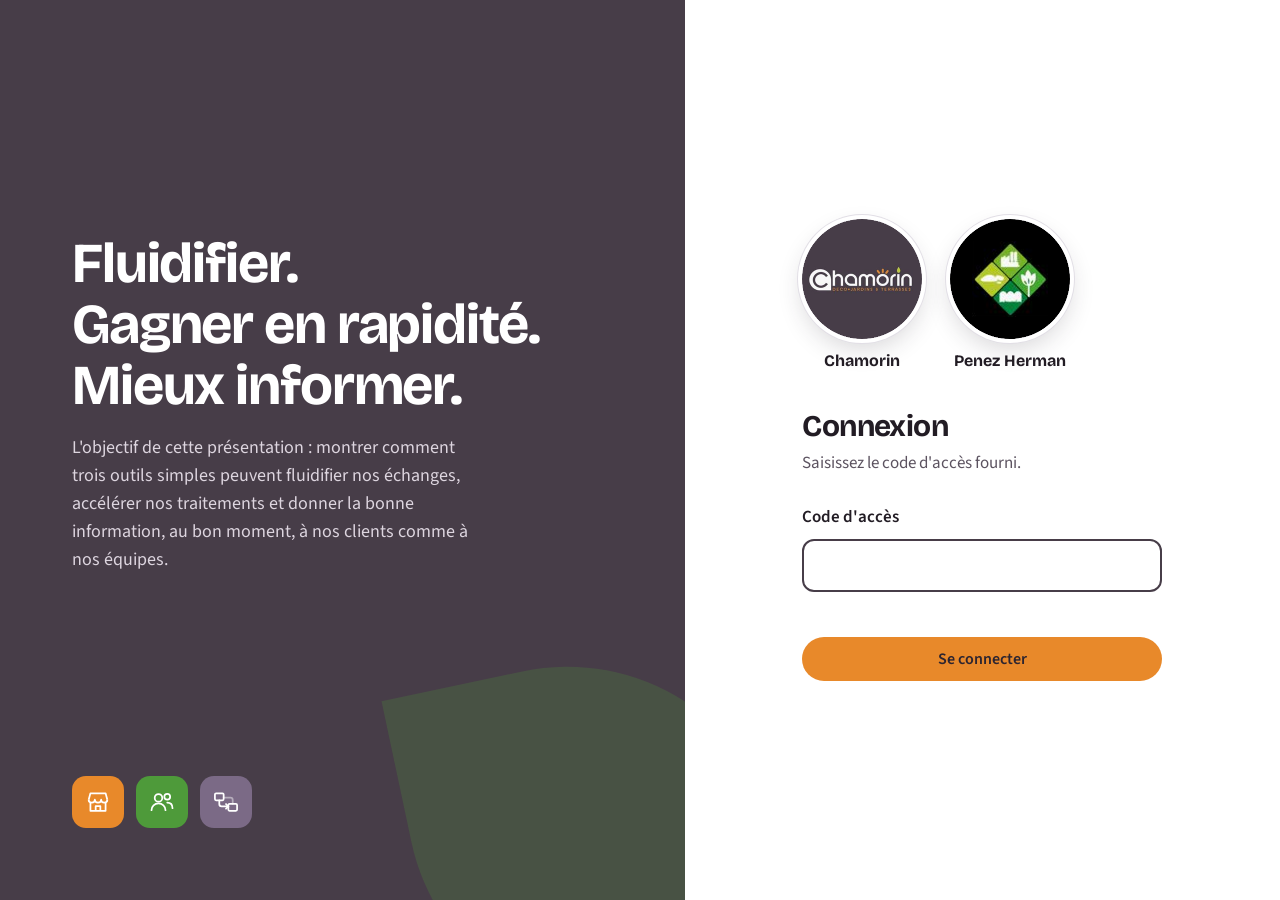
<file: portail-client.html>
<!doctype html>
<html lang="fr">
<head>
<!-- Protection portail : redirige vers la connexion sans session -->
<script src="auth.js"></script>
<script>if(!window.PortailAuth||!PortailAuth.isLogged()){try{window.top.location.replace("index.html?next=portail-client")}catch(e){location.replace("index.html?next=portail-client")}}</script>

<meta charset="utf-8">
<meta name="viewport" content="width=device-width, initial-scale=1, viewport-fit=cover">
<title>Chamorin — Espace Client · Leroy Merlin Perpignan</title>
<style>
  :root{
    --charcoal:#1B1B1B;
    --charcoal-soft:#4A4A4A;
    --green:#6DAF3C;
    --green-light:#EDF5E4;
    --orange:#F28C1E;
    --orange-light:#FCEBD4;
    --red:#C0392B;
    --red-light:#FBE7E4;
    --bg:#F7F6F3;
    --card:#FFFFFF;
    --text:#232323;
    --text-soft:#6B6B6B;
    --border:#E7E4DE;
    --radius:14px;
    box-sizing:border-box;
    padding-top:env(safe-area-inset-top,0px);
    padding-bottom:env(safe-area-inset-bottom,0px);
  }
  *{box-sizing:border-box;}
  html{scroll-padding-top:env(safe-area-inset-top,0px);}
  html,body{height:100%;}
  body{
    margin:0;background:var(--bg);color:var(--text);
    font-family:Calibri,"Segoe UI",Optima,Candara,Arial,sans-serif;
    -webkit-font-smoothing:antialiased;
  }
  @media (prefers-color-scheme: dark){
    :root:not([data-theme="light"]){
      --bg:#10141C; --card:#1A2030; --text:#EDEFF3; --text-soft:#9AA4B2; --border:#2A3242;
      --green-light:#1D2A18; --orange-light:#2E260F; --red-light:#301414;
    }
  }
  :root[data-theme="dark"]{
    --bg:#10141C; --card:#1A2030; --text:#EDEFF3; --text-soft:#9AA4B2; --border:#2A3242;
    --green-light:#1D2A18; --orange-light:#2E260F; --red-light:#301414;
  }
  a{color:inherit;text-decoration:none;}
  button{font-family:inherit;}

  .app{display:flex;min-height:100%;}

  .sidebar{
    width:236px;flex-shrink:0;background:var(--charcoal);color:#fff;
    display:flex;flex-direction:column;padding:22px 16px calc(20px + env(safe-area-inset-bottom,0px));
    position:sticky;top:0;align-self:flex-start;height:100vh;
  }
  .brand{display:flex;align-items:center;gap:10px;padding:0 6px 22px;border-bottom:1px solid rgba(255,255,255,.15);margin-bottom:18px;}
  .brand .mark{width:38px;height:38px;border-radius:9px;background:#fff;display:flex;align-items:center;justify-content:center;flex-shrink:0;}
  .brand .mark svg{width:24px;height:24px;}
  .brand .name{font-size:19px;font-weight:700;color:#fff;}
  .brand .sub{font-size:10.5px;color:var(--orange);margin-top:2px;font-weight:700;letter-spacing:.06em;text-transform:uppercase;}

  nav.side-nav{display:flex;flex-direction:column;gap:2px;flex:1;}
  .nav-item{display:flex;align-items:center;gap:11px;padding:10px 12px;border-radius:9px;color:#D9DBDF;font-size:14.5px;cursor:pointer;border:none;background:transparent;width:100%;text-align:left;}
  .nav-item svg{width:18px;height:18px;flex-shrink:0;}
  .nav-item:hover{background:rgba(255,255,255,.08);color:#fff;}
  .nav-item.active{background:var(--orange);color:#fff;font-weight:600;}

  .sidebar-foot{border-top:1px solid rgba(255,255,255,.15);padding-top:14px;margin-top:14px;display:flex;flex-direction:column;gap:8px;}
  .icon-row{display:flex;gap:8px;}
  .icon-btn{flex:1;display:flex;align-items:center;justify-content:center;gap:6px;background:transparent;color:#D9DBDF;font-weight:600;font-size:12.3px;padding:9px 8px;border-radius:10px;border:1px solid rgba(255,255,255,.22);cursor:pointer;}
  .icon-btn:hover{background:rgba(255,255,255,.08);color:#fff;}

  .invite-row{display:flex;align-items:center;gap:10px;padding:9px 12px;border:1px solid var(--border);border-radius:10px;font-size:12.8px;}
  .invite-row .av{width:26px;height:26px;border-radius:50%;background:var(--charcoal-soft);color:#fff;display:flex;align-items:center;justify-content:center;font-size:10.5px;font-weight:700;flex-shrink:0;}
  .invite-row .info{flex:1;min-width:0;}
  .invite-row .info .em{font-weight:600;overflow:hidden;text-overflow:ellipsis;white-space:nowrap;}
  .invite-row .info .rl{color:var(--text-soft);font-size:11.6px;}
  .invite-row .st{font-size:11px;font-weight:700;padding:3px 9px;border-radius:999px;white-space:nowrap;}
  .invite-row .st.actif{background:var(--green-light);color:var(--green);}
  .invite-row .st.attente{background:var(--orange-light);color:var(--orange);}
  .sav-btn{width:100%;display:flex;align-items:center;justify-content:center;gap:8px;background:var(--orange);color:#fff;font-weight:700;font-size:14px;padding:11px 10px;border-radius:10px;border:none;cursor:pointer;}
  .sav-btn:hover{filter:brightness(1.06);}
  .dl-btn{width:100%;display:flex;align-items:center;justify-content:center;gap:8px;background:transparent;color:#D9DBDF;font-weight:600;font-size:12.8px;padding:9px 10px;border-radius:10px;border:1px solid rgba(255,255,255,.25);cursor:pointer;}
  .dl-btn:hover{background:rgba(255,255,255,.08);color:#fff;}
  .dl-btn svg{width:15px;height:15px;}

  main{flex:1;min-width:0;padding:26px 32px 56px;}
  .topbar{display:flex;align-items:center;justify-content:space-between;margin-bottom:22px;gap:16px;flex-wrap:wrap;}
  .topbar h1{font-size:22px;margin:0;}
  .topbar .client-chip{display:flex;align-items:center;gap:10px;background:var(--card);border:1px solid var(--border);padding:8px 14px;border-radius:999px;font-size:13.5px;color:var(--text-soft);}
  .topbar .client-chip b{color:var(--text);}
  .avatar{width:28px;height:28px;border-radius:50%;background:var(--charcoal-soft);color:#fff;display:flex;align-items:center;justify-content:center;font-size:11px;font-weight:700;}

  .kpi-grid{display:grid;grid-template-columns:repeat(4,1fr);gap:16px;margin-bottom:22px;}
  .kpi{background:var(--card);border:1px solid var(--border);border-radius:var(--radius);padding:18px 18px 16px;}
  .kpi .icon{width:34px;height:34px;border-radius:9px;display:flex;align-items:center;justify-content:center;margin-bottom:10px;}
  .kpi .icon svg{width:18px;height:18px;}
  .kpi .value{font-size:25px;font-weight:700;line-height:1.1;}
  .kpi .label{font-size:12.3px;color:var(--text-soft);margin-top:4px;}
  .kpi .delta{font-size:11.5px;font-weight:600;margin-top:8px;display:inline-flex;align-items:center;gap:4px;padding:2px 8px;border-radius:999px;}
  .delta.up{background:var(--green-light);color:var(--green);}
  .delta.warn{background:var(--orange-light);color:var(--orange);}
  .delta.down{background:var(--red-light);color:var(--red);}

  .panel{background:var(--card);border:1px solid var(--border);border-radius:var(--radius);padding:20px 22px;margin-bottom:20px;}
  .panel-head{display:flex;align-items:center;justify-content:space-between;margin-bottom:14px;gap:10px;flex-wrap:wrap;}
  .panel-head h2{font-size:16.5px;margin:0;}
  .panel-head .hint{font-size:12.5px;color:var(--text-soft);}
  .grid-2{display:grid;grid-template-columns:1.15fr 1fr;gap:20px;}

  table{width:100%;border-collapse:collapse;font-size:13.6px;}
  th{text-align:left;color:var(--text-soft);font-weight:600;font-size:11.6px;text-transform:uppercase;letter-spacing:.03em;padding:8px 10px;border-bottom:1px solid var(--border);cursor:pointer;user-select:none;white-space:nowrap;}
  th.num,td.num{text-align:right;}
  th:hover{color:var(--text);}
  th .arrow{font-size:10px;margin-left:3px;opacity:.6;}
  td{padding:10px 10px;border-bottom:1px solid var(--border);vertical-align:middle;}
  tr:last-child td{border-bottom:none;}
  tr.total-row td{font-weight:700;border-top:2px solid var(--charcoal);background:var(--bg);}
  .badge{display:inline-flex;align-items:center;gap:6px;padding:4px 10px;border-radius:999px;font-size:11.8px;font-weight:600;white-space:nowrap;}
  .badge.prep{background:var(--orange-light);color:var(--orange);}
  .badge.livree{background:var(--green-light);color:var(--green);}
  .badge.attente{background:var(--red-light);color:var(--red);}
  .badge.new{background:var(--green-light);color:var(--green);}
  .badge.exp{background:#EDEDED;color:var(--charcoal-soft);}

  /* active order cards (dashboard) */
  .active-order-card{border:1px solid var(--border);border-radius:12px;padding:16px 18px;margin-bottom:14px;}
  .active-order-card:last-child{margin-bottom:0;}
  .aoc-head{display:flex;align-items:center;justify-content:space-between;gap:10px;margin-bottom:4px;flex-wrap:wrap;}
  .aoc-head .ref{font-weight:700;font-size:14.5px;}
  .aoc-amount{font-weight:700;font-size:15px;}
  .aoc-meta{font-size:12.2px;color:var(--text-soft);margin-bottom:12px;}
  .chip-grid{display:flex;flex-wrap:wrap;gap:8px;margin-bottom:10px;}
  .article-chip{display:inline-flex;align-items:center;gap:7px;padding:6px 11px;border-radius:9px;font-size:12px;background:var(--bg);border:1px solid var(--border);max-width:100%;}
  .article-chip .dot{width:7px;height:7px;border-radius:50%;flex-shrink:0;}
  .article-chip .dot.ok{background:var(--green);}
  .article-chip .dot.rupture{background:var(--red);}
  .article-chip .dot.partiel{background:var(--red);}
  .article-chip .nm{font-weight:600;overflow:hidden;text-overflow:ellipsis;white-space:nowrap;max-width:220px;}
  .article-chip .qt{color:var(--text-soft);white-space:nowrap;}
  .article-chip.is-rupture{background:var(--red-light);border-color:#F0C7C0;}
  .dot{width:7px;height:7px;border-radius:50%;background:currentColor;}
  .muted{color:var(--text-soft);}
  .link-btn{background:none;border:none;color:var(--orange);font-weight:600;font-size:13px;cursor:pointer;padding:4px 0;}
  .link-btn:hover{text-decoration:underline;}
  .searchbox{display:flex;align-items:center;gap:8px;background:var(--bg);border:1px solid var(--border);border-radius:9px;padding:7px 12px;font-size:13px;color:var(--text-soft);width:240px;}
  .searchbox input{border:none;background:transparent;outline:none;font-family:inherit;font-size:13px;color:var(--text);width:100%;}
  .table-wrap{max-height:480px;overflow:auto;}
  .evol-pos{color:var(--green);font-weight:700;}
  .evol-neg{color:var(--red);font-weight:700;}

  /* custom bar chart */
  .barchart{display:flex;flex-direction:column;gap:14px;}
  .barrow .barrow-head{display:flex;justify-content:space-between;font-size:12.6px;margin-bottom:5px;gap:10px;}
  .barrow .barrow-head .name{font-weight:600;overflow:hidden;text-overflow:ellipsis;white-space:nowrap;}
  .barrow .barrow-head .vals{color:var(--text-soft);white-space:nowrap;}
  .bartrack{position:relative;height:9px;background:var(--bg);border-radius:5px;overflow:hidden;}
  .bartrack .b25{position:absolute;top:0;left:0;height:100%;background:#D8D5CE;border-radius:5px;}
  .bartrack .b26{position:absolute;top:0;left:0;height:100%;background:var(--orange);border-radius:5px;transition:width .6s ease;}
  .legend-mini{display:flex;gap:16px;font-size:12px;color:var(--text-soft);margin-bottom:14px;}
  .legend-mini span{display:inline-flex;align-items:center;gap:6px;}
  .legend-mini i{width:10px;height:10px;border-radius:3px;display:inline-block;}

  .stat-compare{display:flex;align-items:center;gap:22px;margin-bottom:18px;flex-wrap:wrap;}
  .stat-block{text-align:left;}
  .stat-block .n{font-size:27px;font-weight:700;}
  .stat-block .l{font-size:12.3px;color:var(--text-soft);}
  .stat-arrow{display:flex;align-items:center;gap:6px;background:var(--green-light);color:var(--green);font-weight:700;font-size:14px;padding:6px 14px;border-radius:999px;}

  .rupture-list{display:flex;flex-direction:column;gap:10px;}
  .rupture{display:flex;align-items:center;gap:12px;padding:12px 14px;border-radius:10px;background:var(--red-light);border:1px solid #F0C7C0;}
  .rupture .swatch{width:8px;align-self:stretch;border-radius:6px;background:var(--red);}
  .rupture .info b{display:block;font-size:13.6px;}
  .rupture .info span{font-size:12px;color:var(--text-soft);}
  .rupture .when{margin-left:auto;font-size:12.5px;font-weight:700;color:var(--red);white-space:nowrap;}

  /* order tracker */
  .tracker-card{border:1px solid var(--border);border-radius:12px;padding:16px 18px;margin-bottom:14px;}
  .tracker-card:last-child{margin-bottom:0;}
  .tracker-top{display:flex;align-items:center;justify-content:space-between;margin-bottom:14px;flex-wrap:wrap;gap:8px;}
  .tracker-top .ref{font-weight:700;font-size:14.5px;}
  .tracker-top .meta{font-size:12.3px;color:var(--text-soft);}
  .tracker-eta{font-size:12.6px;font-weight:700;color:var(--orange);background:var(--orange-light);padding:4px 11px;border-radius:999px;}
  .stepper{display:flex;align-items:center;}
  .step{display:flex;flex-direction:column;align-items:center;flex:1;position:relative;}
  .step .circle{width:26px;height:26px;border-radius:50%;display:flex;align-items:center;justify-content:center;font-size:12px;font-weight:700;background:var(--bg);border:2px solid var(--border);color:var(--text-soft);z-index:1;}
  .step .lbl{font-size:11px;color:var(--text-soft);margin-top:7px;text-align:center;max-width:90px;}
  .step .line{position:absolute;top:13px;right:50%;width:100%;height:2px;background:var(--border);z-index:0;}
  .step:first-child .line{display:none;}
  .step.done .circle{background:var(--green);border-color:var(--green);color:#fff;}
  .step.done .line{background:var(--green);}
  .step.current .line{background:var(--green);}
  .step.done .lbl{color:var(--text);font-weight:600;}
  .step.current .circle{background:var(--orange);border-color:var(--orange);color:#fff;}
  .step.current .lbl{color:var(--text);font-weight:700;}
  .step.blocked .circle{background:var(--red);border-color:var(--red);color:#fff;}
  .step.blocked .lbl{color:var(--red);font-weight:700;}
  .step.blocked .line{background:var(--green);}
  .tracker-alert{display:flex;align-items:flex-start;gap:9px;background:var(--red-light);border:1px solid #F0C7C0;border-radius:9px;padding:10px 13px;margin-top:14px;font-size:12.6px;color:var(--red);}
  .tracker-alert svg{flex-shrink:0;margin-top:1px;}

  .section{display:none;}
  .section.active{display:block;}

  .overlay{position:fixed;inset:0;background:rgba(15,20,30,.5);display:none;align-items:center;justify-content:center;padding:20px;z-index:50;}
  .overlay.open{display:flex;}
  .modal{background:var(--card);border-radius:16px;width:100%;max-width:520px;max-height:88vh;overflow:auto;padding:26px 26px 22px;}
  .modal-head{display:flex;align-items:center;justify-content:space-between;margin-bottom:6px;}
  .modal-head h3{margin:0;font-size:18px;}
  .modal-head button{background:none;border:none;font-size:20px;cursor:pointer;color:var(--text-soft);line-height:1;}
  .modal p.sub{color:var(--text-soft);font-size:13px;margin:0 0 18px;}
  .field{margin-bottom:14px;}
  .field label{display:block;font-size:12.8px;font-weight:600;margin-bottom:6px;}
  .field select,.field textarea,.field input{width:100%;padding:10px 12px;border:1px solid var(--border);border-radius:9px;font-family:inherit;font-size:13.8px;background:var(--bg);color:var(--text);}
  .field textarea{resize:vertical;min-height:80px;}
  .upload{border:2px dashed var(--border);border-radius:10px;padding:16px;text-align:center;font-size:12.8px;color:var(--text-soft);cursor:pointer;}
  .upload:hover{border-color:var(--orange);color:var(--orange);}
  .modal-actions{display:flex;gap:10px;margin-top:18px;}
  .btn{padding:11px 16px;border-radius:9px;border:none;font-weight:700;font-size:13.8px;cursor:pointer;}
  .btn.primary{background:var(--orange);color:#fff;flex:1;}
  .btn.primary:hover{filter:brightness(1.06);}
  .btn.ghost{background:transparent;color:var(--text-soft);border:1px solid var(--border);}

  .toast{position:fixed;bottom:26px;left:50%;transform:translate(-50%,140%);background:var(--charcoal);color:#fff;padding:13px 20px;border-radius:10px;font-size:13.5px;display:flex;align-items:center;gap:10px;transition:transform .35s ease;z-index:60;box-shadow:0 10px 30px rgba(0,0,0,.2);}
  .toast.show{transform:translate(-50%,0);}

  @media (max-width: 880px){
    .sidebar{position:fixed;left:-260px;z-index:40;transition:left .25s ease;box-shadow:0 0 40px rgba(0,0,0,.3);}
    .sidebar.open{left:0;}
    main{padding:18px 16px 60px;}
    .kpi-grid{grid-template-columns:1fr 1fr;}
    .grid-2{grid-template-columns:1fr;}
    .menu-toggle{display:flex !important;}
    .searchbox{width:100%;}
  }
  .menu-toggle{display:none;align-items:center;justify-content:center;width:38px;height:38px;border-radius:9px;background:var(--card);border:1px solid var(--border);cursor:pointer;}

  @media print{
    .sidebar,.menu-toggle,.overlay,.toast{display:none !important;}
    main{padding:0;}
    body{background:#fff;}
  }
</style>
</head>
<body>

<div class="app">
  <aside class="sidebar" id="sidebar">
    <div class="brand">
      <div class="mark">
        <svg viewBox="0 0 40 40" fill="none">
          <circle cx="20" cy="20" r="8" fill="#F28C1E"/>
          <g stroke-linecap="round" stroke-width="3.4">
            <line x1="20" y1="2" x2="20" y2="8" stroke="#F28C1E"/>
            <line x1="20" y1="32" x2="20" y2="38" stroke="#6DAF3C"/>
            <line x1="2" y1="20" x2="8" y2="20" stroke="#6DAF3C"/>
            <line x1="32" y1="20" x2="38" y2="20" stroke="#F5C542"/>
            <line x1="7" y1="7" x2="11.5" y2="11.5" stroke="#F5C542"/>
            <line x1="28.5" y1="28.5" x2="33" y2="33" stroke="#6DAF3C"/>
            <line x1="33" y1="7" x2="28.5" y2="11.5" stroke="#6DAF3C"/>
            <line x1="11.5" y1="28.5" x2="7" y2="33" stroke="#F28C1E"/>
          </g>
        </svg>
      </div>
      <div>
        <div class="name">Chamorin</div>
        <div class="sub">Espace client</div>
      </div>
    </div>

    <nav class="side-nav">
      <button class="nav-item active" data-target="dashboard">
        <svg viewBox="0 0 24 24" fill="none" stroke="currentColor" stroke-width="2"><rect x="3" y="3" width="7" height="9" rx="1.5"/><rect x="14" y="3" width="7" height="5" rx="1.5"/><rect x="14" y="12" width="7" height="9" rx="1.5"/><rect x="3" y="16" width="7" height="5" rx="1.5"/></svg>
        Tableau de bord
      </button>
      <button class="nav-item" data-target="commandes">
        <svg viewBox="0 0 24 24" fill="none" stroke="currentColor" stroke-width="2"><path d="M4 7h16l-1.5 12.5a2 2 0 0 1-2 1.5H7.5a2 2 0 0 1-2-1.5L4 7Z"/><path d="M9 7V5a3 3 0 0 1 6 0v2"/></svg>
        Commande en cours
      </button>
      <button class="nav-item" data-target="historique">
        <svg viewBox="0 0 24 24" fill="none" stroke="currentColor" stroke-width="2"><path d="M3 12a9 9 0 1 0 3-6.7"/><path d="M3 4v5h5"/><path d="M12 7v5l4 2"/></svg>
        Historique 2025 / 2026
      </button>
      <button class="nav-item" data-target="tops">
        <svg viewBox="0 0 24 24" fill="none" stroke="currentColor" stroke-width="2"><path d="M12 3v18"/><path d="M6 13v8"/><path d="M18 8v13"/></svg>
        Suivi des ventes produits
      </button>
    </nav>

    <div class="sidebar-foot">
      <div class="icon-row">
        <button class="icon-btn" id="openHelpBtn">
          <svg viewBox="0 0 24 24" width="15" height="15" fill="none" stroke="currentColor" stroke-width="2"><circle cx="12" cy="12" r="9"/><path d="M9.5 9.2a2.5 2.5 0 0 1 4.9.8c0 1.7-2.4 2-2.4 3.5"/><circle cx="12" cy="17" r=".6" fill="currentColor"/></svg>
          Aide
        </button>
        <button class="icon-btn" id="openSettingsBtn">
          <svg viewBox="0 0 24 24" width="15" height="15" fill="none" stroke="currentColor" stroke-width="2"><circle cx="12" cy="12" r="3"/><path d="M19.4 15a1.7 1.7 0 0 0 .3 1.9l.1.1a2 2 0 1 1-2.8 2.8l-.1-.1a1.7 1.7 0 0 0-1.9-.3 1.7 1.7 0 0 0-1 1.6V21a2 2 0 1 1-4 0v-.2a1.7 1.7 0 0 0-1-1.5 1.7 1.7 0 0 0-1.9.3l-.1.1a2 2 0 1 1-2.8-2.8l.1-.1a1.7 1.7 0 0 0 .3-1.9 1.7 1.7 0 0 0-1.6-1H3a2 2 0 1 1 0-4h.2a1.7 1.7 0 0 0 1.5-1 1.7 1.7 0 0 0-.3-1.9l-.1-.1a2 2 0 1 1 2.8-2.8l.1.1a1.7 1.7 0 0 0 1.9.3H9a1.7 1.7 0 0 0 1-1.6V3a2 2 0 1 1 4 0v.2a1.7 1.7 0 0 0 1 1.5 1.7 1.7 0 0 0 1.9-.3l.1-.1a2 2 0 1 1 2.8 2.8l-.1.1a1.7 1.7 0 0 0-.3 1.9V9a1.7 1.7 0 0 0 1.6 1H21a2 2 0 1 1 0 4h-.2a1.7 1.7 0 0 0-1.5 1Z"/></svg>
          Paramètres
        </button>
      </div>
      <button class="sav-btn" id="openSavBtn">
        <svg viewBox="0 0 24 24" width="16" height="16" fill="none" stroke="currentColor" stroke-width="2"><path d="M12 22s8-4.5 8-11V5l-8-3-8 3v6c0 6.5 8 11 8 11Z"/><path d="m9 12 2 2 4-4"/></svg>
        SAV
      </button>
    </div>
  </aside>

  <main>
    <div class="topbar">
      <div style="display:flex;align-items:center;gap:12px;">
        <button class="menu-toggle" id="menuToggle">
          <svg width="18" height="18" viewBox="0 0 24 24" fill="none" stroke="currentColor" stroke-width="2"><path d="M3 6h18M3 12h18M3 18h18"/></svg>
        </button>
        <h1 id="pageTitle">Tableau de bord</h1>
      </div>
      <div class="client-chip">
        <div class="avatar">LM</div>
        <span>Connecté en tant que <b>Leroy Merlin — Perpignan</b> · code client <b>LM-66000</b></span>
      </div>
    </div>

    <!-- ============ DASHBOARD ============ -->
    <section class="section active" id="dashboard">
      <div class="kpi-grid">
        <div class="kpi">
          <div class="icon" style="background:var(--charcoal-soft);color:#fff;">
            <svg viewBox="0 0 24 24" fill="none" stroke="currentColor" stroke-width="2"><path d="M12 2v20M17 5H9.5a3.5 3.5 0 0 0 0 7h5a3.5 3.5 0 0 1 0 7H6"/></svg>
          </div>
          <div class="value" id="kpiCa26">—</div>
          <div class="label">Chiffre d'affaires 2026</div>
          <span class="delta up" id="kpiCaDelta">—</span>
        </div>
        <div class="kpi">
          <div class="icon" style="background:var(--orange);color:#fff;">
            <svg viewBox="0 0 24 24" fill="none" stroke="currentColor" stroke-width="2"><path d="M4 7h16l-1.5 12.5a2 2 0 0 1-2 1.5H7.5a2 2 0 0 1-2-1.5L4 7Z"/><path d="M9 7V5a3 3 0 0 1 6 0v2"/></svg>
          </div>
          <div class="value" id="kpiOrder">—</div>
          <div class="label">Commande en cours</div>
          <span class="delta warn" id="kpiOrderSub">—</span>
        </div>
        <div class="kpi">
          <div class="icon" style="background:var(--green);color:#fff;">
            <svg viewBox="0 0 24 24" fill="none" stroke="currentColor" stroke-width="2"><path d="M4 7h16l-1.5 12.5a2 2 0 0 1-2 1.5H7.5a2 2 0 0 1-2-1.5L4 7Z"/><path d="M9 7V5a3 3 0 0 1 6 0v2"/><path d="M9 12h6"/></svg>
          </div>
          <div class="value" id="kpiActive">—</div>
          <div class="label">Commandes actives</div>
          <span class="delta up" id="kpiTotalRealised">—</span>
        </div>
        <div class="kpi">
          <div class="icon" id="kpiRuptureIcon" style="background:var(--green);color:#fff;">
            <svg viewBox="0 0 24 24" fill="none" stroke="currentColor" stroke-width="2"><path d="M20 6 9 17l-5-5"/></svg>
          </div>
          <div class="value" id="kpiRupture">—</div>
          <div class="label">Ruptures sur la commande en cours</div>
          <span class="delta" id="kpiRuptureBadge">—</span>
        </div>
      </div>

      <div class="grid-2">
        <div class="panel">
          <div class="panel-head">
            <h2>Suivi de vos commandes en cours</h2>
            <span class="hint">Statut logistique en temps réel</span>
          </div>
          <div id="trackerList"></div>
        </div>

        <div class="panel">
          <div class="panel-head">
            <h2>Commandes actives</h2>
            <span class="hint">Références commandées, en un coup d'œil</span>
          </div>
          <div id="activeOrdersList"></div>
        </div>
      </div>

      <div class="panel" style="margin-bottom:0;">
        <div class="panel-head">
          <h2>Disponibilité de la commande en cours</h2>
          <span class="hint" id="orderAvailHint"></span>
        </div>
        <div class="rupture-list" id="orderAvailability"></div>
      </div>
    </section>

    <!-- ============ COMMANDE EN COURS ============ -->
    <section class="section" id="commandes">
      <button class="link-btn" id="backFromCommandes" style="margin-bottom:14px;display:inline-flex;align-items:center;gap:6px;">
        <svg width="14" height="14" viewBox="0 0 24 24" fill="none" stroke="currentColor" stroke-width="2"><path d="M19 12H5"/><path d="m12 19-7-7 7-7"/></svg>
        Retour
      </button>
      <div class="panel" id="orderStatusBanner" style="display:flex;align-items:center;gap:14px;">
        <div class="icon" id="orderStatusIcon" style="width:38px;height:38px;border-radius:10px;display:flex;align-items:center;justify-content:center;flex-shrink:0;background:var(--green);color:#fff;">
          <svg viewBox="0 0 24 24" width="20" height="20" fill="none" stroke="currentColor" stroke-width="2"><path d="M20 6 9 17l-5-5"/></svg>
        </div>
        <div>
          <div style="font-weight:700;font-size:15px;" id="orderStatusTitle">Commande complète</div>
          <div class="muted" style="font-size:12.8px;" id="orderStatusSub">Toutes les références sont disponibles</div>
        </div>
      </div>
      <div class="panel">
        <div class="panel-head">
          <h2>Commande en cours — <span id="orderRef">CM-2026-114</span></h2>
          <span class="badge prep"><span class="dot"></span>En préparation</span>
        </div>
        <p class="muted" style="margin-top:0;font-size:13.4px;">Réassort maçonnerie &amp; aménagement extérieur — <span id="orderMeta"></span></p>
        <table>
          <thead><tr><th>Référence produit</th><th class="num">Quantité</th><th class="num">Montant</th><th>Disponibilité</th><th></th></tr></thead>
          <tbody id="orderFullBody"></tbody>
        </table>
      </div>
    </section>

    <!-- ============ HISTORIQUE ============ -->
    <section class="section" id="historique">
      <div class="panel">
        <div class="panel-head"><h2>Chiffre d'affaires — 2025 vs 2026</h2></div>
        <div class="stat-compare">
          <div class="stat-block"><div class="n" id="statCa25">—</div><div class="l">CA 2025</div></div>
          <div class="stat-arrow" id="statArrow">→ —</div>
          <div class="stat-block"><div class="n" id="statCa26">—</div><div class="l">CA 2026</div></div>
          <div class="stat-block"><div class="n" id="statQ26">—</div><div class="l">Unités commandées en 2026</div></div>
        </div>
      </div>
      <div class="panel" style="margin-bottom:0;">
        <div class="panel-head">
          <h2>Historique de vos commandes</h2>
          <span class="hint">Cliquez sur une commande pour voir le détail</span>
        </div>
        <p class="muted" style="margin-top:0;margin-bottom:14px;font-size:12.6px;">Exemple de présentation — l'historique réel de vos commandes s'affichera ici une fois le portail connecté à Divalto.</p>
        <table>
          <thead><tr><th>Date</th><th>N° commande</th><th class="num">Montant</th><th>Statut</th><th></th></tr></thead>
          <tbody id="orderHistoryBody"></tbody>
        </table>
      </div>
    </section>

    <!-- ============ SUIVI DES VENTES PRODUITS ============ -->
    <section class="section" id="tops">
      <div class="panel" style="margin-bottom:0;">
        <div class="panel-head">
          <h2>Détail de toutes vos références (132)</h2>
          <div class="searchbox">
            <svg width="14" height="14" viewBox="0 0 24 24" fill="none" stroke="currentColor" stroke-width="2"><circle cx="11" cy="11" r="7"/><path d="m21 21-4.3-4.3"/></svg>
            <input id="searchInput" placeholder="Rechercher une référence...">
          </div>
        </div>
        <div class="table-wrap">
          <table>
            <thead>
              <tr>
                <th data-sort="n">Désignation produit <span class="arrow"></span></th>
                <th class="num" data-sort="q25">Qté 2025 <span class="arrow"></span></th>
                <th class="num" data-sort="q26">Qté 2026 <span class="arrow"></span></th>
                <th class="num" data-sort="ca25">CA 2025 <span class="arrow"></span></th>
                <th class="num" data-sort="ca26">CA 2026 <span class="arrow">▼</span></th>
                <th class="num" data-sort="ecart">Écart valeur <span class="arrow"></span></th>
                <th class="num" data-sort="evol">Évol. CA <span class="arrow"></span></th>
              </tr>
            </thead>
            <tbody id="productsBody"></tbody>
            <tfoot><tr class="total-row" id="productsTotalRow"></tr></tfoot>
          </table>
        </div>
      </div>
    </section>

  </main>
</div>

<!-- ============ MODAL SAV / LITIGE ============ -->
<div class="overlay" id="savOverlay">
  <div class="modal">
    <div class="modal-head">
      <h3>SAV — Déclarer un litige</h3>
      <button id="closeSav" aria-label="Fermer">✕</button>
    </div>
    <p class="sub">Votre demande est automatiquement transmise au service qualité et à votre commercial, avec votre commande déjà identifiée.</p>
    <div class="field">
      <label for="cmdSelect">Sélection de la commande</label>
      <select id="cmdSelect"></select>
    </div>
    <div class="field">
      <label for="articleSelect">Article concerné</label>
      <select id="articleSelect"></select>
    </div>
    <div class="field">
      <label for="motifSelect">Motif</label>
      <select id="motifSelect">
        <option>Produit endommagé à réception</option>
        <option>Écart de quantité livrée</option>
        <option>Erreur de référence</option>
        <option>Retard de livraison</option>
        <option>Autre</option>
      </select>
    </div>
    <div class="field">
      <label for="descr">Description</label>
      <textarea id="descr" placeholder="Décrivez le litige..."></textarea>
    </div>
    <div class="field">
      <label>Photo ou justificatif</label>
      <div class="upload">📎 Glisser une photo ici, ou cliquer pour choisir un fichier</div>
    </div>
    <div class="modal-actions">
      <button class="btn ghost" id="cancelSav">Annuler</button>
      <button class="btn primary" id="submitSav">Envoyer le litige</button>
    </div>
  </div>
</div>

<!-- ============ MODAL AIDE ============ -->
<div class="overlay" id="helpOverlay">
  <div class="modal" style="max-width:560px;">
    <div class="modal-head">
      <h3>À quoi sert cet espace ?</h3>
      <button id="closeHelp" aria-label="Fermer">✕</button>
    </div>
    <p class="sub" style="margin-bottom:16px;">L'objectif de cet espace est de vous rendre autonome : retrouvez à tout moment les réponses à vos questions sur vos commandes, sans attendre un appel ou un email.</p>
    <div style="display:flex;flex-direction:column;gap:14px;margin-bottom:18px;">
      <div style="display:flex;gap:12px;">
        <div class="icon" style="width:32px;height:32px;border-radius:8px;background:var(--charcoal-soft);color:#fff;flex-shrink:0;display:flex;align-items:center;justify-content:center;">
          <svg width="16" height="16" viewBox="0 0 24 24" fill="none" stroke="currentColor" stroke-width="2"><rect x="3" y="3" width="7" height="9" rx="1.5"/><rect x="14" y="3" width="7" height="5" rx="1.5"/><rect x="14" y="12" width="7" height="9" rx="1.5"/><rect x="3" y="16" width="7" height="5" rx="1.5"/></svg>
        </div>
        <div><b style="font-size:13.6px;">Tableau de bord</b><div class="muted" style="font-size:12.6px;">Vue d'ensemble : chiffre d'affaires, commande en cours et suivi logistique en temps réel de vos livraisons.</div></div>
      </div>
      <div style="display:flex;gap:12px;">
        <div class="icon" style="width:32px;height:32px;border-radius:8px;background:var(--orange);color:#fff;flex-shrink:0;display:flex;align-items:center;justify-content:center;">
          <svg width="16" height="16" viewBox="0 0 24 24" fill="none" stroke="currentColor" stroke-width="2"><path d="M4 7h16l-1.5 12.5a2 2 0 0 1-2 1.5H7.5a2 2 0 0 1-2-1.5L4 7Z"/><path d="M9 7V5a3 3 0 0 1 6 0v2"/></svg>
        </div>
        <div><b style="font-size:13.6px;">Commande en cours</b><div class="muted" style="font-size:12.6px;">Le détail complet de votre commande, avec la disponibilité de chaque référence — pour savoir immédiatement si elle est complète.</div></div>
      </div>
      <div style="display:flex;gap:12px;">
        <div class="icon" style="width:32px;height:32px;border-radius:8px;background:var(--green);color:#fff;flex-shrink:0;display:flex;align-items:center;justify-content:center;">
          <svg width="16" height="16" viewBox="0 0 24 24" fill="none" stroke="currentColor" stroke-width="2"><path d="M3 12a9 9 0 1 0 3-6.7"/><path d="M3 4v5h5"/><path d="M12 7v5l4 2"/></svg>
        </div>
        <div><b style="font-size:13.6px;">Historique 2025 / 2026</b><div class="muted" style="font-size:12.6px;">Toutes vos commandes passées : date, montant, statut — cliquez sur une commande pour voir son détail.</div></div>
      </div>
      <div style="display:flex;gap:12px;">
        <div class="icon" style="width:32px;height:32px;border-radius:8px;background:var(--charcoal);color:#fff;flex-shrink:0;display:flex;align-items:center;justify-content:center;">
          <svg width="16" height="16" viewBox="0 0 24 24" fill="none" stroke="currentColor" stroke-width="2"><path d="M12 3v18"/><path d="M6 13v8"/><path d="M18 8v13"/></svg>
        </div>
        <div><b style="font-size:13.6px;">Suivi des ventes produits</b><div class="muted" style="font-size:12.6px;">Le détail de toutes vos références commandées, avec les évolutions d'une année sur l'autre.</div></div>
      </div>
      <div style="display:flex;gap:12px;">
        <div class="icon" style="width:32px;height:32px;border-radius:8px;background:var(--red);color:#fff;flex-shrink:0;display:flex;align-items:center;justify-content:center;">
          <svg width="16" height="16" viewBox="0 0 24 24" fill="none" stroke="currentColor" stroke-width="2"><path d="M12 22s8-4.5 8-11V5l-8-3-8 3v6c0 6.5 8 11 8 11Z"/><path d="m9 12 2 2 4-4"/></svg>
        </div>
        <div><b style="font-size:13.6px;">SAV</b><div class="muted" style="font-size:12.6px;">Déclarez un litige ou posez une question sur une commande, déjà identifiée — transmise automatiquement aux bons interlocuteurs, sans email ni appel.</div></div>
      </div>
    </div>
    <div class="modal-actions">
      <button class="btn primary" id="closeHelp2" style="flex:1;">J'ai compris</button>
    </div>
  </div>
</div>

<!-- ============ MODAL PARAMETRES / INVITATIONS ============ -->
<div class="overlay" id="settingsOverlay">
  <div class="modal" style="max-width:540px;">
    <div class="modal-head">
      <h3>Paramètres</h3>
      <button id="closeSettings" aria-label="Fermer">✕</button>
    </div>
    <p class="sub">Invitez d'autres collaborateurs de votre magasin à accéder à cet espace.</p>
    <div class="field">
      <label for="inviteEmail">Adresse email</label>
      <input type="email" id="inviteEmail" placeholder="prenom.nom@leroymerlin.fr">
    </div>
    <div class="field">
      <label for="inviteRole">Rôle</label>
      <select id="inviteRole">
        <option>Lecture seule — consultation des commandes</option>
        <option>Peut déclarer des litiges et poser des questions</option>
        <option>Administrateur — peut aussi inviter d'autres personnes</option>
      </select>
    </div>
    <div class="modal-actions" style="margin-top:0;margin-bottom:18px;">
      <button class="btn primary" id="submitInvite" style="flex:1;">Inviter</button>
    </div>
    <div>
      <label style="display:block;font-size:12.8px;font-weight:600;margin-bottom:8px;">Personnes ayant accès</label>
      <div id="inviteList" style="display:flex;flex-direction:column;gap:8px;"></div>
    </div>
    <div class="modal-actions">
      <button class="btn ghost" id="closeSettings2" style="flex:1;">Fermer</button>
    </div>
  </div>
</div>

<div class="toast" id="toast">✓ Votre demande a bien été envoyée</div>

<!-- ============ MODAL QUESTION SUR UNE COMMANDE ============ -->
<div class="overlay" id="qOverlay">
  <div class="modal">
    <div class="modal-head">
      <h3>Question sur une commande</h3>
      <button id="closeQ" aria-label="Fermer">✕</button>
    </div>
    <p class="sub">Commande <b id="qOrderRef"></b> — article <b id="qArticleRef"></b> déjà identifiés — votre question est transmise directement au service commande.</p>
    <div class="field">
      <label for="qText">Votre question</label>
      <textarea id="qText" placeholder="Ex : est-il possible d'avancer la date de livraison ?"></textarea>
    </div>
    <div class="modal-actions">
      <button class="btn ghost" id="cancelQ">Annuler</button>
      <button class="btn primary" id="submitQ">Envoyer</button>
    </div>
  </div>
</div>

<!-- ============ MODAL DETAIL COMMANDE (historique) ============ -->
<div class="overlay" id="orderDetailOverlay">
  <div class="modal">
    <div class="modal-head">
      <h3>Commande <span id="odRef"></span> <span class="muted" style="font-size:12px;font-weight:400;">(exemple)</span></h3>
      <button id="closeOd" aria-label="Fermer">✕</button>
    </div>
    <p class="sub">Passée le <span id="odDate"></span> — <span id="odStatus"></span></p>
    <div id="odRuptureNote"></div>
    <table>
      <thead><tr><th>Référence produit</th><th class="num">Quantité</th><th class="num">Montant</th><th>Disponibilité</th></tr></thead>
      <tbody id="odBody"></tbody>
      <tfoot><tr class="total-row"><td>Total</td><td class="num" id="odQty"></td><td class="num" id="odTotal"></td><td></td></tr></tfoot>
    </table>
    <div class="modal-actions">
      <button class="btn ghost" id="closeOd2">Fermer</button>
    </div>
  </div>
</div>

<script id="portal-data" type="application/json">{"client": {"name": "Leroy Merlin — Perpignan", "code": "LM-66000"}, "products": [{"n": "SAC 25KG MARBRE ROULE BLANC 15/25 NATERIAL", "q25": 576, "q26": 672, "ca25": 4694, "ca26": 5495, "ecart": 801, "evol": 17.1}, {"n": "BRIQUE REFRACT 5X11X22 ROUGE", "q25": 2096, "q26": 2620, "ca25": 3878, "ca26": 4996, "ecart": 1118, "evol": 28.8}, {"n": "BRIQUE REFRACT 3X11X22 JAUNE FLAMME", "q25": 2250, "q26": 3000, "ca25": 3443, "ca26": 4668, "ecart": 1225, "evol": 35.6}, {"n": "SAC 25KG MARBRE BLANC 8/16 NATERIAL", "q25": 500, "q26": 800, "ca25": 2955, "ca26": 4488, "ecart": 1533, "evol": 51.9}, {"n": "PLAQUE BETON BIFACE PINEDE 184X36CM", "q25": 0, "q26": 119, "ca25": 0, "ca26": 4138, "ecart": 4138, "evol": null}, {"n": "COUVRE MUR ARRONDI TC 40X28X5 ROUGE", "q25": 1200, "q26": 840, "ca25": 5803, "ca26": 4111, "ecart": -1692, "evol": -29.2}, {"n": "PLAQUE BETON BIFACE MAQUIS 184X36CM", "q25": 0, "q26": 110, "ca25": 0, "ca26": 3914, "ecart": 3914, "evol": null}, {"n": "SAC 25KG GALET BLANC 30/60 TORHO", "q25": 400, "q26": 450, "ca25": 3364, "ca26": 3774, "ecart": 410, "evol": 12.2}, {"n": "CLAUSTRA AGADIR TC 28X28X9", "q25": 120, "q26": 720, "ca25": 600, "ca26": 3694, "ecart": 3094, "evol": 515.7}, {"n": "FORAINE PERFOREE 80X28X5 GRIS ARDOISE", "q25": 55, "q26": 220, "ca25": 822, "ca26": 3391, "ecart": 2569, "evol": 312.5}, {"n": "PLAQUE PLEINE 192X50X3.5 GRIS", "q25": 0, "q26": 172, "ca25": 0, "ca26": 3291, "ecart": 3291, "evol": null}, {"n": "BRIQUE REFRACT 3X11X22 ROUGE", "q25": 1500, "q26": 2250, "ca25": 2205, "ca26": 3271, "ecart": 1066, "evol": 48.3}, {"n": "PILIER A ENDUIRE 27X27 H20 GRIS", "q25": 1056, "q26": 1536, "ca25": 2140, "ca26": 3225, "ecart": 1085, "evol": 50.7}, {"n": "COUVRE MUR ARRONDI TC 40X23X5 ROUGE", "q25": 450, "q26": 750, "ca25": 1899, "ca26": 3212, "ecart": 1313, "evol": 69.1}, {"n": "BRIQUE REFRACT 5X11X22 JAUNE FLAMME", "q25": 2620, "q26": 1572, "ca25": 4941, "ca26": 3139, "ecart": -1802, "evol": -36.5}, {"n": "BRIQUE CLOISON TRADI 4X25X38.5", "q25": 1800, "q26": 2700, "ca25": 1998, "ca26": 3063, "ecart": 1065, "evol": 53.3}, {"n": "BORDURE DROITE PAVE SEINE TON PIERRE 50X11X7.5", "q25": 448, "q26": 1120, "ca25": 1214, "ca26": 3047, "ecart": 1833, "evol": 151.0}, {"n": "APPUI FENETRE 14/30 TC", "q25": 1540, "q26": 1540, "ca25": 2671, "ca26": 2836, "ecart": 165, "evol": 6.2}, {"n": "MURET CEVENNES 50X11X9 CREME", "q25": 336, "q26": 384, "ca25": 2386, "ca26": 2819, "ecart": 433, "evol": 18.1}, {"n": "BRIQUE REFRACT 3X11X22 GRIS ANTHRACITE", "q25": 1125, "q26": 1125, "ca25": 2745, "ca26": 2815, "ecart": 70, "evol": 2.6}, {"n": "PILIER A ENDUIRE 20X20 H25 GRIS", "q25": 1125, "q26": 1125, "ca25": 2610, "ca26": 2684, "ecart": 74, "evol": 2.8}, {"n": "SAC 15KG GALET BLANC CARRARE 25/40 NATERIAL", "q25": 420, "q26": 420, "ca25": 2625, "ca26": 2677, "ecart": 52, "evol": 2.0}, {"n": "CLAUSTRA BLANC 20X40 REF 789", "q25": 360, "q26": 480, "ca25": 1894, "ca26": 2579, "ecart": 685, "evol": 36.2}, {"n": "COUVRE MUR ARRONDI 50X28 PIERRE", "q25": 168, "q26": 336, "ca25": 1217, "ca26": 2579, "ecart": 1362, "evol": 111.9}, {"n": "NEZ DE MARCHE 20X28 ROUGE CAL", "q25": 640, "q26": 840, "ca25": 1888, "ca26": 2538, "ecart": 650, "evol": 34.4}, {"n": "BRIQUE CLOISON TRADI 5X25X38.5", "q25": 2250, "q26": 2250, "ca25": 2419, "ca26": 2497, "ecart": 78, "evol": 3.2}, {"n": "SAC 35KG MARBRE BLANC 8/16 NATERIAL", "q25": 315, "q26": 350, "ca25": 2265, "ca26": 2362, "ecart": 97, "evol": 4.3}, {"n": "COUVRE MUR CATHARE ECO 50X28X4", "q25": 0, "q26": 216, "ca25": 0, "ca26": 2344, "ecart": 2344, "evol": null}, {"n": "FORAINE PERFOREE 40X28X5 ROUGE (H)", "q25": 720, "q26": 600, "ca25": 2750, "ca26": 2301, "ecart": -449, "evol": -16.3}, {"n": "PAS JAPONAIS CERAMIQUE 42X36X2 PIERRE", "q25": 288, "q26": 288, "ca25": 2098, "ca26": 2111, "ecart": 13, "evol": 0.6}, {"n": "FORAINE PERFOREE 40X23X5 ROUGE (H)", "q25": 450, "q26": 600, "ca25": 1598, "ca26": 2109, "ecart": 511, "evol": 32.0}, {"n": "PILIER A ENDUIRE 37X37 H20 GRIS", "q25": 378, "q26": 486, "ca25": 1383, "ca26": 1812, "ecart": 429, "evol": 31.0}, {"n": "SAC 25KG GALET BLANC CARRARE 60/100 NATERIAL", "q25": 120, "q26": 160, "ca25": 1391, "ca26": 1807, "ecart": 416, "evol": 29.9}, {"n": "COUVRE MUR TRAVERTIN 100X30X3 BEIGE VIEILLI", "q25": 66, "q26": 76, "ca25": 1445, "ca26": 1732, "ecart": 287, "evol": 19.9}, {"n": "ELT PILIER 30X30X25 SABLE", "q25": 54, "q26": 324, "ca25": 275, "ca26": 1702, "ecart": 1427, "evol": 518.9}, {"n": "BRIQUE CLOISON 2 ALV 7X20X38.5", "q25": 2304, "q26": 1152, "ca25": 3318, "ca26": 1693, "ecart": -1625, "evol": -49.0}, {"n": "POTEAU INTER. BIFACE 280CM RAINURE COMPLETE", "q25": 0, "q26": 44, "ca25": 0, "ca26": 1651, "ecart": 1651, "evol": null}, {"n": "SAC 25KG MARBRE BLANC CARRARE 12/18 NATERIAL", "q25": 168, "q26": 210, "ca25": 1396, "ca26": 1586, "ecart": 190, "evol": 13.6}, {"n": "PAS JAPONAIS STRUCTURE SABLE X60", "q25": 0, "q26": 300, "ca25": 0, "ca26": 1443, "ecart": 1443, "evol": null}, {"n": "DALLE CEVENNES 49.5X49.5X2,2 CREME", "q25": 228, "q26": 304, "ca25": 1031, "ca26": 1408, "ecart": 377, "evol": 36.6}, {"n": "POTEAU 4 PLAQUES INTER 12X12X250 GRIS", "q25": 0, "q26": 46, "ca25": 0, "ca26": 1316, "ecart": 1316, "evol": null}, {"n": "APPUI FENETRE TRAVERTIN BEIGE 20/35/1.2 BORD DROIT", "q25": 0, "q26": 240, "ca25": 0, "ca26": 1315, "ecart": 1315, "evol": null}, {"n": "MAIN COURANTE TC 25X15X6 AGARA", "q25": 120, "q26": 360, "ca25": 408, "ca26": 1277, "ecart": 869, "evol": 213.0}, {"n": "APPUI TC OCCITAN 20/35/1.8X4.5 FLAMME LANGUEDOC", "q25": 0, "q26": 292, "ca25": 0, "ca26": 1273, "ecart": 1273, "evol": null}, {"n": "FILET 20KG CONCASSE ARLEQUIN 8/12 (BLA, ROS, BLE)", "q25": 0, "q26": 180, "ca25": 0, "ca26": 1221, "ecart": 1221, "evol": null}, {"n": "BORDURE COURBE PAVE SEINE TON PIERRE 50X11X7.5", "q25": 144, "q26": 288, "ca25": 544, "ca26": 1136, "ecart": 592, "evol": 108.8}, {"n": "BOISSEAU 30X30 H33 TC", "q25": 12, "q26": 36, "ca25": 351, "ca26": 1126, "ecart": 775, "evol": 220.8}, {"n": "COUVRE MUR PLAT BP 100X30X4 ANTHRACITE", "q25": 0, "q26": 56, "ca25": 0, "ca26": 1069, "ecart": 1069, "evol": null}, {"n": "SAC 25KG GALET ZEN POLI 50/70 NOIR NATERIAL", "q25": 60, "q26": 60, "ca25": 1079, "ca26": 1049, "ecart": -30, "evol": -2.8}, {"n": "BORDURE TRAVERTIN 50X10X7 VIEILLI", "q25": 0, "q26": 144, "ca25": 0, "ca26": 1027, "ecart": 1027, "evol": null}, {"n": "MAIN COURANTE LONG 50 BLANC", "q25": 96, "q26": 192, "ca25": 496, "ca26": 1008, "ecart": 512, "evol": 103.2}, {"n": "COUVRE MUR PYRAMIDE 100X30X3 BEIGE (SABLE/BROSSE)", "q25": 0, "q26": 44, "ca25": 0, "ca26": 978, "ecart": 978, "evol": null}, {"n": "BRIQUE REFRACT 5X5X22 JAUNE FLAMME (X296)", "q25": 0, "q26": 592, "ca25": 0, "ca26": 977, "ecart": 977, "evol": null}, {"n": "ELT PILIER LISSE DECO 29X29X16.7 OCRE", "q25": 72, "q26": 144, "ca25": 472, "ca26": 973, "ecart": 501, "evol": 106.1}, {"n": "SAC 35KG CONCASSE NOIR 6/14", "q25": 168, "q26": 126, "ca25": 1262, "ca26": 964, "ecart": -298, "evol": -23.6}, {"n": "APPUI TC OCCITAN 20/35/1.8X4.5 ANTHRACITE", "q25": 0, "q26": 120, "ca25": 0, "ca26": 960, "ecart": 960, "evol": null}, {"n": "PRELINTEAU 20X100 EP 6", "q25": 20, "q26": 40, "ca25": 460, "ca26": 949, "ecart": 489, "evol": 106.3}, {"n": "SAC 25KG ARDOISE BLEUE 30/60", "q25": 135, "q26": 135, "ca25": 894, "ca26": 933, "ecart": 39, "evol": 4.4}, {"n": "COUVRE MUR DECOLISSE 50X28X3 GRIS", "q25": 96, "q26": 192, "ca25": 447, "ca26": 925, "ecart": 478, "evol": 106.9}, {"n": "LATTE DE FINITION PLATE BIFACE GRISE 180CM", "q25": 0, "q26": 40, "ca25": 0, "ca26": 900, "ecart": 900, "evol": null}, {"n": "TRAVERSE ARDOISE NERO 50X25X3", "q25": 208, "q26": 104, "ca25": 1683, "ca26": 854, "ecart": -829, "evol": -49.3}, {"n": "BORDURE DROITE PAVE SEINE GRIS 50X11X7.5", "q25": 224, "q26": 336, "ca25": 558, "ca26": 841, "ecart": 283, "evol": 50.7}, {"n": "FILET 20KG CONCASSE DALMATIEN 8/12", "q25": 0, "q26": 120, "ca25": 0, "ca26": 831, "ecart": 831, "evol": null}, {"n": "FILET 15KG GALET SNOW WHITE 40/60", "q25": 400, "q26": 80, "ca25": 3980, "ca26": 830, "ecart": -3150, "evol": -79.1}, {"n": "BORDURE AUBRAC 50X9X10 CREME", "q25": 42, "q26": 84, "ca25": 387, "ca26": 820, "ecart": 433, "evol": 111.9}, {"n": "ELT PILIER LISSE DECO 29X29X16.7 GRIS", "q25": 72, "q26": 144, "ca25": 372, "ca26": 768, "ecart": 396, "evol": 106.5}, {"n": "PIQUET SCHISTE ARDOISIER 100X10X8 SCIE 60 PIECES", "q25": 0, "q26": 120, "ca25": 0, "ca26": 760, "ecart": 760, "evol": null}, {"n": "BRIQUE REFRACT 5X11X22 GRIS ANTHRACITE", "q25": 675, "q26": 225, "ca25": 2052, "ca26": 734, "ecart": -1318, "evol": -64.2}, {"n": "PAS JAPONAIS CERAMIQUE 42X36X2 GRIS", "q25": 192, "q26": 96, "ca25": 1407, "ca26": 704, "ecart": -703, "evol": -50.0}, {"n": "PAS JAPONAIS PETALE NOIR", "q25": 180, "q26": 180, "ca25": 643, "ca26": 680, "ecart": 37, "evol": 5.8}, {"n": "CLAUSTRA AERATION 13X21.5", "q25": 70, "q26": 56, "ca25": 792, "ca26": 643, "ecart": -149, "evol": -18.8}, {"n": "SAC 20KG GRAVIER ROCKIN ROUGE", "q25": 120, "q26": 60, "ca25": 1199, "ca26": 617, "ecart": -582, "evol": -48.5}, {"n": "CLAUSTRA AERATION 12X12", "q25": 60, "q26": 90, "ca25": 392, "ca26": 612, "ecart": 220, "evol": 56.1}, {"n": "PAS JAPONAIS CEVENNES CREME 36X24X2,8", "q25": 432, "q26": 144, "ca25": 1620, "ca26": 589, "ecart": -1031, "evol": -63.6}, {"n": "APPUI TC OCCITAN 15/30/1.8X3 ANTHRACITE", "q25": 121, "q26": 121, "ca25": 575, "ca26": 558, "ecart": -17, "evol": -3.0}, {"n": "BORDURE ST FLOUR CREME 50X7X10 LM", "q25": 150, "q26": 100, "ca25": 776, "ca26": 553, "ecart": -223, "evol": -28.7}, {"n": "SAC 15KG GRAVIER DECO ZEN NOIR 15/25 NATERIAL", "q25": 112, "q26": 56, "ca25": 1025, "ca26": 550, "ecart": -475, "evol": -46.3}, {"n": "PAS JAPONAIS STRUCTURE SABLE X120", "q25": 480, "q26": 120, "ca25": 2251, "ca26": 535, "ecart": -1716, "evol": -76.2}, {"n": "GANIVELLE NOISETIER 1M00 - RLX 5M écart 3/5CM", "q25": 0, "q26": 9, "ca25": 0, "ca26": 509, "ecart": 509, "evol": null}, {"n": "BORDURE SCHISTE ARDOISIER 50X8X10", "q25": 100, "q26": 100, "ca25": 474, "ca26": 481, "ecart": 7, "evol": 1.5}, {"n": "DALLE AUTOPORTANTE PERFOREE 39X39X4 MARRON", "q25": 240, "q26": 120, "ca25": 936, "ca26": 468, "ecart": -468, "evol": -50.0}, {"n": "BRIQUE REFRACT 5X5X22 ROUGE (X296)", "q25": 296, "q26": 296, "ca25": 441, "ca26": 465, "ecart": 24, "evol": 5.4}, {"n": "BORDURE COURBE AUBRAC CREME R60", "q25": 40, "q26": 40, "ca25": 437, "ca26": 452, "ecart": 15, "evol": 3.4}, {"n": "CHAPEAU PLAT BIFACE POTEAU INTERMEDIAIRE", "q25": 0, "q26": 38, "ca25": 0, "ca26": 439, "ecart": 439, "evol": null}, {"n": "MINERALSPRAY BIDON 5L (16 m2)", "q25": 16, "q26": 12, "ca25": 574, "ca26": 435, "ecart": -139, "evol": -24.2}, {"n": "PIQUET ECOFIRST H.26,5CM PAQUET DE 12", "q25": 0, "q26": 60, "ca25": 0, "ca26": 434, "ecart": 434, "evol": null}, {"n": "POTEAU DEPART BIFACE 280CM RAINURE COMPLETE", "q25": 0, "q26": 10, "ca25": 0, "ca26": 426, "ecart": 426, "evol": null}, {"n": "CHAPEAU POINTU 36X36X5 SABLE", "q25": 0, "q26": 24, "ca25": 0, "ca26": 418, "ecart": 418, "evol": null}, {"n": "BOISSEAU 25X25 H33 TC", "q25": 0, "q26": 18, "ca25": 0, "ca26": 409, "ecart": 409, "evol": null}, {"n": "MANULINTEAU 20X20X140", "q25": 10, "q26": 10, "ca25": 403, "ca26": 403, "ecart": 0, "evol": 0.0}, {"n": "MANULINTEAU 20X20X260", "q25": 0, "q26": 5, "ca25": 0, "ca26": 395, "ecart": 395, "evol": null}, {"n": "COUVRE MUR PLAT GASCOGNE BLANC 49X28X4 LM", "q25": 0, "q26": 40, "ca25": 0, "ca26": 388, "ecart": 388, "evol": null}, {"n": "BORDURE DROITE PAVE SEINE NOIRE 50X11X7.5", "q25": 112, "q26": 112, "ca25": 330, "ca26": 361, "ecart": 31, "evol": 9.4}, {"n": "PAS JAPONAIS STRUCTURE ANTHRACITE X60", "q25": 180, "q26": 60, "ca25": 982, "ca26": 339, "ecart": -643, "evol": -65.5}, {"n": "CHAPEAU POINTU 36X36X5 GRIS", "q25": 24, "q26": 24, "ca25": 324, "ca26": 335, "ecart": 11, "evol": 3.4}, {"n": "PAS JAPONAIS PETALE PIERRE", "q25": 90, "q26": 90, "ca25": 321, "ca26": 332, "ecart": 11, "evol": 3.4}, {"n": "CHAPEAU POINTU 46X46X5 GRIS", "q25": 1, "q26": 16, "ca25": 17, "ca26": 282, "ecart": 265, "evol": 1558.8}, {"n": "SEUIL PORTE 34 TABLEAU 120/130 GRIS", "q25": 1, "q26": 4, "ca25": 66, "ca26": 273, "ecart": 207, "evol": 313.6}, {"n": "COUVRE MUR OPTIPOSE PLAT 99X25 BLANC", "q25": 0, "q26": 14, "ca25": 0, "ca26": 248, "ecart": 248, "evol": null}, {"n": "BORDURE COURBE PAVE SEINE GRIS 50X11X7.5", "q25": 0, "q26": 72, "ca25": 0, "ca26": 239, "ecart": 239, "evol": null}, {"n": "BORDURE ECOFIRST NOIRE ROULEAU 10ML H.14CM", "q25": 48, "q26": 12, "ca25": 868, "ca26": 217, "ecart": -651, "evol": -75.0}, {"n": "COUVRE MUR 2 PENTES 99X30X3 GRIS", "q25": 1, "q26": 17, "ca25": 11, "ca26": 195, "ecart": 184, "evol": 1672.7}, {"n": "BORDURE TETRALINE GRISE 78CM H.14 + 1 PIQUET", "q25": 0, "q26": 66, "ca25": 0, "ca26": 193, "ecart": 193, "evol": null}, {"n": "BORDURE ACIER GALVA 99X12", "q25": 30, "q26": 30, "ca25": 171, "ca26": 171, "ecart": 0, "evol": 0.0}, {"n": "PROFILES H ECOPIC PAQUET DE 10", "q25": 25, "q26": 11, "ca25": 365, "ca26": 165, "ecart": -200, "evol": -54.8}, {"n": "PLAQUE BETON BIFACE OYAT 184X36CM", "q25": 0, "q26": 5, "ca25": 0, "ca26": 132, "ecart": 132, "evol": null}, {"n": "BORDURE DROITE ECOLAT GRIS 200X19X1", "q25": 12, "q26": 12, "ca25": 107, "ca26": 107, "ecart": 0, "evol": 0.0}, {"n": "MINERALSPRAY 750ML (2m2)", "q25": 0, "q26": 12, "ca25": 0, "ca26": 107, "ecart": 107, "evol": null}, {"n": "BORDURE DROITE ECOLAT GRIS 120X14X1", "q25": 60, "q26": 20, "ca25": 302, "ca26": 101, "ecart": -201, "evol": -66.6}, {"n": "POTEAU ANGLE BIFACE 280CM RAINURE COMPLETE", "q25": 0, "q26": 2, "ca25": 0, "ca26": 89, "ecart": 89, "evol": null}, {"n": "SEUIL PORTE 34 TABLEAU 140/150 GRIS", "q25": 0, "q26": 1, "ca25": 0, "ca26": 79, "ecart": 79, "evol": null}, {"n": "SEUIL CLASSIQUE 34X100 GRIS", "q25": 0, "q26": 1, "ca25": 0, "ca26": 52, "ecart": 52, "evol": null}, {"n": "CHAPEAU PLAT BIFACE POTEAU DEPART", "q25": 0, "q26": 4, "ca25": 0, "ca26": 46, "ecart": 46, "evol": null}, {"n": "ASPIRATEUR CHEMINEE 20X40", "q25": 2, "q26": 0, "ca25": 113, "ca26": 0, "ecart": -113, "evol": -100.0}, {"n": "BOISSEAU 20X20 H33 TC", "q25": 72, "q26": 0, "ca25": 963, "ca26": 0, "ecart": -963, "evol": -100.0}, {"n": "BORDURE CORTEN ASPECT ROUILLE 118X13", "q25": 30, "q26": 0, "ca25": 239, "ca26": 0, "ecart": -239, "evol": -100.0}, {"n": "BORDURE ECOLAT GRIS ROULEAU 10ML H.14CM", "q25": 48, "q26": 0, "ca25": 1732, "ca26": 0, "ecart": -1732, "evol": -100.0}, {"n": "CHAPEAU 4 PENTES 32X32X4 GRIS", "q25": 30, "q26": 0, "ca25": 475, "ca26": 0, "ecart": -475, "evol": -100.0}, {"n": "CHAPEAU 4 PENTES 32X32X4 OCRE", "q25": 50, "q26": 0, "ca25": 827, "ca26": 0, "ecart": -827, "evol": -100.0}, {"n": "COUVRE MUR 2 PENTES 99X25X3 OCRE", "q25": 27, "q26": 0, "ca25": 313, "ca26": 0, "ecart": -313, "evol": -100.0}, {"n": "COUVRE MUR ARRONDI 50X28 BLANC", "q25": 5, "q26": 0, "ca25": 37, "ca26": 0, "ecart": -37, "evol": -100.0}, {"n": "COUVRE MUR PLAT TC 40X29 ANTHRACITE", "q25": 60, "q26": 0, "ca25": 695, "ca26": 0, "ecart": -695, "evol": -100.0}, {"n": "FONTAINE AVALON GRISE 38X42X76 ROBINET/BONDE GRIS", "q25": 1, "q26": 0, "ca25": 133, "ca26": 0, "ecart": -133, "evol": -100.0}, {"n": "GANIVELLE NOISETIER 1M20 - RLX 5M écart 3/5CM", "q25": 9, "q26": 0, "ca25": 572, "ca26": 0, "ecart": -572, "evol": -100.0}, {"n": "MINERALSPRAY 650ML (2m2)", "q25": 12, "q26": 0, "ca25": 129, "ca26": 0, "ecart": -129, "evol": -100.0}, {"n": "MINI MONOLITHE ARDOISE <100CM PIED SCIE", "q25": 16, "q26": 0, "ca25": 660, "ca26": 0, "ecart": -660, "evol": -100.0}, {"n": "PAVE TRAVERTIN 10X10X3", "q25": 3200, "q26": 0, "ca25": 1376, "ca26": 0, "ecart": -1376, "evol": -100.0}, {"n": "PDP BETON MAYA BRIQUE ROSEE 245X64MM - BTE 0.68M2", "q25": 45, "q26": 0, "ca25": 594, "ca26": 0, "ecart": -594, "evol": -100.0}, {"n": "PRELINTEAU 20X120 EP 6", "q25": 20, "q26": 0, "ca25": 546, "ca26": 0, "ecart": -546, "evol": -100.0}, {"n": "SAC 25KG SABLE POUR HYDROSABLAGE N°0", "q25": 42, "q26": 0, "ca25": 294, "ca26": 0, "ecart": -294, "evol": -100.0}, {"n": "SEUIL CLASSIQUE 34X90 GRIS", "q25": 1, "q26": 0, "ca25": 46, "ca26": 0, "ecart": -46, "evol": -100.0}, {"n": "TRAVERSE SCHISTE ARDOISIER 75x25 EP.3/5", "q25": 40, "q26": 0, "ca25": 562, "ca26": 0, "ecart": -562, "evol": -100.0}], "order": [{"n": "BOISSEAU 20X20 H33 TC", "qte": 24, "ca": 339, "statut": "ok"}, {"n": "BOISSEAU 25X25 H33 TC", "qte": 18, "ca": 409, "statut": "rupture"}, {"n": "BORDURE DROITE PAVE SEINE GRIS 50X11X7.5", "qte": 112, "ca": 288, "statut": "ok"}, {"n": "BRIQUE CLOISON 2 ALV 7X20X38.5", "qte": 288, "ca": 438, "statut": "ok"}, {"n": "CLAUSTRA AGADIR TC 28X28X9", "qte": 120, "ca": 644, "statut": "partiel"}, {"n": "MANULINTEAU 20X20X280", "qte": 1, "ca": 84, "statut": "ok"}, {"n": "PILIER A ENDUIRE 37X37 H20 GRIS", "qte": 54, "ca": 208, "statut": "ok"}, {"n": "PROFILES H ECOPIC PAQUET DE 10", "qte": 5, "ca": 76, "statut": "ok"}, {"n": "SAC 25KG MARBRE BLANC 8/16 NATERIAL", "qte": 50, "ca": 300, "statut": "ok"}, {"n": "SAC 25KG MARBRE ROULE BLANC 15/25 NATERIAL", "qte": 48, "ca": 396, "statut": "ok"}, {"n": "TUTEUR REPLACE 2,5X2,5X190 (100% RECYCLE)", "qte": 8, "ca": 23, "statut": "ok"}], "declines": [{"n": "FILET 15KG GALET SNOW WHITE 40/60", "q25": 400, "q26": 80, "ca25": 3980, "ca26": 830, "ecart": -3150, "evol": -79.1}, {"n": "BRIQUE REFRACT 5X11X22 JAUNE FLAMME", "q25": 2620, "q26": 1572, "ca25": 4941, "ca26": 3139, "ecart": -1802, "evol": -36.5}, {"n": "BORDURE ECOLAT GRIS ROULEAU 10ML H.14CM", "q25": 48, "q26": 0, "ca25": 1732, "ca26": 0, "ecart": -1732, "evol": -100.0}, {"n": "PAS JAPONAIS STRUCTURE SABLE X120", "q25": 480, "q26": 120, "ca25": 2251, "ca26": 535, "ecart": -1716, "evol": -76.2}, {"n": "COUVRE MUR ARRONDI TC 40X28X5 ROUGE", "q25": 1200, "q26": 840, "ca25": 5803, "ca26": 4111, "ecart": -1692, "evol": -29.2}, {"n": "BRIQUE CLOISON 2 ALV 7X20X38.5", "q25": 2304, "q26": 1152, "ca25": 3318, "ca26": 1693, "ecart": -1625, "evol": -49.0}, {"n": "PAVE TRAVERTIN 10X10X3", "q25": 3200, "q26": 0, "ca25": 1376, "ca26": 0, "ecart": -1376, "evol": -100.0}, {"n": "BRIQUE REFRACT 5X11X22 GRIS ANTHRACITE", "q25": 675, "q26": 225, "ca25": 2052, "ca26": 734, "ecart": -1318, "evol": -64.2}, {"n": "PAS JAPONAIS CEVENNES CREME 36X24X2,8", "q25": 432, "q26": 144, "ca25": 1620, "ca26": 589, "ecart": -1031, "evol": -63.6}, {"n": "BOISSEAU 20X20 H33 TC", "q25": 72, "q26": 0, "ca25": 963, "ca26": 0, "ecart": -963, "evol": -100.0}], "totals": {"q25": 37583, "q26": 40191, "ca25": 122922, "ca26": 159040, "ecart": 36118, "evol": 29.4, "newRefs": 35, "droppedRefs": 19, "orderQty": 728, "orderCa": 3205, "orderRefs": 11, "activeOrders": 3, "totalRealised": 7}, "families": [{"name": "Sac", "ca25": 24443, "ca26": 26302}, {"name": "Brique Refract", "ca25": 19705, "ca26": 21065}, {"name": "Couvre Mur", "ca25": 11867, "ca26": 17781}, {"name": "Plaque Beton", "ca25": 0, "ca26": 8184}, {"name": "Foraine", "ca25": 5170, "ca26": 7801}, {"name": "Pilier A", "ca25": 6133, "ca26": 7721}, {"name": "Brique Cloison", "ca25": 7735, "ca26": 7253}, {"name": "Pas Japonais", "ca25": 9322, "ca26": 6733}, {"name": "Autres familles", "ca25": 38546, "ca26": 56202}], "orderHistory": [{"ref": "CM-2026-114", "date": "21/09/2026", "montant": 3205, "statut": "En cours", "lignes": [{"n": "BOISSEAU 20X20 H33 TC", "qte": 24, "ca": 339, "statut": "ok"}, {"n": "BOISSEAU 25X25 H33 TC", "qte": 18, "ca": 409, "statut": "rupture"}, {"n": "BORDURE DROITE PAVE SEINE GRIS 50X11X7.5", "qte": 112, "ca": 288, "statut": "ok"}, {"n": "BRIQUE CLOISON 2 ALV 7X20X38.5", "qte": 288, "ca": 438, "statut": "ok"}, {"n": "CLAUSTRA AGADIR TC 28X28X9", "qte": 120, "ca": 644, "statut": "partiel"}, {"n": "MANULINTEAU 20X20X280", "qte": 1, "ca": 84, "statut": "ok"}, {"n": "PILIER A ENDUIRE 37X37 H20 GRIS", "qte": 54, "ca": 208, "statut": "ok"}, {"n": "PROFILES H ECOPIC PAQUET DE 10", "qte": 5, "ca": 76, "statut": "ok"}, {"n": "SAC 25KG MARBRE BLANC 8/16 NATERIAL", "qte": 50, "ca": 300, "statut": "ok"}, {"n": "SAC 25KG MARBRE ROULE BLANC 15/25 NATERIAL", "qte": 48, "ca": 396, "statut": "ok"}, {"n": "TUTEUR REPLACE 2,5X2,5X190 (100% RECYCLE)", "qte": 8, "ca": 23, "statut": "ok"}]}, {"ref": "CM-2026-119", "date": "17/09/2026", "montant": 2100, "statut": "Non conforme", "lignes": [{"n": "DALLE CEVENNES 49.5X49.5X2,2 CREME", "qte": 300, "ca": 1390}, {"n": "BORDURE DROITE PAVE SEINE TON PIERRE 50X11X7.5", "qte": 200, "ca": 544}, {"n": "NEZ DE MARCHE 20X28 ROUGE CAL", "qte": 56, "ca": 166}]}, {"ref": "CM-2026-098", "date": "28/08/2026", "montant": 2840, "statut": "Livrée", "lignes": [{"n": "SAC 25KG GALET BLANC 30/60 TORHO", "qte": 60, "ca": 504}, {"n": "BRIQUE REFRACT 3X11X22 ROUGE", "qte": 450, "ca": 655}, {"n": "COUVRE MUR ARRONDI TC 40X28X5 ROUGE", "qte": 300, "ca": 1469}, {"n": "BORDURE DROITE PAVE SEINE TON PIERRE 50X11X7.5", "qte": 80, "ca": 212}]}, {"ref": "CM-2026-076", "date": "02/07/2026", "montant": 4120, "statut": "Livrée", "lignes": [{"n": "PLAQUE BETON BIFACE PINEDE 184X36CM", "qte": 60, "ca": 2086}, {"n": "PILIER A ENDUIRE 27X27 H20 GRIS", "qte": 480, "ca": 1008}, {"n": "SAC 25KG MARBRE BLANC 8/16 NATERIAL", "qte": 180, "ca": 1010}]}, {"ref": "CM-2026-051", "date": "14/05/2026", "montant": 1975, "statut": "Livrée", "lignes": [{"n": "FORAINE PERFOREE 80X28X5 GRIS ARDOISE", "qte": 90, "ca": 1387}, {"n": "BOISSEAU 30X30 H33 TC", "qte": 18, "ca": 563}, {"n": "MAIN COURANTE TC 25X15X6 AGARA", "qte": 8, "ca": 25}]}, {"ref": "CM-2026-022", "date": "19/03/2026", "montant": 3260, "statut": "Livrée", "lignes": [{"n": "BRIQUE REFRACT 3X11X22 JAUNE FLAMME", "qte": 900, "ca": 1400}, {"n": "BORDURE AUBRAC 50X9X10 CREME", "qte": 168, "ca": 1640}, {"n": "CHAPEAU POINTU 46X46X5 GRIS", "qte": 12, "ca": 220}]}, {"ref": "CM-2025-892", "date": "11/12/2025", "montant": 2410, "statut": "Livrée", "lignes": [{"n": "CLAUSTRA AGADIR TC 28X28X9", "qte": 360, "ca": 1847}, {"n": "SAC 25KG ARDOISE BLEUE 30/60", "qte": 90, "ca": 563}]}, {"ref": "CM-2025-845", "date": "06/10/2025", "montant": 5380, "statut": "Livrée", "lignes": [{"n": "SAC 25KG MARBRE ROULE BLANC 15/25 NATERIAL", "qte": 384, "ca": 3141}, {"n": "BRIQUE REFRACT 5X11X22 ROUGE", "qte": 900, "ca": 1714}, {"n": "PRELINTEAU 20X100 EP 6", "qte": 20, "ca": 475}]}, {"ref": "CM-2025-799", "date": "15/08/2025", "montant": 1620, "statut": "Livrée", "lignes": [{"n": "PAS JAPONAIS CERAMIQUE 42X36X2 PIERRE", "qte": 144, "ca": 1055}, {"n": "BORDURE SCHISTE ARDOISIER 50X8X10", "qte": 120, "ca": 565}]}], "tracker": [{"ref": "CM-2026-114", "label": "Réassort maçonnerie & aménagement extérieur", "stepIndex": 2, "eta": null, "delivered": null}, {"ref": "CM-2026-107", "label": "Bordures & dallage — Perpignan Sud", "stepIndex": 4, "eta": "25/09/2026", "delivered": null}, {"ref": "CM-2026-098", "label": "Sacs granulats décoratifs", "stepIndex": 5, "eta": null, "delivered": "28/08/2026"}, {"ref": "CM-2026-119", "label": "Dallage terrasse — Perpignan Ouest", "stepIndex": 1, "eta": null, "delivered": null, "blocked": true, "badgeText": "Non conforme", "reason": "Non conforme — Franco non atteint"}], "activeOrders": [{"ref": "CM-2026-114", "label": "Réassort maçonnerie & aménagement extérieur", "date": "21/09/2026", "badgeText": "En préparation", "badgeType": "prep", "montant": 3205, "qte": 728, "lignes": [{"n": "BOISSEAU 20X20 H33 TC", "qte": 24, "ca": 339, "statut": "ok"}, {"n": "BOISSEAU 25X25 H33 TC", "qte": 18, "ca": 409, "statut": "rupture"}, {"n": "BORDURE DROITE PAVE SEINE GRIS 50X11X7.5", "qte": 112, "ca": 288, "statut": "ok"}, {"n": "BRIQUE CLOISON 2 ALV 7X20X38.5", "qte": 288, "ca": 438, "statut": "ok"}, {"n": "CLAUSTRA AGADIR TC 28X28X9", "qte": 120, "ca": 644, "statut": "partiel"}, {"n": "MANULINTEAU 20X20X280", "qte": 1, "ca": 84, "statut": "ok"}, {"n": "PILIER A ENDUIRE 37X37 H20 GRIS", "qte": 54, "ca": 208, "statut": "ok"}, {"n": "PROFILES H ECOPIC PAQUET DE 10", "qte": 5, "ca": 76, "statut": "ok"}, {"n": "SAC 25KG MARBRE BLANC 8/16 NATERIAL", "qte": 50, "ca": 300, "statut": "ok"}, {"n": "SAC 25KG MARBRE ROULE BLANC 15/25 NATERIAL", "qte": 48, "ca": 396, "statut": "ok"}, {"n": "TUTEUR REPLACE 2,5X2,5X190 (100% RECYCLE)", "qte": 8, "ca": 23, "statut": "ok"}]}, {"ref": "CM-2026-107", "label": "Bordures & dallage — Perpignan Sud", "date": "15/09/2026", "badgeText": "En cours de livraison", "badgeType": "exp", "montant": 2815, "qte": 612, "lignes": [{"n": "BORDURE DROITE PAVE SEINE TON PIERRE 50X11X7.5", "qte": 280, "ca": 762, "statut": "ok"}, {"n": "DALLE CEVENNES 49.5X49.5X2,2 CREME", "qte": 152, "ca": 704, "statut": "ok"}, {"n": "COUVRE MUR ARRONDI 50X28 PIERRE", "qte": 84, "ca": 645, "statut": "ok"}, {"n": "PAS JAPONAIS CERAMIQUE 42X36X2 PIERRE", "qte": 96, "ca": 704, "statut": "ok"}], "eta": "25/09/2026"}, {"ref": "CM-2026-119", "label": "Dallage terrasse — Perpignan Ouest", "date": "17/09/2026", "badgeText": "Non conforme", "badgeType": "attente", "montant": 2100, "qte": 556, "lignes": [{"n": "DALLE CEVENNES 49.5X49.5X2,2 CREME", "qte": 300, "ca": 1390, "statut": "ok"}, {"n": "BORDURE DROITE PAVE SEINE TON PIERRE 50X11X7.5", "qte": 200, "ca": 544, "statut": "ok"}, {"n": "NEZ DE MARCHE 20X28 ROUGE CAL", "qte": 56, "ca": 166, "statut": "ok"}], "blocked": true, "reason": "Non conforme — Franco non atteint"}]}</script>
<script>
(function(){
  const DATA = JSON.parse(document.getElementById('portal-data').textContent);

  function euro(v){ return v.toLocaleString('fr-FR') + ' €'; }
  function nbr(v){ return v.toLocaleString('fr-FR'); }

  // ---------- Navigation ----------
  const navItems = document.querySelectorAll('.nav-item');
  const sections = document.querySelectorAll('.section');
  const pageTitle = document.getElementById('pageTitle');
  const titles = {
    dashboard:'Tableau de bord', commandes:'Commande en cours', historique:'Historique 2025 / 2026',
    tops:'Suivi des ventes produits'
  };
  let currentSection = 'dashboard';
  let previousSection = 'dashboard';
  function goTo(target){
    if(target !== currentSection){
      previousSection = currentSection;
      currentSection = target;
    }
    navItems.forEach(b=>b.classList.toggle('active', b.dataset.target===target));
    sections.forEach(s=>s.classList.toggle('active', s.id===target));
    pageTitle.textContent = titles[target] || 'Tableau de bord';
    document.getElementById('sidebar').classList.remove('open');
    window.scrollTo({top:0,behavior:'smooth'});
  }
  navItems.forEach(b=>b.addEventListener('click', ()=>goTo(b.dataset.target)));
  document.querySelectorAll('[data-goto]').forEach(b=>b.addEventListener('click', ()=>goTo(b.dataset.goto)));
  document.getElementById('menuToggle').addEventListener('click', ()=> document.getElementById('sidebar').classList.toggle('open'));
  document.getElementById('backFromCommandes').addEventListener('click', ()=> goTo(previousSection));

  // ---------- SAV modal ----------
  const savOverlay = document.getElementById('savOverlay');
  const cmdSelect = document.getElementById('cmdSelect');
  const articleSelect = document.getElementById('articleSelect');

  // La liste des commandes proposées = commande en cours + historique
  const savOrders = DATA.orderHistory;

  function populateArticles(ref){
    const o = savOrders.find(x=>x.ref===ref);
    articleSelect.innerHTML = o
      ? o.lignes.map(l=>`<option>${l.n}</option>`).join('') + '<option>Autre article de cette commande</option>'
      : '<option>—</option>';
  }
  cmdSelect.innerHTML = savOrders.map(o=>`<option value="${o.ref}">${o.ref} — ${o.date} — ${euro(o.montant)}</option>`).join('');
  populateArticles(savOrders[0].ref);
  cmdSelect.addEventListener('change', ()=> populateArticles(cmdSelect.value));

  document.getElementById('openSavBtn').addEventListener('click', ()=> savOverlay.classList.add('open'));
  document.getElementById('closeSav').addEventListener('click', ()=> savOverlay.classList.remove('open'));
  document.getElementById('cancelSav').addEventListener('click', ()=> savOverlay.classList.remove('open'));
  document.getElementById('submitSav').addEventListener('click', ()=>{
    savOverlay.classList.remove('open');
    showToast('✓ Litige transmis au service qualité et à votre commercial');
  });
  function showToast(msg){
    const t = document.getElementById('toast');
    t.textContent = msg; t.classList.add('show');
    setTimeout(()=>t.classList.remove('show'), 3200);
  }

  // ---------- Order detail modal (historique + tableau de bord) ----------
  const odOverlay = document.getElementById('orderDetailOverlay');
  function openOrderDetail(o){
    document.getElementById('odRef').textContent = o.ref;
    document.getElementById('odDate').textContent = o.date;
    document.getElementById('odStatus').textContent = o.statut;
    const ruptureLignes = (o.lignes || []).filter(l => l.statut === 'rupture' || l.statut === 'partiel');
    document.getElementById('odBody').innerHTML = o.lignes.map(l=>{
      const isRupture = l.statut === 'rupture' || l.statut === 'partiel';
      const dispo = l.statut === 'rupture' ? '<span class="badge attente"><span class="dot"></span>Rupture</span>'
        : l.statut === 'partiel' ? '<span class="badge attente"><span class="dot"></span>Rupture partielle</span>'
        : (l.statut ? '<span class="badge livree"><span class="dot"></span>Disponible</span>' : '');
      return `<tr${isRupture ? ' style="background:var(--red-light);"' : ''}>
        <td>${l.n}</td><td class="num">${nbr(l.qte)}</td><td class="num">${euro(l.ca)}</td><td>${dispo}</td>
      </tr>`;
    }).join('');
    document.getElementById('odQty').textContent = nbr(o.lignes.reduce((s,l)=>s+l.qte,0));
    document.getElementById('odTotal').textContent = euro(o.montant);
    const noteEl = document.getElementById('odRuptureNote');
    if(ruptureLignes.length > 0){
      const liste = ruptureLignes.map(l=>l.n).join(', ');
      noteEl.innerHTML = `<div class="tracker-alert" style="margin-top:0;margin-bottom:16px;">
        <svg width="16" height="16" viewBox="0 0 24 24" fill="none" stroke="currentColor" stroke-width="2"><path d="M12 9v4"/><circle cx="12" cy="16.5" r=".6" fill="currentColor"/><path d="M10.3 3.9 2.6 18a1.8 1.8 0 0 0 1.6 2.6h15.6a1.8 1.8 0 0 0 1.6-2.6L13.7 3.9a1.8 1.8 0 0 0-3.4 0Z"/></svg>
        <span><b>Vous recevrez cette commande sans ${ruptureLignes.length} article${ruptureLignes.length>1?'s':''} :</b> ${liste}. Ces références sont actuellement en rupture — vous serez recontacté dès leur réapprovisionnement.</span>
      </div>`;
    } else {
      noteEl.innerHTML = '';
    }
    odOverlay.classList.add('open');
  }
  document.getElementById('closeOd').addEventListener('click', ()=> odOverlay.classList.remove('open'));
  document.getElementById('closeOd2').addEventListener('click', ()=> odOverlay.classList.remove('open'));

  // ---------- Aide ----------
  const helpOverlay = document.getElementById('helpOverlay');
  document.getElementById('openHelpBtn').addEventListener('click', ()=> helpOverlay.classList.add('open'));
  document.getElementById('closeHelp').addEventListener('click', ()=> helpOverlay.classList.remove('open'));
  document.getElementById('closeHelp2').addEventListener('click', ()=> helpOverlay.classList.remove('open'));

  // ---------- Paramètres / invitations ----------
  const settingsOverlay = document.getElementById('settingsOverlay');
  const inviteList = document.getElementById('inviteList');
  let collaborators = [
    {email:'m.dupuis@leroymerlin.fr', role:'Administrateur — peut aussi inviter d\'autres personnes', statut:'actif', initials:'MD'},
  ];
  function renderInvites(){
    inviteList.innerHTML = collaborators.map(c=>`
      <div class="invite-row">
        <div class="av">${c.initials}</div>
        <div class="info"><div class="em">${c.email}</div><div class="rl">${c.role}</div></div>
        <span class="st ${c.statut==='actif'?'actif':'attente'}">${c.statut==='actif'?'Actif':'Invitation envoyée'}</span>
      </div>`).join('');
  }
  renderInvites();

  document.getElementById('openSettingsBtn').addEventListener('click', ()=> settingsOverlay.classList.add('open'));
  document.getElementById('closeSettings').addEventListener('click', ()=> settingsOverlay.classList.remove('open'));
  document.getElementById('closeSettings2').addEventListener('click', ()=> settingsOverlay.classList.remove('open'));
  document.getElementById('submitInvite').addEventListener('click', ()=>{
    const email = document.getElementById('inviteEmail').value.trim();
    const role = document.getElementById('inviteRole').value;
    if(!email || !email.includes('@')){
      showToast('⚠ Merci de saisir une adresse email valide');
      return;
    }
    const initials = email.slice(0,2).toUpperCase();
    collaborators.push({email, role, statut:'attente', initials});
    renderInvites();
    document.getElementById('inviteEmail').value = '';
    showToast('✓ Invitation envoyée à ' + email);
  });

  // ---------- Question sur une commande ----------
  const qOverlay = document.getElementById('qOverlay');
  document.getElementById('closeQ').addEventListener('click', ()=> qOverlay.classList.remove('open'));
  document.getElementById('cancelQ').addEventListener('click', ()=> qOverlay.classList.remove('open'));
  document.getElementById('submitQ').addEventListener('click', ()=>{
    qOverlay.classList.remove('open');
    document.getElementById('qText').value = '';
    showToast('✓ Question envoyée au service commande');
  });
  // Délégation d'événement : fonctionne même pour les lignes générées dynamiquement
  document.addEventListener('click', (e)=>{
    const btn = e.target.closest('[data-question]');
    if(!btn) return;
    document.getElementById('qOrderRef').textContent = DATA.orderHistory[0].ref;
    document.getElementById('qArticleRef').textContent = btn.dataset.question;
    qOverlay.classList.add('open');
  });


  // ---------- KPIs ----------
  document.getElementById('kpiCa26').textContent = euro(DATA.totals.ca26);
  document.getElementById('kpiCaDelta').textContent = '+' + DATA.totals.evol + '% vs 2025';
  document.getElementById('kpiOrder').textContent = euro(DATA.totals.orderCa);
  document.getElementById('kpiOrderSub').textContent = DATA.totals.orderRefs + ' réf. · ' + nbr(DATA.totals.orderQty) + ' unités';
  document.getElementById('kpiActive').textContent = DATA.totals.activeOrders;
  document.getElementById('kpiTotalRealised').textContent = DATA.totals.totalRealised + ' commandes réalisées au total';

  document.getElementById('statCa25').textContent = euro(DATA.totals.ca25);
  document.getElementById('statCa26').textContent = euro(DATA.totals.ca26);
  document.getElementById('statArrow').textContent = '+' + euro(DATA.totals.ecart) + ' (+' + DATA.totals.evol + '%)';
  document.getElementById('statQ26').textContent = nbr(DATA.totals.q26);

  // ---------- Commande en cours : statuts de disponibilité ----------
  const ruptureLines = DATA.order.filter(o => o.statut !== 'ok');
  const nbRupture = ruptureLines.length;

  function statutBadge(statut){
    if(statut === 'rupture') return '<span class="badge attente"><span class="dot"></span>Rupture</span>';
    if(statut === 'partiel') return '<span class="badge attente"><span class="dot"></span>Rupture partielle</span>';
    return '<span class="badge livree"><span class="dot"></span>Disponible</span>';
  }

  // KPI "Ruptures sur la commande en cours"
  const kpiRuptureEl = document.getElementById('kpiRupture');
  const kpiRuptureBadge = document.getElementById('kpiRuptureBadge');
  const kpiRuptureIcon = document.getElementById('kpiRuptureIcon');
  if(nbRupture === 0){
    kpiRuptureEl.textContent = '0';
    kpiRuptureBadge.textContent = 'Commande complète';
    kpiRuptureBadge.className = 'delta up';
    kpiRuptureIcon.style.background = 'var(--green)';
  } else {
    kpiRuptureEl.textContent = nbRupture + ' / ' + DATA.order.length;
    kpiRuptureBadge.textContent = 'Commande incomplète';
    kpiRuptureBadge.className = 'delta down';
    kpiRuptureIcon.style.background = 'var(--red)';
    kpiRuptureIcon.innerHTML = '<svg viewBox="0 0 24 24" fill="none" stroke="currentColor" stroke-width="2"><path d="M12 9v4"/><circle cx="12" cy="16.5" r=".6" fill="currentColor"/><path d="M10.3 3.9 2.6 18a1.8 1.8 0 0 0 1.6 2.6h15.6a1.8 1.8 0 0 0 1.6-2.6L13.7 3.9a1.8 1.8 0 0 0-3.4 0Z"/></svg>';
  }

  // Order status banner (commandes page)
  const banner = document.getElementById('orderStatusBanner');
  const bannerIcon = document.getElementById('orderStatusIcon');
  const bannerTitle = document.getElementById('orderStatusTitle');
  const bannerSub = document.getElementById('orderStatusSub');
  if(nbRupture === 0){
    banner.style.background = 'var(--green-light)'; banner.style.border = '1px solid #CFE6BC';
    bannerIcon.style.background = 'var(--green)';
    bannerTitle.textContent = 'Commande complète';
    bannerSub.textContent = 'Toutes les références sont disponibles — aucune rupture détectée';
  } else {
    banner.style.background = 'var(--red-light)'; banner.style.border = '1px solid #F0C7C0';
    bannerIcon.style.background = 'var(--red)';
    bannerIcon.innerHTML = '<svg viewBox="0 0 24 24" width="20" height="20" fill="none" stroke="currentColor" stroke-width="2"><path d="M12 9v4"/><circle cx="12" cy="16.5" r=".6" fill="currentColor"/><path d="M10.3 3.9 2.6 18a1.8 1.8 0 0 0 1.6 2.6h15.6a1.8 1.8 0 0 0 1.6-2.6L13.7 3.9a1.8 1.8 0 0 0-3.4 0Z"/></svg>';
    bannerTitle.textContent = 'Commande incomplète';
    bannerSub.textContent = nbRupture + ' référence(s) en rupture ou rupture partielle sur ' + DATA.order.length;
  }

  document.getElementById('orderFullBody').innerHTML =
    DATA.order.map(o=>`<tr><td>${o.n}</td><td class="num">${nbr(o.qte)}</td><td class="num">${euro(o.ca)}</td><td>${statutBadge(o.statut)}</td><td><button class="link-btn" data-question="${o.n}">Question</button></td></tr>`).join('')
    + `<tr class="total-row"><td>Total commande</td><td class="num">${nbr(DATA.totals.orderQty)}</td><td class="num">${euro(DATA.totals.orderCa)}</td><td></td><td></td></tr>`;
  document.getElementById('orderMeta').textContent = DATA.totals.orderRefs + ' références · ' + nbr(DATA.totals.orderQty) + ' unités · ' + euro(DATA.totals.orderCa);

  // ---------- Commandes actives (tableau de bord, très visuel) ----------
  function articleChip(l){
    const isRupture = l.statut === 'rupture' || l.statut === 'partiel';
    const dotClass = l.statut === 'rupture' ? 'rupture' : (l.statut === 'partiel' ? 'partiel' : 'ok');
    return `<span class="article-chip ${isRupture?'is-rupture':''}" title="${l.n}">
      <span class="dot ${dotClass}"></span>
      <span class="nm">${l.n}</span>
      <span class="qt">× ${nbr(l.qte)}</span>
    </span>`;
  }
  function renderActiveOrders(){
    const el = document.getElementById('activeOrdersList');
    el.innerHTML = DATA.activeOrders.map(o=>{
      const chips = o.lignes.map(articleChip).join('');
      const etaTxt = o.eta ? ` · Livraison prévue le ${o.eta}` : '';
      const alertHtml = o.blocked ? `<div class="tracker-alert">
          <svg width="16" height="16" viewBox="0 0 24 24" fill="none" stroke="currentColor" stroke-width="2"><path d="M12 9v4"/><circle cx="12" cy="16.5" r=".6" fill="currentColor"/><path d="M10.3 3.9 2.6 18a1.8 1.8 0 0 0 1.6 2.6h15.6a1.8 1.8 0 0 0 1.6-2.6L13.7 3.9a1.8 1.8 0 0 0-3.4 0Z"/></svg>
          <span><b>${o.reason || 'Non conforme'}.</b> Vous devez compléter la commande pour la débloquer.</span>
        </div>` : '';
      return `<div class="active-order-card">
        <div class="aoc-head">
          <div><span class="ref">${o.ref}</span> <span class="badge ${o.badgeType}"><span class="dot"></span>${o.badgeText}</span></div>
          <div class="aoc-amount">${euro(o.montant)}</div>
        </div>
        <div class="aoc-meta">${o.label} — ${o.lignes.length} références · ${nbr(o.qte)} unités${etaTxt}</div>
        <div class="chip-grid">${chips}</div>
        ${alertHtml}
        <button class="link-btn" data-order-ref="${o.ref}">Voir le détail complet →</button>
      </div>`;
    }).join('');
  }
  renderActiveOrders();
  document.getElementById('activeOrdersList').addEventListener('click', (e)=>{
    const btn = e.target.closest('[data-order-ref]');
    if(!btn) return;
    if(btn.dataset.orderRef === 'CM-2026-114'){
      goTo('commandes');
    } else {
      const o = DATA.activeOrders.find(x=>x.ref===btn.dataset.orderRef);
      if(o) openOrderDetail({ref:o.ref, date:o.date, statut:o.badgeText, lignes:o.lignes, montant:o.montant});
    }
  });

  // ---------- Suivi des commandes en cours (tracker) ----------
  const STEPS = ['Reçue','Non Conforme','Préparation','Expédition','Livraison'];
  function renderTracker(containerId, orders){
    const el = document.getElementById(containerId);
    if(!el) return;
    el.innerHTML = orders.map(o=>{
      const stepsHtml = STEPS.map((lbl,i)=>{
        let cls = '';
        if(o.blocked && i === o.stepIndex) cls = 'blocked';
        else if(i < o.stepIndex) cls = 'done';
        else if(i === o.stepIndex) cls = 'current';
        const icon = (i < o.stepIndex) ? '✓' : (i+1);
        return `<div class="step ${cls}"><div class="line"></div><div class="circle">${icon}</div><div class="lbl">${lbl}</div></div>`;
      }).join('');
      let badgeHtml = '';
      if(o.blocked){
        badgeHtml = `<span class="tracker-eta" style="background:var(--red-light);color:var(--red);">${o.badgeText || 'Non conforme'}</span>`;
      } else if(o.delivered){
        badgeHtml = `<span class="tracker-eta" style="background:var(--green-light);color:var(--green);">Livrée le ${o.delivered}</span>`;
      } else if(o.eta){
        badgeHtml = `<span class="tracker-eta">Livraison prévue le ${o.eta}</span>`;
      }
      const alertHtml = o.blocked ? `<div class="tracker-alert">
          <svg width="16" height="16" viewBox="0 0 24 24" fill="none" stroke="currentColor" stroke-width="2"><path d="M12 9v4"/><circle cx="12" cy="16.5" r=".6" fill="currentColor"/><path d="M10.3 3.9 2.6 18a1.8 1.8 0 0 0 1.6 2.6h15.6a1.8 1.8 0 0 0 1.6-2.6L13.7 3.9a1.8 1.8 0 0 0-3.4 0Z"/></svg>
          <span><b>${o.reason || 'Non conforme'}.</b> Vous devez compléter la commande pour la débloquer.</span>
        </div>` : '';
      return `<div class="tracker-card">
        <div class="tracker-top">
          <div><span class="ref">${o.ref}</span> <span class="meta">— ${o.label}</span></div>
          ${badgeHtml}
        </div>
        <div class="stepper">${stepsHtml}</div>
        ${alertHtml}
      </div>`;
    }).join('');
  }
  renderTracker('trackerList', DATA.tracker);

  // Dashboard: disponibilité de la commande en cours
  document.getElementById('orderAvailHint').textContent = nbRupture===0 ? 'Aucune rupture' : (nbRupture + ' référence(s) concernée(s)');
  if(nbRupture === 0){
    document.getElementById('orderAvailability').innerHTML =
      `<div class="rupture" style="background:var(--green-light);border-color:#CFE6BC;">
        <div class="swatch" style="background:var(--green);"></div>
        <div class="info"><b>Commande complète</b><span>Toutes les références de votre commande en cours sont disponibles</span></div>
      </div>`;
  } else {
    document.getElementById('orderAvailability').innerHTML = ruptureLines.map(o=>`
      <div class="rupture">
        <div class="swatch"></div>
        <div class="info"><b>${o.n}</b><span>${o.statut==='rupture' ? 'En rupture — en attente de réapprovisionnement' : 'Rupture partielle — quantité livrée réduite'}</span></div>
        <div class="when">${nbr(o.qte)} unités</div>
      </div>`).join('');
  }

  // ---------- Historique des commandes (exemple) ----------
  function orderHistoryCard(o){
    let statutBadgeHist;
    if(o.statut === 'En cours') statutBadgeHist = '<span class="badge prep"><span class="dot"></span>En cours</span>';
    else if(o.statut === 'Non conforme') statutBadgeHist = '<span class="badge attente"><span class="dot"></span>Non conforme</span>';
    else statutBadgeHist = '<span class="badge livree"><span class="dot"></span>Livrée</span>';
    const nbRuptureLignes = (o.lignes || []).filter(l => l.statut === 'rupture' || l.statut === 'partiel').length;
    const ruptureNote = nbRuptureLignes > 0
      ? `<div style="font-size:11px;color:var(--red);font-weight:600;margin-top:4px;">⚠ Sans ${nbRuptureLignes} article${nbRuptureLignes>1?'s':''} (rupture)</div>`
      : '';
    return `<tr class="order-hist-row" data-ref="${o.ref}" style="cursor:pointer;">
      <td>${o.date}</td><td><b>${o.ref}</b></td><td class="num">${euro(o.montant)}</td>
      <td>${statutBadgeHist}${ruptureNote}</td><td><button class="link-btn">Voir le détail →</button></td>
    </tr>`;
  }
  document.getElementById('orderHistoryBody').innerHTML = DATA.orderHistory.map(orderHistoryCard).join('');
  document.querySelectorAll('.order-hist-row').forEach(tr=>{
    tr.addEventListener('click', ()=>{
      const o = DATA.orderHistory.find(x=>x.ref === tr.dataset.ref);
      if(o) openOrderDetail(o);
    });
  });

  // ---------- Full products table ----------
  let sortKey = 'ca26', sortDir = -1;
  let filterText = '';

  function renderProducts(){
    let rows = DATA.products.filter(p => p.n.toLowerCase().includes(filterText));
    rows = rows.slice().sort((a,b)=>{
      let av = a[sortKey], bv = b[sortKey];
      if(sortKey==='n'){ av = a.n; bv = b.n; return sortDir * av.localeCompare(bv); }
      if(av===null) av = -Infinity;
      if(bv===null) bv = -Infinity;
      return sortDir * (av - bv);
    });
    document.getElementById('productsBody').innerHTML = rows.map(p=>{
      const evolTxt = (p.evol===null) ? '<span class="badge new">Nouveau</span>' :
        `<span class="${p.evol>=0?'evol-pos':'evol-neg'}">${p.evol>=0?'+':''}${p.evol}%</span>`;
      return `<tr>
        <td>${p.n}</td>
        <td class="num">${nbr(p.q25)}</td>
        <td class="num">${nbr(p.q26)}</td>
        <td class="num">${euro(p.ca25)}</td>
        <td class="num">${euro(p.ca26)}</td>
        <td class="num ${p.ecart>=0?'evol-pos':'evol-neg'}">${p.ecart>=0?'+':''}${euro(p.ecart)}</td>
        <td class="num">${evolTxt}</td>
      </tr>`;
    }).join('');
  }
  renderProducts();

  document.getElementById('productsTotalRow').innerHTML =
    `<td>Total général (132 réf.)</td><td class="num">${nbr(DATA.totals.q25)}</td><td class="num">${nbr(DATA.totals.q26)}</td>
     <td class="num">${euro(DATA.totals.ca25)}</td><td class="num">${euro(DATA.totals.ca26)}</td>
     <td class="num evol-pos">+${euro(DATA.totals.ecart)}</td><td class="num evol-pos">+${DATA.totals.evol}%</td>`;

  document.querySelectorAll('th[data-sort]').forEach(th=>{
    th.addEventListener('click', ()=>{
      const key = th.dataset.sort;
      if(sortKey === key){ sortDir *= -1; } else { sortKey = key; sortDir = -1; }
      document.querySelectorAll('th[data-sort] .arrow').forEach(a=>a.textContent='');
      th.querySelector('.arrow').textContent = sortDir===-1 ? '▼' : '▲';
      renderProducts();
    });
  });
  document.getElementById('searchInput').addEventListener('input', (e)=>{
    filterText = e.target.value.toLowerCase();
    renderProducts();
  });

})();
</script>
</body>
</html>
"""
</file>
<file: style.css>
:root {
  --plum: #473d48;
  --plum-deep: #2d2530;
  --plum-light: #7b6a86;
  --orange: #e8892a;
  --green: #4e9a3a;
  --paper: #f5f4f7;
  --white: #ffffff;
  --ink: #221c24;
  --ink-soft: #5c5360;
  --line: #e2dfe6;
  --display: "Bricolage Grotesque", "Segoe UI", system-ui, sans-serif;
  --body: "Source Sans 3", "Segoe UI", system-ui, -apple-system, sans-serif;
  box-sizing: border-box;
  padding-top: env(safe-area-inset-top, 0px);
  padding-bottom: env(safe-area-inset-bottom, 0px);
}
*, *::before, *::after { box-sizing: inherit; }
html { scroll-padding-top: env(safe-area-inset-top, 0px); }
body {
  margin: 0;
  font-family: var(--body);
  font-size: 17px;
  line-height: 1.55;
  color: var(--ink);
  background: var(--paper);
  -webkit-font-smoothing: antialiased;
}
img { max-width: 100%; display: block; }
h1, h2, h3 { font-family: var(--display); line-height: 1.08; margin: 0; letter-spacing: -0.02em; }
p { margin: 0; }
a { color: inherit; }
:focus-visible { outline: 3px solid var(--orange); outline-offset: 3px; border-radius: 4px; }
[hidden] { display: none !important; }

/* ---------- Plaques logos ---------- */
.logos { display: flex; align-items: center; gap: 14px; flex-wrap: wrap; }
.logo-plate {
  background: var(--white);
  border-radius: 10px;
  padding: 8px 12px;
  display: flex; align-items: center;
}
.logo-plate img { height: 40px; width: auto; }
.logo-plate.dark { background: #000; }
.logo-plate.dark img { height: 34px; }
.logos .plus { color: currentColor; opacity: .5; font-family: var(--display); font-size: 22px; }

/* Logos ronds (bandeau, pied de page) */
.mini-brand { display: inline-flex; align-items: center; gap: 10px; color: var(--white); font-family: var(--display); font-weight: 700; font-size: 16px; white-space: nowrap; }
.mini-brand img { width: 46px; height: 46px; border-radius: 50%; box-shadow: 0 0 0 2px rgba(255,255,255,.85); }
.logos .mini-brand + .mini-brand { margin-left: 10px; }
@media (max-width: 700px) {
  .mini-brand span { display: none; }
  .logos .mini-brand + .mini-brand { margin-left: 0; }
}

/* ---------- Boutons ---------- */
.btn {
  display: inline-flex; align-items: center; justify-content: center; gap: 8px;
  font: 600 16px/1 var(--body);
  padding: 14px 22px;
  border-radius: 999px;
  border: 0;
  cursor: pointer;
  text-decoration: none;
  transition: transform .15s ease, background-color .15s ease;
}
.btn:active { transform: translateY(1px); }
.btn-primary { background: var(--orange); color: var(--plum-deep); }
.btn-primary:hover { background: #f09a40; }
.btn-ghost { background: transparent; color: inherit; border: 1.5px solid currentColor; padding: 10px 18px; font-size: 15px; }
.btn-ghost:hover { background: rgba(255,255,255,.08); }

/* ---------- Connexion ---------- */
.login {
  min-height: 100vh;
  display: grid;
  grid-template-columns: 1.15fr 1fr;
}
.login-side {
  background: var(--plum);
  color: var(--white);
  padding: clamp(28px, 6vw, 72px);
  display: flex; flex-direction: column; justify-content: space-between; gap: 40px;
  position: relative; overflow: hidden;
}
.login-side::after {
  /* feuille stylisée reprenant la goutte verte du logo Chamorin */
  content: "";
  position: absolute; right: -90px; bottom: -120px;
  width: 360px; height: 360px;
  border-radius: 0 60% 0 60%;
  background: var(--green);
  opacity: .22;
  transform: rotate(-12deg);
}
.login-side h1 { font-size: clamp(34px, 4.4vw, 60px); font-weight: 700; }
.login-side p { color: #ddd5df; max-width: 46ch; margin-top: 18px; font-size: 18px; }
.login-apps { display: flex; gap: 12px; position: relative; z-index: 1; }
.login-apps span {
  width: 52px; height: 52px; border-radius: 14px;
  display: grid; place-items: center;
  color: var(--white);
}
.login-apps svg { width: 28px; height: 28px; }

.login-form-wrap {
  display: flex; align-items: center; justify-content: center;
  padding: clamp(28px, 6vw, 72px);
  background: var(--white);
}
.login-form { width: 100%; max-width: 360px; }
.login-pitch { position: relative; z-index: 1; margin: auto 0; }
.brand-avatars { display: flex; gap: 28px; margin-bottom: 36px; }
.brand-avatars figure { margin: 0; display: flex; flex-direction: column; align-items: center; gap: 10px; }
.brand-avatars img {
  width: 120px; height: 120px; border-radius: 50%;
  box-shadow: 0 0 0 4px var(--white), 0 0 0 5px var(--line), 0 10px 24px rgba(45,37,48,.18);
}
.brand-avatars figcaption { font-family: var(--display); font-weight: 700; font-size: 16px; color: var(--ink); }
.login-form h2 { font-size: 30px; font-weight: 700; }
.login-form .hint { color: var(--ink-soft); margin: 8px 0 28px; }
.login-form label { display: block; font-weight: 600; margin-bottom: 8px; }
.code-input {
  width: 100%;
  font: 500 18px/1.2 var(--body);
  padding: 14px 16px;
  border: 2px solid var(--line);
  border-radius: 12px;
  background: var(--paper);
  color: var(--ink);
  transition: border-color .15s;
}
.code-input:focus { outline: none; border-color: var(--plum); background: var(--white); }
.code-input[aria-invalid="true"] { border-color: #c2412d; }
.error { color: #b3301c; font-size: 15px; margin-top: 10px; min-height: 1.4em; }
.login-form .btn { width: 100%; margin-top: 14px; }
.shake { animation: shake .35s ease; }
@keyframes shake { 20%,60% { transform: translateX(-6px); } 40%,80% { transform: translateX(6px); } }

/* ---------- En-tête ---------- */
.topbar {
  background: var(--plum-deep);
  color: var(--white);
  padding: 12px clamp(18px, 4vw, 48px);
  display: flex; align-items: center; justify-content: space-between; gap: 16px;
  position: sticky; top: env(safe-area-inset-top, 0px); z-index: 10;
}
.topbar .logo-plate img { height: 30px; }
.topbar .logo-plate.dark img { height: 26px; }
.topbar .logo-plate { padding: 6px 10px; border-radius: 8px; }

/* Date et heure au centre du bandeau (accueil) */
#home .topbar { display: grid; grid-template-columns: 1fr auto 1fr; }
#home .topbar .btn-ghost { justify-self: end; }
.clock { display: flex; align-items: baseline; gap: 12px; font-size: 16px; color: #e5dde8; white-space: nowrap; }
.clock strong { font-family: var(--display); font-size: 20px; font-weight: 700; color: var(--white); font-variant-numeric: tabular-nums; }
@media (max-width: 700px) {
  .clock span { display: none; }
}

/* ---------- Accueil ---------- */
.hero {
  background: var(--plum);
  color: var(--white);
  padding: clamp(48px, 8vw, 110px) clamp(18px, 4vw, 48px) clamp(56px, 8vw, 100px);
}
.hero-inner {
  max-width: 1180px; margin: 0 auto;
  display: grid; grid-template-columns: 1.2fr 1fr; gap: clamp(32px, 5vw, 72px); align-items: center;
}
.hero .kicker { color: #d8cfdb; font-size: 17px; margin-bottom: 20px; }
.hero h1 { font-size: clamp(42px, 6.4vw, 86px); font-weight: 800; letter-spacing: -0.035em; }
.hero .lead { font-size: clamp(18px, 1.7vw, 21px); color: #e7e0e9; max-width: 46ch; margin-top: 26px; }

/* composition des trois tuiles : l'élément fort de la page */
.stack {
  display: grid;
  grid-template-columns: 1fr 1fr;
  grid-template-rows: auto auto;
  gap: 14px;
}
.tile {
  text-decoration: none;
  color: var(--white);
  border-radius: 22px;
  padding: 22px;
  display: flex; flex-direction: column; justify-content: space-between; gap: 30px;
  min-height: 170px;
  transition: transform .18s ease;
}
.tile:hover { transform: translateY(-3px); }
.tile:first-child { grid-column: 1 / -1; min-height: 170px; flex-direction: row; align-items: flex-end; justify-content: flex-start; gap: 18px; }
.tile svg { width: 46px; height: 46px; flex: none; }
.tile strong { font-family: var(--display); font-size: 22px; font-weight: 700; line-height: 1.15; display: block; }
.tile small { font-size: 14px; opacity: .85; }

.section { padding: clamp(56px, 7vw, 96px) clamp(18px, 4vw, 48px); }
.section-inner { max-width: 1180px; margin: 0 auto; }
.section h2 { font-size: clamp(30px, 3.6vw, 44px); font-weight: 700; max-width: 22ch; }
.section .intro { color: var(--ink-soft); max-width: 60ch; margin-top: 14px; font-size: 18px; }

.app-list { margin-top: 44px; display: flex; flex-direction: column; }
.app-row {
  display: grid;
  grid-template-columns: 88px 1fr auto;
  gap: 28px;
  align-items: center;
  padding: 32px 0;
  border-top: 1px solid var(--line);
}
.app-row:last-child { border-bottom: 1px solid var(--line); }
.app-icon {
  width: 88px; height: 88px; border-radius: 24px;
  display: grid; place-items: center; color: var(--white);
}
.app-icon svg { width: 46px; height: 46px; }
.app-row h3 { font-size: 26px; font-weight: 700; }
.app-row .aud { color: var(--ink-soft); font-size: 15px; margin-top: 2px; }
.app-row .sum { margin-top: 10px; max-width: 62ch; }
.chips { display: flex; flex-wrap: wrap; gap: 6px; margin-top: 14px; padding: 0; list-style: none; }
.chips li { font-size: 14px; background: var(--white); border: 1px solid var(--line); border-radius: 999px; padding: 3px 12px; color: var(--ink-soft); }
.btn-open { background: var(--plum); color: var(--white); white-space: nowrap; }
.btn-open:hover { background: var(--plum-deep); }

.why { background: var(--white); }
.why-grid { display: grid; grid-template-columns: repeat(3, 1fr); gap: clamp(24px, 4vw, 56px); margin-top: 40px; }
.why-grid h3 { font-size: 21px; font-weight: 700; }
.why-grid p { color: var(--ink-soft); margin-top: 8px; }
.why-grid div { border-left: 4px solid var(--orange); padding-left: 18px; }
.why-grid div:nth-child(2) { border-color: var(--green); }
.why-grid div:nth-child(3) { border-color: var(--plum-light); }

.footer {
  background: var(--plum-deep); color: #cfc6d2;
  padding: 36px clamp(18px, 4vw, 48px);
}
.footer-inner { max-width: 1180px; margin: 0 auto; display: flex; justify-content: space-between; align-items: center; gap: 20px; flex-wrap: wrap; font-size: 15px; }
.footer .logo-plate img { height: 28px; }
.footer .logo-plate.dark img { height: 24px; }

/* ---------- Visionneuse d'application ---------- */
.viewer { height: 100%; display: flex; flex-direction: column; }
html.full, html.full body { height: 100%; }
.viewer .topbar { position: static; }
.viewer-nav { display: flex; align-items: center; gap: 6px; flex-wrap: wrap; }
.viewer-nav a {
  display: inline-flex; align-items: center; gap: 8px;
  text-decoration: none; color: #e5dde8;
  padding: 7px 12px; border-radius: 999px; font-size: 15px; font-weight: 600;
}
.viewer-nav a svg { width: 20px; height: 20px; }
.viewer-nav a:hover { background: rgba(255,255,255,.08); }
.viewer-nav a[aria-current="page"] { background: var(--white); color: var(--plum-deep); }
.viewer iframe { flex: 1; width: 100%; border: 0; background: var(--white); }
.back { display: inline-flex; align-items: center; gap: 8px; text-decoration: none; font-weight: 600; font-size: 15px; }
.back .mini-brand img { width: 42px; height: 42px; }

/* ---------- Section applications avec photo de fond ---------- */
/* La photo couvre toute la section, du titre jusqu'en bas de la liste */
.apps-section {
  position: relative;
  isolation: isolate;
  background: #3b4a30 url("fond-jardin.jpg?v=5") 42% 30% / cover no-repeat;
}
.apps-section::before {
  /* voile : plus sombre à gauche sous le titre, léger ailleurs */
  content: ""; position: absolute; inset: 0; z-index: -1;
  background:
    linear-gradient(90deg, rgba(45,37,48,.78) 0%, rgba(45,37,48,.45) 32%, rgba(45,37,48,.08) 60%),
    linear-gradient(180deg, rgba(45,37,48,0) 55%, rgba(45,37,48,.35) 100%);
}
.apps-grid {
  max-width: 1320px; margin: 0 auto;
  display: grid;
  grid-template-columns: minmax(260px, 1fr) minmax(0, 2.3fr);
  gap: clamp(32px, 4vw, 64px);
  align-items: start;
  padding: clamp(64px, 8vw, 120px) clamp(18px, 4vw, 48px);
}
.apps-intro { position: sticky; top: calc(90px + env(safe-area-inset-top, 0px)); padding-top: 24px; }
.apps-intro h2 { color: var(--white); font-size: clamp(32px, 3.6vw, 50px); text-shadow: 0 2px 20px rgba(0,0,0,.4); }
.apps-intro .intro { color: #f1ecf2; max-width: 34ch; margin-top: 18px; text-shadow: 0 1px 12px rgba(0,0,0,.5); }
.apps-section .app-list {
  margin-top: 0;
  background: rgba(255,255,255,.8);
  -webkit-backdrop-filter: blur(8px) saturate(1.1);
  backdrop-filter: blur(8px) saturate(1.1);
  border: 1px solid rgba(255,255,255,.6);
  border-radius: 24px;
  padding: 6px clamp(18px, 2.5vw, 32px);
  box-shadow: 0 24px 60px rgba(20,25,15,.3);
}
.apps-section .app-row:first-child { border-top: 0; }
.apps-section .app-row:last-child { border-bottom: 0; }
.apps-section .app-row { border-color: rgba(71,61,72,.14); }
/* dans la colonne de droite, les boutons passent sous le texte pour lui laisser la largeur */
.apps-section .app-row { grid-template-columns: 76px 1fr; gap: 8px 24px; align-items: start; padding: 30px 0; }
.apps-section .app-icon { width: 76px; height: 76px; border-radius: 20px; }
.apps-section .app-icon svg { width: 40px; height: 40px; }
.apps-section .row-actions { grid-column: 2; justify-self: start; margin-top: 10px; }
@media (max-width: 880px) {
  .apps-section { background-position: 32% 20%; }
  .apps-section::before {
    background: linear-gradient(180deg, rgba(45,37,48,.15) 0%, rgba(45,37,48,.6) 30%, rgba(45,37,48,.35) 100%);
  }
  .apps-grid { grid-template-columns: 1fr; padding-top: 200px; }
  .apps-intro { position: static; padding-top: 0; }
}

/* ---------- Boutons Explication / Ouvrir ---------- */
.row-actions { display: flex; gap: 10px; flex-wrap: wrap; }
.btn-explain { background: #e07f1f; color: var(--white); border: 1.5px solid #e07f1f; padding: 12.5px 20px; }
.btn-explain:hover { background: #c96e14; border-color: #c96e14; }
.btn-quiet { background: var(--white); color: var(--plum); border: 1.5px solid var(--plum); padding: 12.5px 20px; }
.btn-quiet:hover { background: #efe9f1; }

/* ---------- Fenêtre d'explication ---------- */
.explain {
  width: min(680px, calc(100vw - 32px));
  max-height: calc(100vh - 48px);
  padding: 0; border: 0; border-radius: 22px;
  background: var(--white); color: var(--ink);
  overflow: hidden;
  box-shadow: 0 30px 80px rgba(45, 37, 48, .35);
}
.explain[open] { display: flex; flex-direction: column; animation: pop .22s ease-out; }
.explain::backdrop { background: rgba(45, 37, 48, .55); }
@keyframes pop { from { opacity: 0; transform: translateY(12px) scale(.98); } }
#explainBody { display: flex; flex-direction: column; min-height: 0; flex: 1; }
.ex-head { color: var(--white); padding: 28px 64px 26px 28px; display: flex; gap: 18px; align-items: flex-start; }
.ex-icon { width: 58px; height: 58px; border-radius: 16px; background: rgba(255,255,255,.18); display: grid; place-items: center; flex: none; }
.ex-icon svg { width: 34px; height: 34px; }
.ex-name { font-size: 15px; font-weight: 600; opacity: .9; }
.ex-head h2 { font-size: clamp(22px, 3vw, 28px); font-weight: 700; margin-top: 4px; }
.ex-x {
  position: absolute; top: 14px; right: 14px; width: 38px; height: 38px;
  border-radius: 50%; border: 0; cursor: pointer;
  background: rgba(255,255,255,.22); color: var(--white); font-size: 24px; line-height: 1;
}
.ex-x:hover { background: rgba(255,255,255,.35); }
.ex-content { padding: 26px 28px 8px; overflow-y: auto; }
.ex-idea { font-size: 18px; line-height: 1.6; }
.ex-block { margin-top: 22px; }
.ex-block h3 { font-size: 18px; font-weight: 700; color: var(--plum); }
.ex-block ul { margin: 10px 0 0; padding: 0; list-style: none; }
.ex-block li { position: relative; padding-left: 22px; margin-top: 7px; }
.ex-block li::before { content: ""; position: absolute; left: 4px; top: .62em; width: 8px; height: 8px; border-radius: 50%; background: var(--orange); }
.ex-foot { display: flex; justify-content: flex-end; gap: 10px; flex-wrap: wrap; padding: 18px 28px 24px; border-top: 1px solid var(--line); margin-top: 18px; }

/* ---------- Responsive ---------- */
@media (max-width: 880px) {
  .login { grid-template-columns: 1fr; }
  .login-side::after { width: 220px; height: 220px; }
  .hero-inner { grid-template-columns: 1fr; }
  .why-grid { grid-template-columns: 1fr; }
  .app-row { grid-template-columns: 64px 1fr; gap: 18px; }
  .app-icon { width: 64px; height: 64px; border-radius: 18px; }
  .app-icon svg { width: 34px; height: 34px; }
  .app-row .row-actions { grid-column: 2; justify-self: start; }
  .viewer-nav a span { display: none; }
}
@media (max-width: 520px) {
  .topbar .logos .plate-ph { display: none; }
  .stack { grid-template-columns: 1fr; }
  .tile:first-child { flex-direction: column; align-items: flex-start; }
}
@media (prefers-reduced-motion: reduce) {
  *, *::before, *::after { animation: none !important; transition: none !important; }
}
</file>
